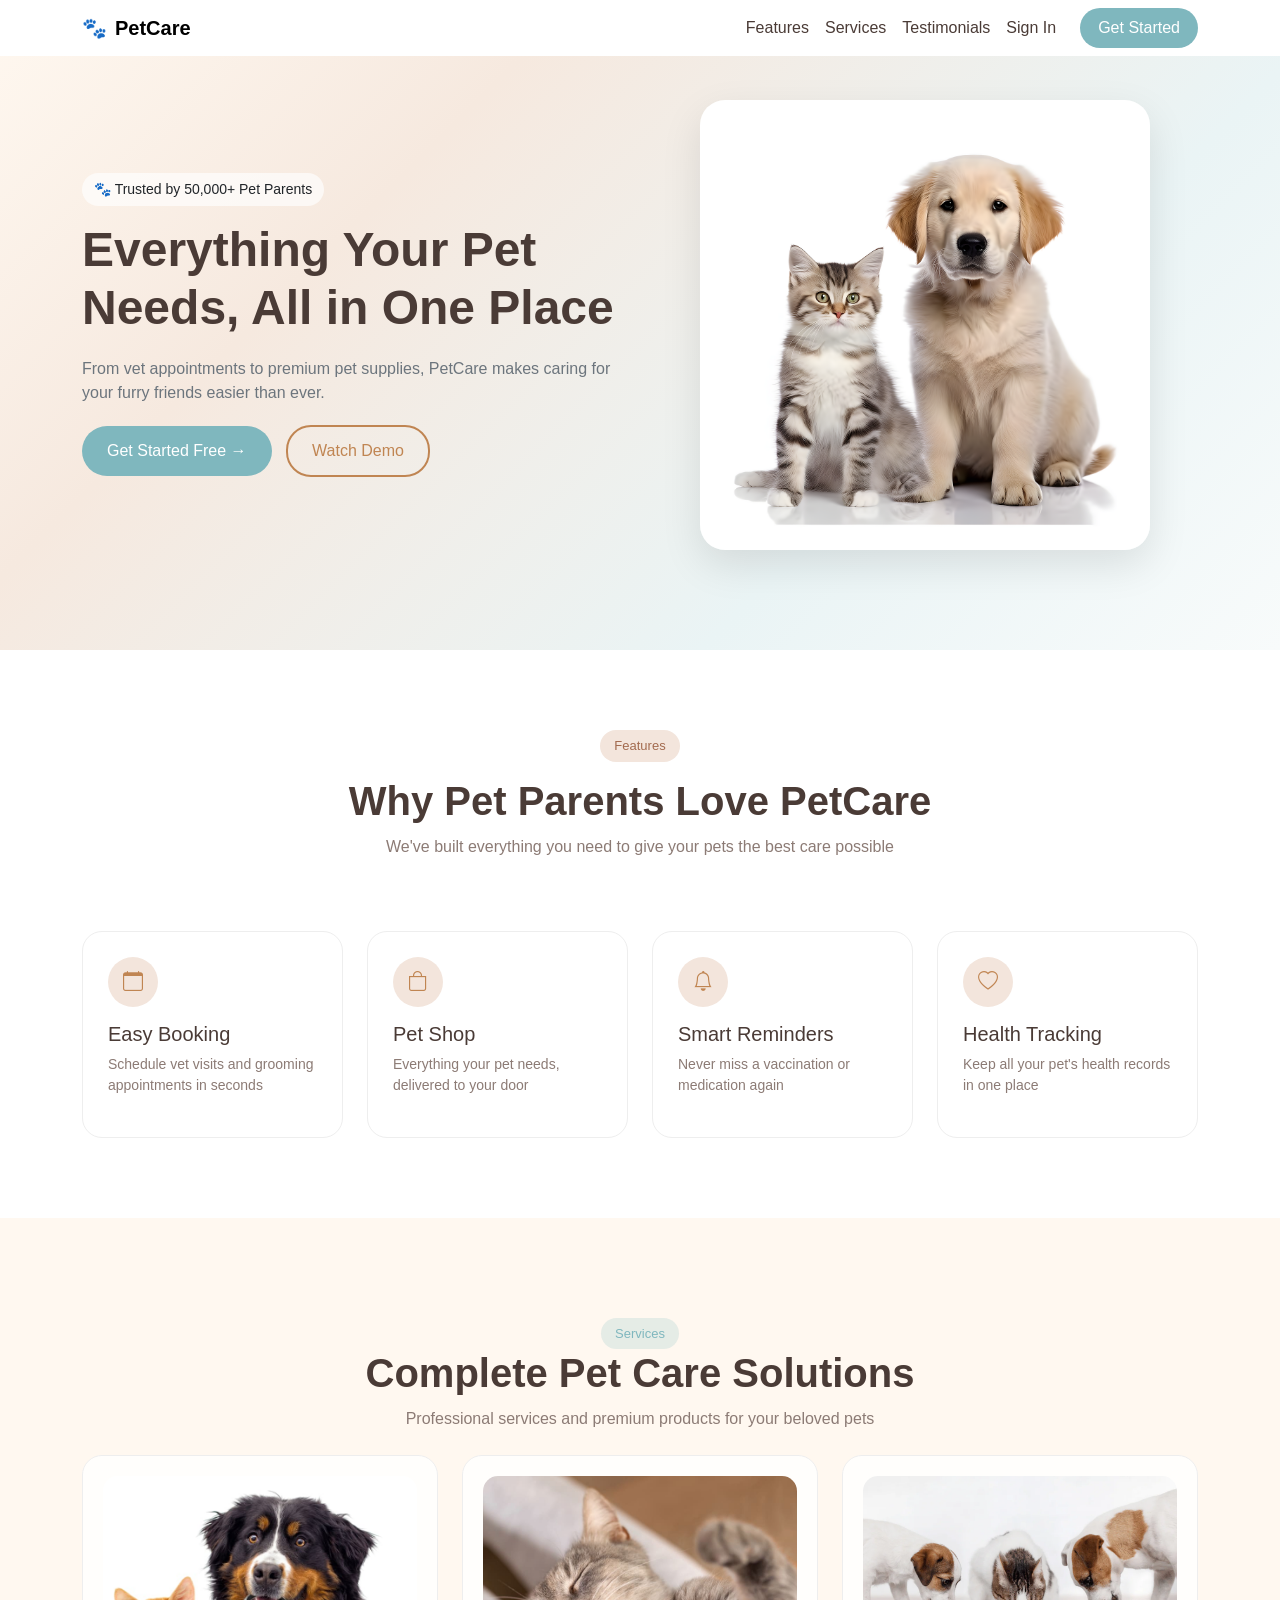
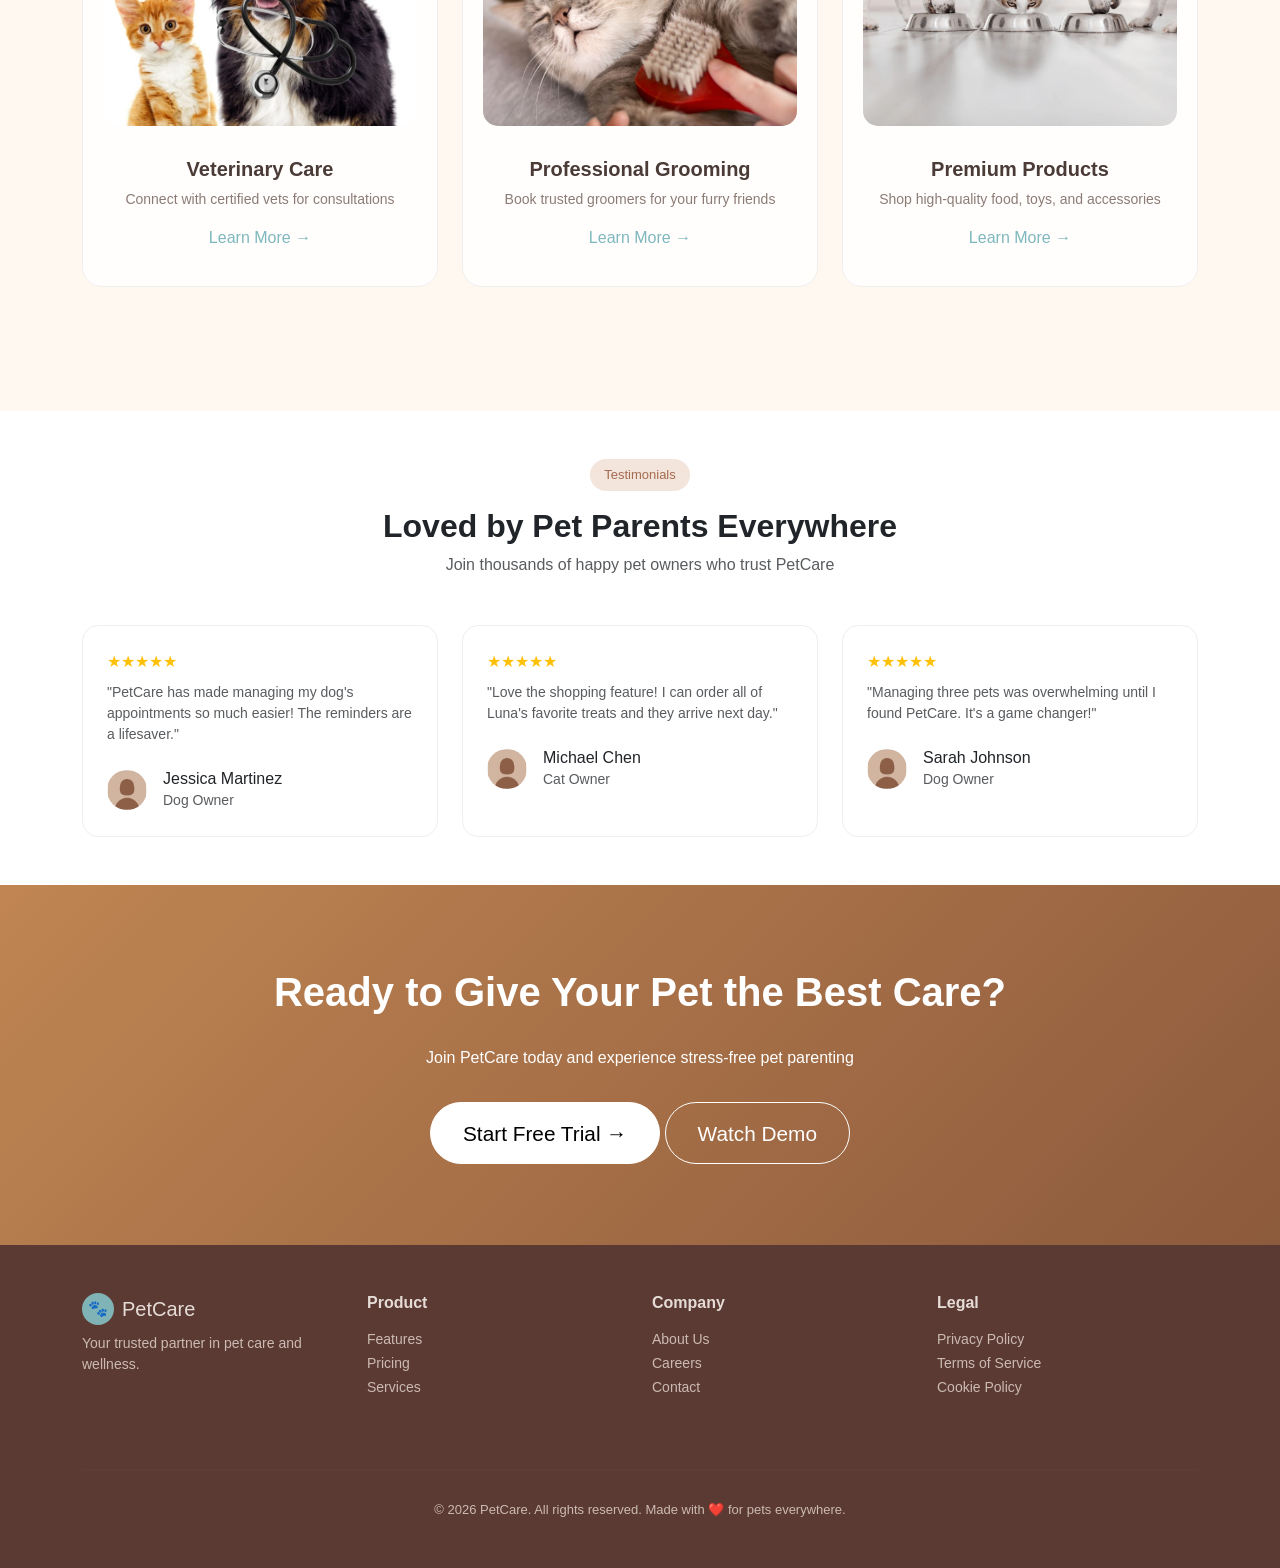
<file: index.html>
<!doctype html>
<html lang="en">
  <head>
    <meta charset="UTF-8" />
    <title>Web Bootstrap</title>

    <!-- Bootstrap 5 CDN -->
    <link href="https://cdn.jsdelivr.net/npm/bootstrap@5.3.0/dist/css/bootstrap.min.css" rel="stylesheet" />
    <!-- Bootstrap Icons -->
    <link rel="stylesheet" href="https://cdn.jsdelivr.net/npm/bootstrap-icons@1.11.3/font/bootstrap-icons.css" />
    <!-- Custom CSS -->
    <link rel="stylesheet" href="style.css" />
  </head>
  <body>
    <!-- NAVBAR -->
    <nav class="navbar navbar-expand-lg navbar-custom fixed-top">
      <div class="container">
        <a class="navbar-brand d-flex align-items-center" href="#">
          <div class="logo-icon me-2">🐾</div>
          <span class="fw-semibold">PetCare</span>
        </a>
        <button class="navbar-toggler" type="button" data-bs-toggle="collapse" data-bs-target="#navbarNav">
          <span class="navbar-toggler-icon"></span>
        </button>
        <div class="collapse navbar-collapse" id="navbarNav">
          <ul class="navbar-nav ms-auto align-items-center">
            <!-- Pengaturan Tombol -->
            <li class="nav-item"><a class="nav-link" href="#features">Features</a></li>
            <li class="nav-item"><a class="nav-link" href="#Service">Services</a></li>
            <li class="nav-item"><a class="nav-link" href="#testimonials">Testimonials</a></li>
            <li class="nav-item"><a class="nav-link" href="login.html">Sign In</a></li>
            <li class="nav-item ms-3">
              <a class="btn btn-get-started" href="register.html">Get Started</a>
            </li>
          </ul>
        </div>
      </div>
    </nav>
    <!-- Akhir Navbar -->

    <!-- HERO -->
    <div class="hero">
      <div class="container">
        <div class="row align-items-center">
          <!-- Kiri -->
          <div class="col-md-6">
            <p class="badge-soft">🐾 Trusted by 50,000+ Pet Parents</p>
            <h1 class="hero-title">Everything Your Pet Needs, All in One Place</h1>
            <p class="hero-text">From vet appointments to premium pet supplies, PetCare makes caring for your furry friends easier than ever.</p>
            <div class="hero-buttons">
              <!-- Pengaturan Tombol  -->
              <a href="register.html" class="btn btn-hero-primary">Get Started Free →</a>
              <a href="demo.html" class="btn btn-hero-outline">Watch Demo</a>
            </div>
          </div>

          <!-- Kanan -->
          <div class="col-md-6 text-center">
            <img src="static/kitten-8061043_1280.png" class="img-fluid hero-img" alt="Kitten" />
          </div>
        </div>
      </div>
    </div>

    <!-- FEATURES -->
    <div id="features" class="features-wrapper">
      <div class="features container text-center">
        <span class="badge-feature">Features</span>

        <h2 class="features-title">Why Pet Parents Love PetCare</h2>

        <p class="features-subtitle">We've built everything you need to give your pets the best care possible</p>

        <div class="row mt-5 g-4">
          <div class="col-md-3">
            <div class="feature-card">
              <div class="icon-box">
                <i class="bi bi-calendar"></i>
              </div>
              <h5>Easy Booking</h5>
              <p>Schedule vet visits and grooming appointments in seconds</p>
            </div>
          </div>

          <div class="col-md-3">
            <div class="feature-card">
              <div class="icon-box">
                <i class="bi bi-bag"></i>
              </div>
              <h5>Pet Shop</h5>
              <p>Everything your pet needs, delivered to your door</p>
            </div>
          </div>

          <div class="col-md-3">
            <div class="feature-card">
              <div class="icon-box">
                <i class="bi bi-bell"></i>
              </div>
              <h5>Smart Reminders</h5>
              <p>Never miss a vaccination or medication again</p>
            </div>
          </div>

          <div class="col-md-3">
            <div class="feature-card">
              <div class="icon-box">
                <i class="bi bi-heart"></i>
              </div>
              <h5>Health Tracking</h5>
              <p>Keep all your pet's health records in one place</p>
            </div>
          </div>
        </div>
      </div>
    </div>
    <!-- Featueres -->

    <!-- Services -->
    <section id="Service" class="service-wrapper">
      <div class="container">
        <div class="text-center mb-4">
          <span class="badge-service">Services</span>
          <h2 class="features-title">Complete Pet Care Solutions</h2>
          <p class="features-subtitle">Professional services and premium products for your beloved pets</p>
        </div>

        <div class="row justify-content-center">
          <div class="col-md-4 mb-4">
            <div class="card service-card">
              <img src="static/image-48679-800.jpg" class="card-img-top" />
              <div class="card-body text-center">
                <h5 class="card-title">Veterinary Care</h5>
                <p class="card-text">Connect with certified vets for consultations</p>
                <!--  Pengaturan Tombol Learn More -->
                <a href="service-detail.html" class="learn-more">Learn More →</a>
              </div>
            </div>
          </div>

          <div class="col-md-4 mb-4">
            <div class="card service-card">
              <img src="static/grooming.jpg" class="card-img-top" />
              <div class="card-body text-center">
                <h5 class="card-title">Professional Grooming</h5>
                <p class="card-text">Book trusted groomers for your furry friends</p>
                <!--  Pengaturan Tombol Learn More -->
                <a href="service-detail.html" class="learn-more">Learn More →</a>
              </div>
            </div>
          </div>

          <div class="col-md-4 mb-4">
            <div class="card service-card">
              <img src="static/the-benefits-of-premium-pet-food-get-set-pet.webp" class="card-img-top" />
              <div class="card-body text-center">
                <h5 class="card-title">Premium Products</h5>
                <p class="card-text">Shop high-quality food, toys, and accessories</p>
                <!--  Pengaturan Tombol Learn More -->
                <a href="service-detail.html" class="learn-more">Learn More →</a>
              </div>
            </div>
          </div>
        </div>
      </div>
    </section>

    <!-- Penilaian -->
    <section id="testimonials" class="testimonials py-5">
      <div class="container text-center">
        <!-- Badge -->
        <span class="badge-feature mb-3 d-inline-block">Testimonials</span>

        <!-- Title -->
        <h2 class="fw-bold mb-2">Loved by Pet Parents Everywhere</h2>
        <p class="text-muted mb-5">Join thousands of happy pet owners who trust PetCare</p>

        <div class="row g-4">
          <!-- Card 1 -->
          <div class="col-md-4">
            <div class="card testi-card h-100">
              <div class="card-body text-start p-4">
                <div class="text-warning mb-2">★★★★★</div>

                <p class="text-muted small">"PetCare has made managing my dog's appointments so much easier! The reminders are a lifesaver."</p>

                <div class="d-flex align-items-center mt-4">
                  <img src="static/dd714720a1ebdd2919ecbb99e6179f75.jpg" class="avatar me-3" />
                  <div>
                    <h6 class="mb-0">Jessica Martinez</h6>
                    <small class="text-muted">Dog Owner</small>
                  </div>
                </div>
              </div>
            </div>
          </div>

          <!-- Card 2 -->
          <div class="col-md-4">
            <div class="card testi-card h-100">
              <div class="card-body text-start p-4">
                <div class="text-warning mb-2">★★★★★</div>

                <p class="text-muted small">"Love the shopping feature! I can order all of Luna's favorite treats and they arrive next day."</p>

                <div class="d-flex align-items-center mt-4">
                  <img src="static/dd714720a1ebdd2919ecbb99e6179f75.jpg" class="avatar me-3" />
                  <div>
                    <h6 class="mb-0">Michael Chen</h6>
                    <small class="text-muted">Cat Owner</small>
                  </div>
                </div>
              </div>
            </div>
          </div>

          <!-- Card 3 -->
          <div class="col-md-4">
            <div class="card testi-card h-100">
              <div class="card-body text-start p-4">
                <div class="text-warning mb-2">★★★★★</div>

                <p class="text-muted small">"Managing three pets was overwhelming until I found PetCare. It's a game changer!"</p>

                <div class="d-flex align-items-center mt-4">
                  <img src="static/dd714720a1ebdd2919ecbb99e6179f75.jpg" class="avatar me-3" />
                  <div>
                    <h6 class="mb-0">Sarah Johnson</h6>
                    <small class="text-muted">Dog Owner</small>
                  </div>
                </div>
              </div>
            </div>
          </div>
        </div>
      </div>
    </section>

    <!-- Petcare join Member -->
    <div class="petcare">
      <h1 class="pet-title">Ready to Give Your Pet the Best Care?</h1>
      <p class="pet-text">Join PetCare today and experience stress-free pet parenting</p>
      <div class="pet-buttons">
        <a href="register.html" class="btn btn-primary btn-lg rounded-pill">Start Free Trial →</a>
        <a href="demo.html" class="btn btn-outline-secondary btn-lg rounded-pill">Watch Demo</a>
      </div>
    </div>

    <!-- Footer -->
    <footer class="footer-dark py-5">
      <div class="container">
        <div class="row">
          <!-- Brand -->
          <div class="col-md-3 mb-4">
            <div class="d-flex align-items-center mb-2">
              <div class="logo-circle me-2">🐾</div>
              <h5 class="mb-0">PetCare</h5>
            </div>
            <p class="footer-desc">Your trusted partner in pet care and wellness.</p>
          </div>

          <!-- Product -->
          <div class="col-md-3 mb-4">
            <h6 class="footer-title">Product</h6>
            <ul class="list-unstyled">
              <li><a href="#">Features</a></li>
              <li><a href="#">Pricing</a></li>
              <li><a href="#">Services</a></li>
            </ul>
          </div>

          <!-- Company -->
          <div class="col-md-3 mb-4">
            <h6 class="footer-title">Company</h6>
            <ul class="list-unstyled">
              <li><a href="#">About Us</a></li>
              <li><a href="#">Careers</a></li>
              <li><a href="#">Contact</a></li>
            </ul>
          </div>

          <!-- Legal -->
          <div class="col-md-3 mb-4">
            <h6 class="footer-title">Legal</h6>
            <ul class="list-unstyled">
              <li><a href="#">Privacy Policy</a></li>
              <li><a href="#">Terms of Service</a></li>
              <li><a href="#">Cookie Policy</a></li>
            </ul>
          </div>
        </div>

        <hr class="footer-line" />

        <div class="text-center footer-bottom">© 2026 PetCare. All rights reserved. Made with ❤️ for pets everywhere.</div>
      </div>
    </footer>

    <!-- Bootstrap JS -->
    <script src="https://cdn.jsdelivr.net/npm/bootstrap@5.3.0/dist/js/bootstrap.bundle.min.js"></script>
  </body>
</html>
</file>
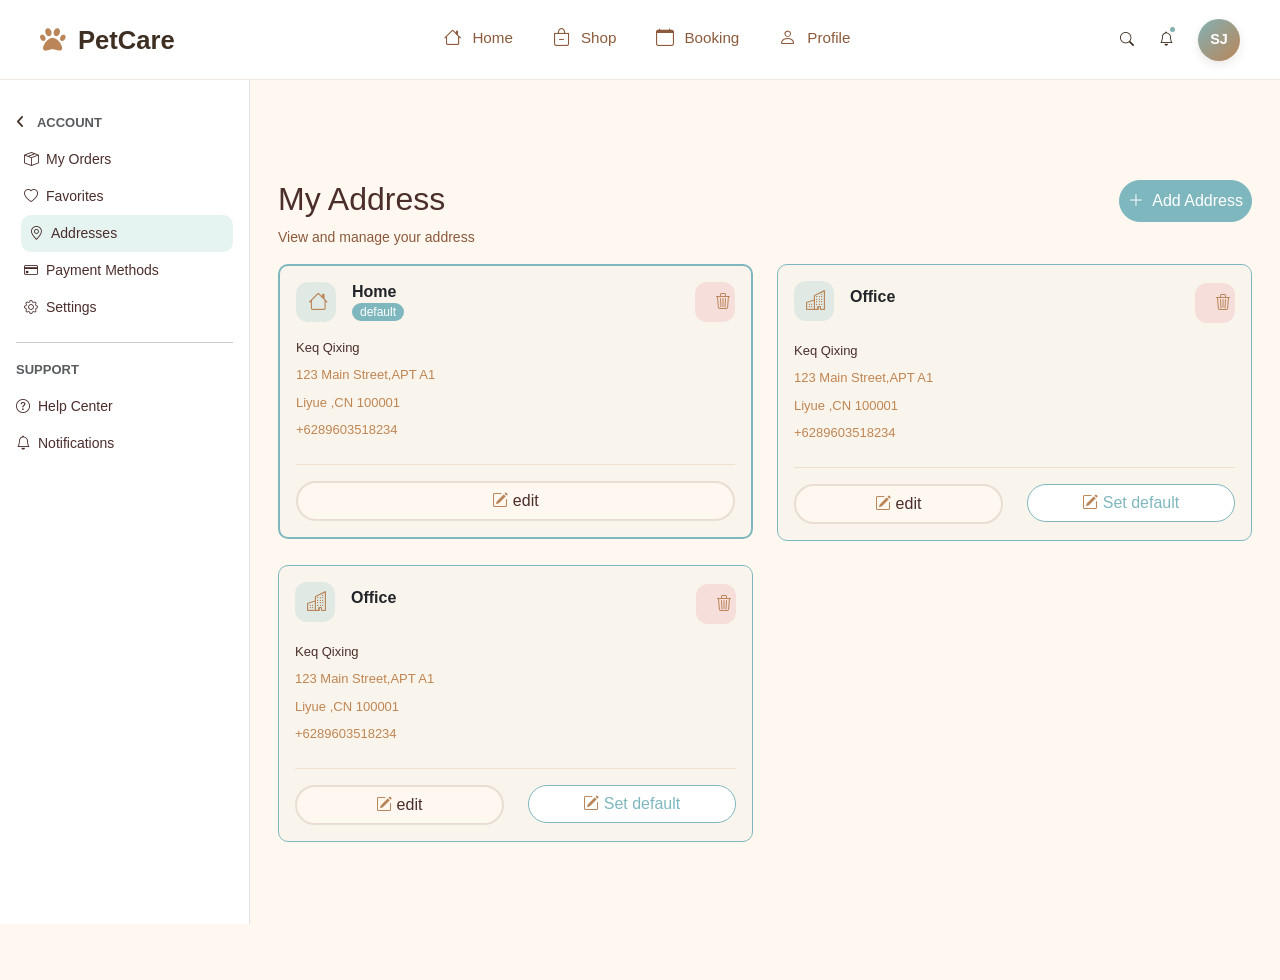
<file: address.html>
<!-- creating order page from figma design using bootstrap 5-->
<!doctype html>
<html lang="en">
  <head>
    <!-- Required meta tags -->
    <meta charset="utf-8" />
    <meta name="viewport" content="width=device-width, initial-scale=1" />
    

    <!-- Bootstrap CSS -->
    <link href="https://cdn.jsdelivr.net/npm/bootstrap@5.0.2/dist/css/bootstrap.min.css" rel="stylesheet" integrity="sha384-EVSTQN3/azprG1Anm3QDgpJLIm9Nao0Yz1ztcQTwFspd3yD65VohhpuuCOmLASjC" crossorigin="anonymous" />
    <link href="https://cdn.jsdelivr.net/npm/bootstrap-icons@1.11.3/font/bootstrap-icons.css" rel="stylesheet">
    <link rel="stylesheet" href="https://cdnjs.cloudflare.com/ajax/libs/font-awesome/6.5.0/css/all.min.css">

    <!-- My CSS-->
    <link rel="stylesheet" href="css/style.css" />
    <title>Address</title>
    <link rel="icon" type="img/png" href="/img/logo.png">
    <style>
      h1 {
        text-align: center;
        color: black;
      }
    </style>
  </head>

  <body style="background-color: #FFF8F0;">
    <!-- Navbar -->
      <header class="top-nav">
        <div class="logo-area">
          <i class="fas fa-paw logo-icon"></i>
          <span class="logo-text">PetCare</span>
        </div>
        <nav class="main-nav">
          <a href="petcaredashboard.html"><i class="bi bi-house"></i> Home</a>
          <a href="petshop.html"><i class="bi bi-bag-dash"></i> Shop</a>
          <a href="booking.html"><i class="bi bi-calendar"></i> Booking</a>
          <a href="Profile.html"><i class="bi bi-person"></i> Profile</a>
        </nav>
        <div class="top-right-actions">
          <i class="bi bi-search"></i>
          <a href="notification.html" class="notification-icon">
            <i class="bi bi-bell"></i>
            <span class="notification-dot"></span>
          </a>
          <div class="profile-avatar">SJ</div>
        </div>
      </header>
<!-- end of navbar-->
 <!-- SIDEBAR -->
<div class="d-flex min-vh-100">
<div class="bg-white border-end position-sticky"
     style="width:250px; top:56px; height:calc(100vh - 56px);">
  
 <!----> <div class="p-3 mt-3">
    <i class="fa-solid fa-angle-left me-2"> </i>
    <small class="text-muted " style="font-size: small;"><strong>ACCOUNT</strong></small>
    <ul class="nav flex-column mt-2 text-dark-brown" style="font-size: 14px;">
      <li class="nav-item d-flex align-items-center item-transition">
        <i class="bi bi-box-seam ms-2"></i>
          <a class="nav-link sidebar-text-color" aria-current="page" href="orders.html" >My Orders</a>
        </li>
        <li class="nav-item d-flex align-items-center item-transition">
          <i class="bi bi-heart ms-2"></i>
          <a class="nav-link sidebar-text-color" href="favorites.html">Favorites</a>
        </li>
        <li class="nav-item d-flex align-items-center menu-active item-focused">
          <i class="bi bi-geo-alt ms-2"></i>
          <a class="nav-link sidebar-text-color " href="#">Addresses</a>
        </li>
        <li class="nav-item d-flex align-items-center item-transition">
          <i class="bi bi-credit-card ms-2"></i>
          <a class="nav-link sidebar-text-color" href="payment.html" tabindex="-1" aria-disabled="true">Payment Methods</a>
        </li>
        <li class="nav-item d-flex align-items-center item-transition">
          <i class="bi bi-gear ms-2"></i>
          <a class="nav-link sidebar-text-color" href="Setting.html">Settings</a>
        </li>
        </ul>

        <hr>

        <small class ="text-muted" style="font-size: small;"><strong>SUPPORT</strong></small>

        <ul class ="nav flex-column mt-2 text-dark-brown">
          <li class = "nav-item d-flex align-items-center item-transition">
            <i class="bi bi-question-circle"></i>
            <a class ="nav-link sidebar-text-color" style="font-size: 14px;" href="helpcenter.html">Help Center</a>
          </li>
          <li class="nav-item d-flex align-items-center item-transition">
            <i class="bi bi-bell"></i>
            <a class ="nav-link sidebar-text-color" style = "font-size: 14px;"href="notification.html">Notifications</a>
          </li>
        </ul>
  </div>

</div>

 <!-- content-->


<!-- MAIN CONTENT -->
<main class = "main-content flex-grow-1 px-3">
    <div class="container ">
          <div class="d-flex align-items-start justify-content-between">
            <div>
        <h2 style="color: #4B2E2B;">My Address</h2>
      <p style="color: #8C5A3C;font-size: 14px;">View and manage your address</p>
      </div>
      
        <div class="btn background-green text-white rounded-pill p-2 ms-3 a"> 
          <i class="bi bi-plus-lg me-2"></i>Add Address</div>
    </div>

      <!--card -->
      <div class="row">
  <div class="col-sm-6 pb-4">
    <div class="card background-brown-with-green-border" style="border-radius: 10px;">
      <div class="card-body">
      

    <div class="d-flex gap-3 justify-content-between align-items-center">
      <div class="d-flex gap-3 align-items-center ">
      <div class="icon-box">
      <i class="bi bi-house fs-5 "></i>
        </div>
      <div>
        <h6 class="mb-0 fw-bold">Home</h6>
        <small class="text-white background-green rounded-pill px-2 " style="font-size: 12px; padding-bottom: 2px; padding-top: 2px;">default</small>
      </div>
      </div>
      <div class="icon-box-red btn">
      <i class="bi bi-trash3 px-2 text-red"></i>
    </div>  
    </div>
     
      <div>
      <ul class="list-unstyled text-brown mb-4 mt-3" style="font-size: small;">
        <li class="text-dark-brown mb-2 mt-2">Keq Qixing</li>
        <li class="mb-2">123 Main Street,APT A1</li>
        <li class="mb-2">Liyue ,CN 100001</li>
        <li >+6289603518234</li>
      </ul>
     </div>
      
  
  <hr class="w-100 text-brown" style="opacity: 0.2;">
  <div class="btn w-100 rounded-pill border-brown background-light-brown"> 
    <i class="bi bi-pencil-square text-dark-brown"></i>
    <span class="text-dark-brown">edit</span>
  </div>
      </div>
    </div>
  </div>
   <div class="col-sm-6 pb-4">
    <div class="card background-little-bit-light-brown" style="border-radius: 10px;">
      <div class="card-body">
   
    
    <div class="d-flex gap-3 justify-content-between align-items-center">
      <div class="d-flex gap-3 align-items-center mb-1">
      <div class="icon-box">
      <i class="bi bi-buildings fs-5"></i>
        </div>
      <div>
        <h6 class=" fw-bold">Office</h6>
      </div>
      </div>
      <div class="icon-box-red btn  ">
      <i class="bi bi-trash3 px-2 text-red "></i>
      </div>
      </div>
    
      <div>
        <ul class="list-unstyled text-brown mb-4 mt-3" style="font-size: small;">
        <li class="text-dark-brown mb-2 mt-2">Keq Qixing</li>
        <li class="mb-2">123 Main Street,APT A1</li>
        <li class="mb-2">Liyue ,CN 100001</li>
        <li >+6289603518234</li>
      </ul>
     </div>
      
  
  <hr class=" text-brown" style="opacity: 0.2;">
  <div class="row ">
    <div class="col-sm-6">
  <div class="btn w-100 rounded-pill border-brown background-light-brown"> 
    <i class="bi bi-pencil-square text-dark-brown"></i>
    <span class="text-dark-brown">edit</span>
    </div>
  </div>
      <div class="col-sm-6">
  <div class="btn w-100 rounded-pill button-green font-green "> 
    <i class="bi bi-pencil-square "></i>
    Set default
    </div>
  </div>

  </div>
  
  
      </div>
    </div>
  </div>
     <div class="col-sm-6">
    <div class="card background-little-bit-light-brown" style="border-radius: 10px;">
      <div class="card-body">
   
    
    <div class="d-flex gap-3 justify-content-between align-items-center">
      <div class="d-flex gap-3 align-items-center mb-1">
      <div class="icon-box">
      <i class="bi bi-buildings fs-5"></i>
        </div>
      <div>
        <h6 class=" fw-bold">Office</h6>
      </div>
      </div>
      <div class="icon-box-red btn  ">
      <i class="bi bi-trash3 px-2 text-red "></i>
      </div>
      </div>
    
      <div>
        <ul class="list-unstyled text-brown mb-4 mt-3" style="font-size: small;">
        <li class="text-dark-brown mb-2 mt-2">Keq Qixing</li>
        <li class="mb-2">123 Main Street,APT A1</li>
        <li class="mb-2">Liyue ,CN 100001</li>
        <li >+6289603518234</li>
      </ul>
     </div>
      
  
  <hr class=" text-brown" style="opacity: 0.2;">
  <div class="row ">
    <div class="col-sm-6">
  <div class="btn w-100 rounded-pill border-brown background-light-brown"> 
    <i class="bi bi-pencil-square text-dark-brown"></i>
    <span class="text-dark-brown">edit</span>
    </div>
  </div>
      <div class="col-sm-6">
  <div class="btn w-100 rounded-pill button-green font-green "> 
    <i class="bi bi-pencil-square "></i>
    Set default
    </div>
  </div>

  </div>
  
  
      </div>
    </div>
  </div>
  
</div>
    </div>
    

</main>
 <!--end of content-->     

<script src="https://cdn.jsdelivr.net/npm/bootstrap@5.0.2/dist/js/bootstrap.bundle.min.js" integrity="sha384-MrcW6ZMFYlzcLA8Nl+NtUVF0sA7MsXsP1UyJoMp4YLEuNSfAP+JcXn/tWtIaxVXM" crossorigin="anonymous"></script>
  </body>
</file>
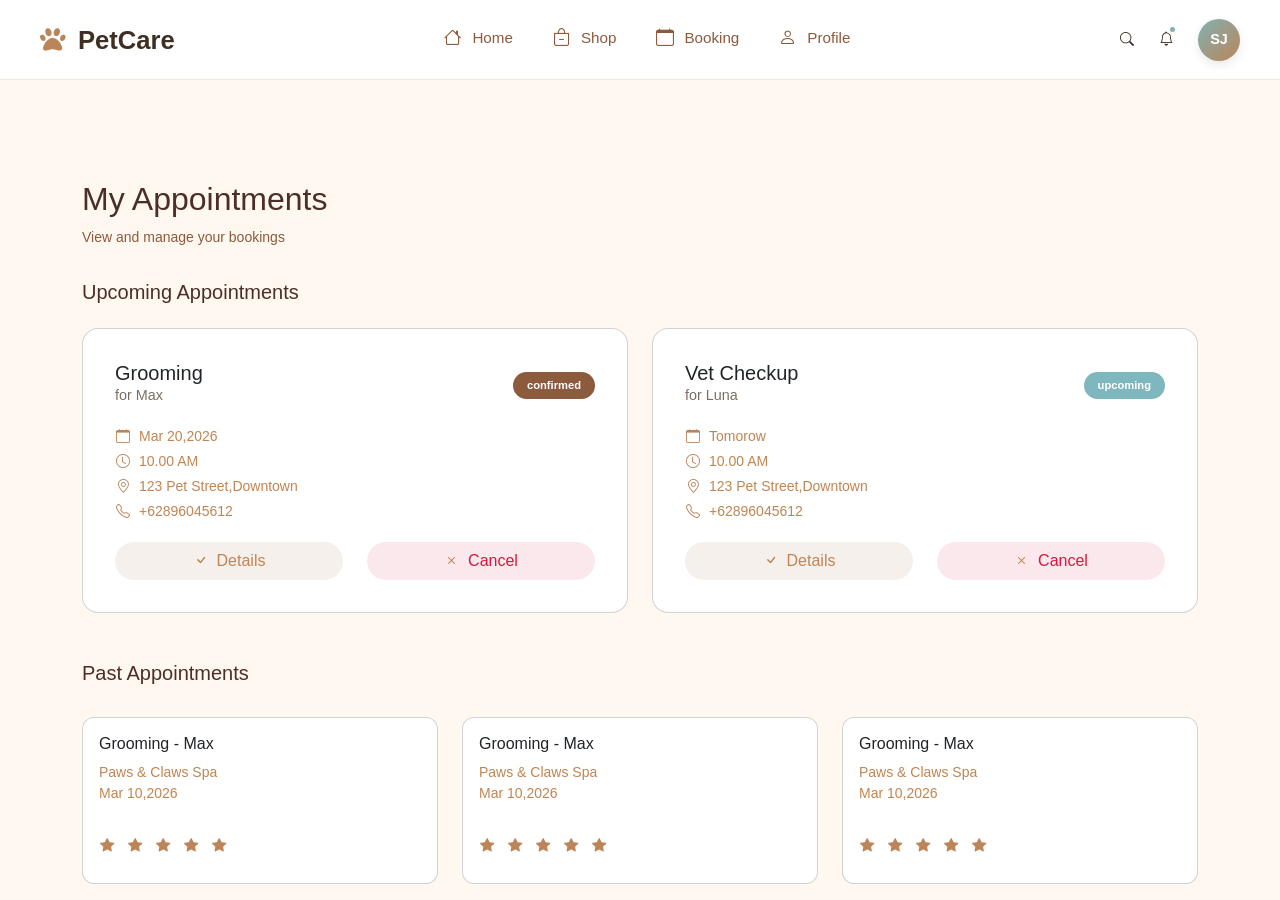
<file: appointments.html>
<!-- creating order page from figma design using bootstrap 5-->
<!doctype html>
<html lang="en">
  <head>
    <!-- Required meta tags -->
    <meta charset="utf-8" />
    <meta name="viewport" content="width=device-width, initial-scale=1" />
    

    <!-- Bootstrap CSS -->
    <link href="https://cdn.jsdelivr.net/npm/bootstrap@5.0.2/dist/css/bootstrap.min.css" rel="stylesheet" integrity="sha384-EVSTQN3/azprG1Anm3QDgpJLIm9Nao0Yz1ztcQTwFspd3yD65VohhpuuCOmLASjC" crossorigin="anonymous" />
    <link href="https://cdn.jsdelivr.net/npm/bootstrap-icons@1.11.3/font/bootstrap-icons.css" rel="stylesheet">
    <link rel="stylesheet" href="https://cdnjs.cloudflare.com/ajax/libs/font-awesome/6.5.0/css/all.min.css">
    <!-- My CSS-->
    <link rel="stylesheet" href="css/style.css" />
    <title>CV Saya</title>
    <link rel="icon" type="img/png" href="/img/logo.png">
    <style>
      h1 {
        text-align: center;
        color: black;
      }
    </style>
  </head>

  <body style="background-color: #FFF8F0;">
    <!-- Navbar -->
      <header class="top-nav">
        <div class="logo-area">
          <i class="fas fa-paw logo-icon"></i>
          <span class="logo-text">PetCare</span>
        </div>
        <nav class="main-nav">
          <a href="petcaredashboard.html"><i class="bi bi-house"></i> Home</a>
          <a href="petshop.html"><i class="bi bi-bag-dash"></i> Shop</a>
          <a href="booking.html"><i class="bi bi-calendar"></i> Booking</a>
          <a href="Profile.html"><i class="bi bi-person"></i> Profile</a>
        </nav>
        <div class="top-right-actions">
          <i class="bi bi-search"></i>
          <div class="notification-icon">
            <i class="bi bi-bell"></i>
            <span class="notification-dot"></span>
          </div>
          <div class="profile-avatar">SJ</div>
        </div>
      </header>
<!-- end of navbar-->
 <!-- content-->


<!-- MAIN CONTENT -->
<main class="main-content">

  <div class="container">
   
      <h2 style="color: #4B2E2B;">My Appointments</h2>
      <p style="color: #8C5A3C;font-size: 14px;">View and manage your bookings</p>
      <h5 class="pt-3 pb-3" style="color: #4B2E2B;">Upcoming Appointments</h5>
<!-- card-->
      <div class="row">
  <div class="col-sm-6">
    <div class="card p-3" style="border-radius: 16px;">
      <div class="card-body">
        <div class="d-flex justify-content-between align-items-center">
        <div>
        <h5 class="card-title mb-0">Grooming</h5>
        <p class="card-text mb-1">for Max</p>
       </div>
       
        <span class="badge pt-2 pb-2 rounded-pill background-brown">
      Confirmed
    </span>
    </div>
      <div class="mt-3" style="padding-bottom: 20px;">
    
    <ul class="mb-0 text-brown list-unstyled">
        
      <li class="pb-1 d-flex align-items-center">
        <i class="bi bi-calendar me-2"></i>
        <span>Mar 20,2026</span>
      </li>
     <li class="pb-1 d-flex align-items-center">
        <i class="bi bi-clock me-2"></i>
        <span>10.00 AM</span>
    </li>
      <li class="pb-1 d-flex align-items-center">
        <i class="bi bi-geo-alt me-2"></i>
        <span>123 Pet Street,Downtown</span>
    </li>
      <li class="d-flex align-items-center">
        <i class="bi bi-telephone me-2"></i>
        <span>+62896045612</span>
    </li>
    </ul>
  </div>

  <div class="row">
    <div class="col" >
        
    <a href="" class="btn text-brown w-100 rounded-pill d-flex align-items-center justify-content-center gap-2" style="background-color: #F5F0EC;"> 
        <i class="bi bi-check fs-6"></i>
        <span>Details</span>
    </a>
    </div>
    <div class="col">
    <a href="" class="btn text-red w-100 rounded-pill d-flex align-items-center justify-content-center gap-2" style="background-color: #FBE8EC;"> 
        <i class="bi bi-x fs-6"></i>
        <span>Cancel</span>
    </a>
    </div>
  </div>
  </div>
      
    </div>
  </div>
  <div class="col-sm-6">
       <div class="card p-3" style="border-radius: 16px;">
      <div class="card-body">
        <div class="d-flex justify-content-between align-items-center">
        <div>
        <h5 class="card-title mb-0">Vet Checkup</h5>
        <p class="card-text mb-1">for Luna</p>
       </div>
       
        <span class="badge pt-2 pb-2 rounded-pill background-green">
      Upcoming
    </span>
    </div>
      <div class="mt-3" style="padding-bottom: 20px;">
    
    <ul class="mb-0 text-brown list-unstyled">
        
      <li class="pb-1 d-flex align-items-center">
        <i class="bi bi-calendar me-2"></i>
        <span>Tomorow</span>
      </li>
     <li class="pb-1 d-flex align-items-center">
        <i class="bi bi-clock me-2"></i>
        <span>10.00 AM</span>
    </li>
      <li class="pb-1 d-flex align-items-center">
        <i class="bi bi-geo-alt me-2"></i>
        <span>123 Pet Street,Downtown</span>
    </li>
      <li class="d-flex align-items-center">
        <i class="bi bi-telephone me-2"></i>
        <span>+62896045612</span>
    </li>
    </ul>
  </div>

  <div class="row">
    <div class="col-sm-6 ">
     <a href="" class="btn text-brown w-100 rounded-pill d-flex align-items-center justify-content-center gap-2" style="background-color: #F5F0EC;"> 
        <i class="bi bi-check fs-6"></i>
        <span>Details</span>
    </a>
    </div>
    <div class="col">
    <a href="" class="btn text-red w-100 rounded-pill d-flex align-items-center justify-content-center gap-2" style="background-color: #FBE8EC;"> 
        <i class="bi bi-x fs-6"></i>
        <span>Cancel</span>
    </a>
  </div>
  </div>
      
    </div>
</div>
</div>
</div>
<h5 class="pt-3 pb-3 pt-5" style="color: #4B2E2B;">Past Appointments</h5>
<div class="row pt-2">
  <div class="col-sm-4">
    <div class="card"style="border-radius: 12px;">
      <div class="card-body d-flex flex-column ">
        <h6 class="card-title">Grooming - Max</h6>
       <ul class="text-brown list-unstyled">
        <li> Paws & Claws Spa</li>
        <li>Mar 10,2026</li>
       </ul>
       <div >
        <p class="pt-3 mt-auto" style="color: #FDC700;"><i class="bi bi-star-fill"></i><i class="bi bi-star-fill"></i><i class="bi bi-star-fill"></i><i class="bi bi-star-fill"></i><i class="bi bi-star-fill"></i></p>

       </div>
      </div>
    </div>
  </div>
  <div class="col-sm-4">
     <div class="card"style="border-radius: 12px;">
      <div class="card-body d-flex flex-column ">
        <h6 class="card-title">Grooming - Max</h6>
       <ul class="text-brown list-unstyled">
        <li> Paws & Claws Spa</li>
        <li>Mar 10,2026</li>
       </ul>
       <div >
        <p class="pt-3 mt-auto" style="color: #FDC700;"><i class="bi bi-star-fill"></i><i class="bi bi-star-fill"></i><i class="bi bi-star-fill"></i><i class="bi bi-star-fill"></i><i class="bi bi-star-fill"></i></p>

       </div>
      </div>
    </div>
  </div>
  <div class="col-sm-4">
    <div class="card"style="border-radius: 12px;">
      <div class="card-body d-flex flex-column ">
        <h6 class="card-title">Grooming - Max</h6>
       <ul class="text-brown list-unstyled">
        <li> Paws & Claws Spa</li>
        <li>Mar 10,2026</li>
       </ul>
       <div >
        <p class="pt-3 mt-auto" style="color: #FDC700;"><i class="bi bi-star-fill"></i><i class="bi bi-star-fill"></i><i class="bi bi-star-fill"></i><i class="bi bi-star-fill"></i><i class="bi bi-star-fill"></i></p>

       </div>
      </div>
    </div>
  </div>
</div>
</div>

</main>
 <!--end of content-->     

<script src="https://cdn.jsdelivr.net/npm/bootstrap@5.0.2/dist/js/bootstrap.bundle.min.js" integrity="sha384-MrcW6ZMFYlzcLA8Nl+NtUVF0sA7MsXsP1UyJoMp4YLEuNSfAP+JcXn/tWtIaxVXM" crossorigin="anonymous"></script>
  </body>
</file>
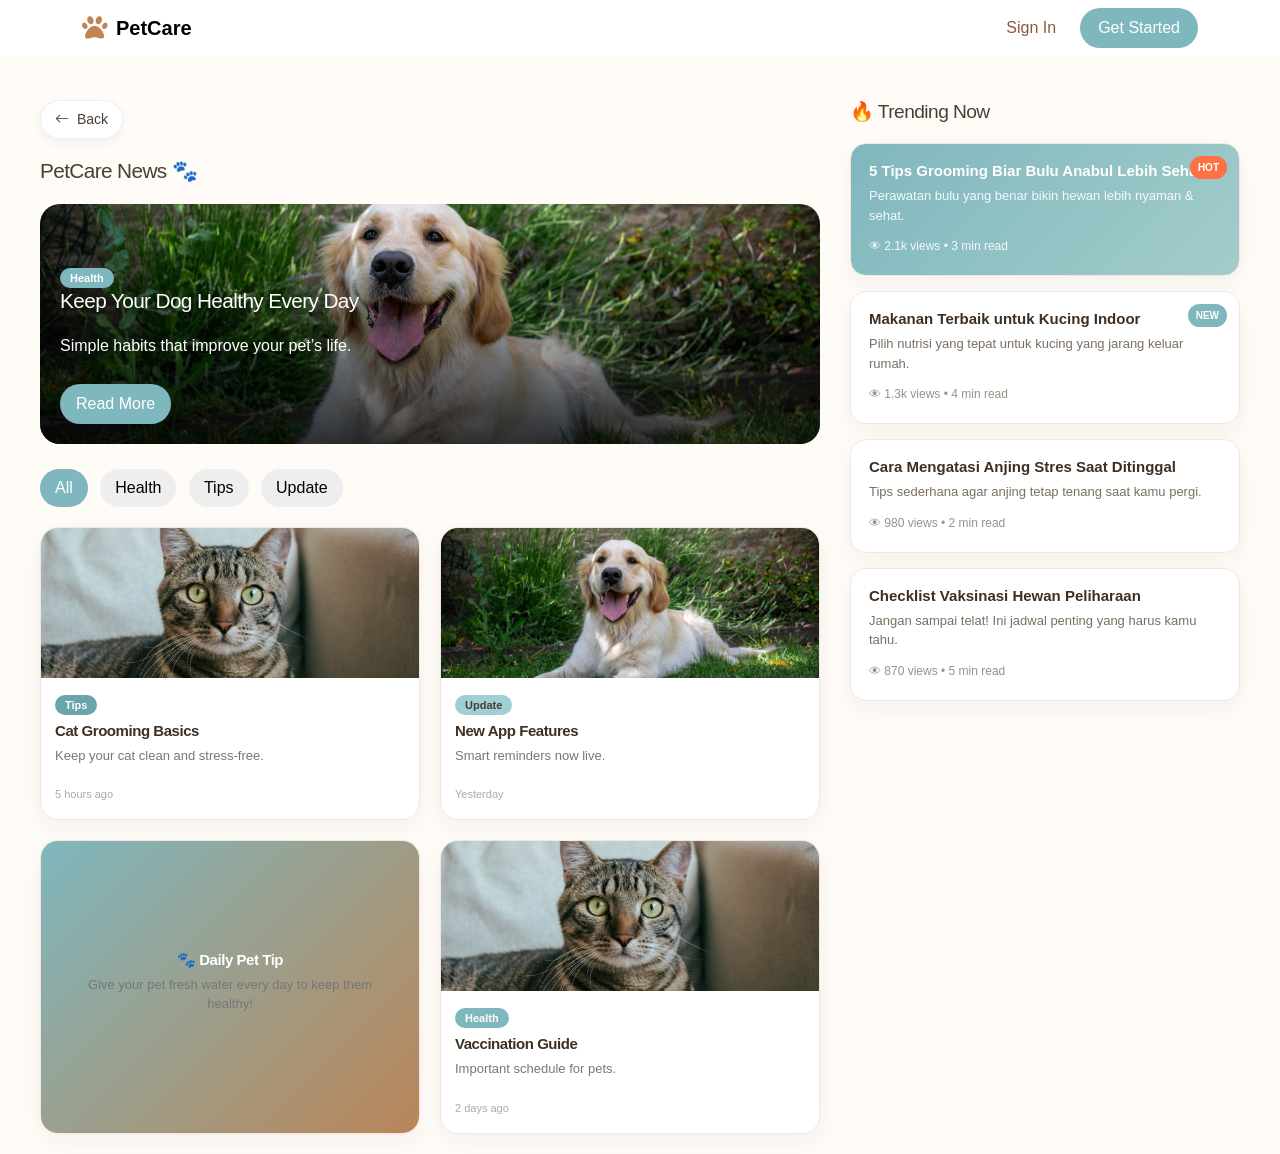
<file: berita.html>
<!doctype html>
<html lang="en">
  <head>
    <meta charset="UTF-8" />
    <meta name="viewport" content="width=device-width, initial-scale=1.0" />
    <title>News - PetCare</title>

    <!-- ICON -->
    <link href="https://cdn.jsdelivr.net/npm/bootstrap-icons@1.11.3/font/bootstrap-icons.css" rel="stylesheet" />
    <link href="https://cdnjs.cloudflare.com/ajax/libs/font-awesome/6.5.0/css/all.min.css" rel="stylesheet" />
    <link href="https://cdn.jsdelivr.net/npm/bootstrap@5.3.0/dist/css/bootstrap.min.css" rel="stylesheet" />

    <!-- CSS -->
    <link rel="stylesheet" href="css/petcarehome.css" />
    <link rel="stylesheet" href="css/dashboard.css" />
    <link rel="stylesheet" href="css/berita.css" />
  </head>

  <body>
    <div class="dashboard-container">
      <!-- NAVBAR -->
      <!-- NAVBAR -->
      <nav class="navbar navbar-expand-lg navbar-custom fixed-top">
        <div class="container">
          <a class="navbar-brand d-flex align-items-center" href="#">
            <div class="fas fa-paw logo-icon me-2"></div>
            <span class="fw-semibold">PetCare</span>
          </a>
          <button class="navbar-toggler" type="button" data-bs-toggle="collapse" data-bs-target="#navbarNav">
            <span class="navbar-toggler-icon"></span>
          </button>
          <div class="collapse navbar-collapse" id="navbarNav">
            <ul class="navbar-nav ms-auto align-items-center">
              <!-- Pengaturan Tombol -->
              <li class="nav-item"><a class="nav-link" href="login.html">Sign In</a></li>
              <li class="nav-item ms-3">
                <a class="btn btn-get-started" href="signup.html">Get Started</a>
              </li>
            </ul>
          </div>
        </div>
      </nav>
      <!-- Akhir Navbar -->

      <!-- MAIN -->
      <main class="main-content">
        <div class="main-column">
          <div class="back-btn" onclick="goBack()">
            <i class="bi bi-arrow-left"></i>
            <span>Back</span>
          </div>
          <h2>PetCare News 🐾</h2>

          <!-- FEATURED -->
          <div class="featured-news">
            <img src="image/dog.jpg" alt="Dog Health" />
            <div class="overlay">
              <span class="tag health">Health</span>
              <h2>Keep Your Dog Healthy Every Day</h2>
              <p>Simple habits that improve your pet’s life.</p>
              <button type="button" class="read-btn">Read More</button>
            </div>
          </div>

          <!-- FILTER -->
          <div class="news-filter">
            <button class="filter-btn active" data-filter="all">All</button>
            <button class="filter-btn" data-filter="health">Health</button>
            <button class="filter-btn" data-filter="tips">Tips</button>
            <button class="filter-btn" data-filter="update">Update</button>
          </div>

          <!-- GRID -->
          <div class="news-grid">
            <div class="news-card" data-category="tips">
              <img src="image/cat.jpg" alt="Cat Grooming" />
              <div class="content">
                <span class="tag tips">Tips</span>
                <h3>Cat Grooming Basics</h3>
                <p>Keep your cat clean and stress-free.</p>
                <span class="time">5 hours ago</span>
              </div>
            </div>

            <div class="news-card" data-category="health">
              <img src="image/dog.jpg" alt="App Update" />
              <div class="content">
                <span class="tag update">Update</span>
                <h3>New App Features</h3>
                <p>Smart reminders now live.</p>
                <span class="time">Yesterday</span>
              </div>
            </div>

            <div class="news-card highlight" data-category="all">
              <div class="content">
                <h3>🐾 Daily Pet Tip</h3>
                <p>Give your pet fresh water every day to keep them healthy!</p>
              </div>
            </div>

            <div class="news-card">
              <img src="image/cat.jpg" alt="Vaccination" />
              <div class="content">
                <span class="tag health">Health</span>
                <h3>Vaccination Guide</h3>
                <p>Important schedule for pets.</p>
                <span class="time">2 days ago</span>
              </div>
            </div>
          </div>
        </div>

        <!-- SIDEBAR -->
        <aside class="sidebar-column">
          <section class="sidebar-section">
            <h2>🔥 Trending Now</h2>

            <div class="trending-list">
              <div class="trend-card hot">
                <span class="trend-tag">HOT</span>
                <h4>5 Tips Grooming Biar Bulu Anabul Lebih Sehat</h4>
                <p>Perawatan bulu yang benar bikin hewan lebih nyaman & sehat.</p>
                <span class="trend-meta">👁 2.1k views • 3 min read</span>
              </div>

              <div class="trend-card">
                <span class="trend-tag new">NEW</span>
                <h4>Makanan Terbaik untuk Kucing Indoor</h4>
                <p>Pilih nutrisi yang tepat untuk kucing yang jarang keluar rumah.</p>
                <span class="trend-meta">👁 1.3k views • 4 min read</span>
              </div>

              <div class="trend-card">
                <h4>Cara Mengatasi Anjing Stres Saat Ditinggal</h4>
                <p>Tips sederhana agar anjing tetap tenang saat kamu pergi.</p>
                <span class="trend-meta">👁 980 views • 2 min read</span>
              </div>

              <div class="trend-card">
                <h4>Checklist Vaksinasi Hewan Peliharaan</h4>
                <p>Jangan sampai telat! Ini jadwal penting yang harus kamu tahu.</p>
                <span class="trend-meta">👁 870 views • 5 min read</span>
              </div>
            </div>
          </section>
        </aside>
      </main>
    </div>

    <!-- SCRIPT BACK -->
    <script>
      // BACK BUTTON
      function goBack() {
        if (window.history.length > 1) {
          window.history.back();
        } else {
          window.location.href = "petcaredashboard.html";
        }
      }

      // FILTER NEWS
      const filterButtons = document.querySelectorAll(".filter-btn");
      const cards = document.querySelectorAll(".news-card");

      filterButtons.forEach((button) => {
        button.addEventListener("click", () => {
          // ubah tombol active
          filterButtons.forEach((btn) => btn.classList.remove("active"));
          button.classList.add("active");

          const filter = button.getAttribute("data-filter");

          cards.forEach((card) => {
            const category = card.getAttribute("data-category");

            if (filter === "all" || category === filter) {
              card.style.display = "block";
            } else {
              card.style.display = "none";
            }
          });
        });
      });
    </script>
  </body>
</html>
</file>
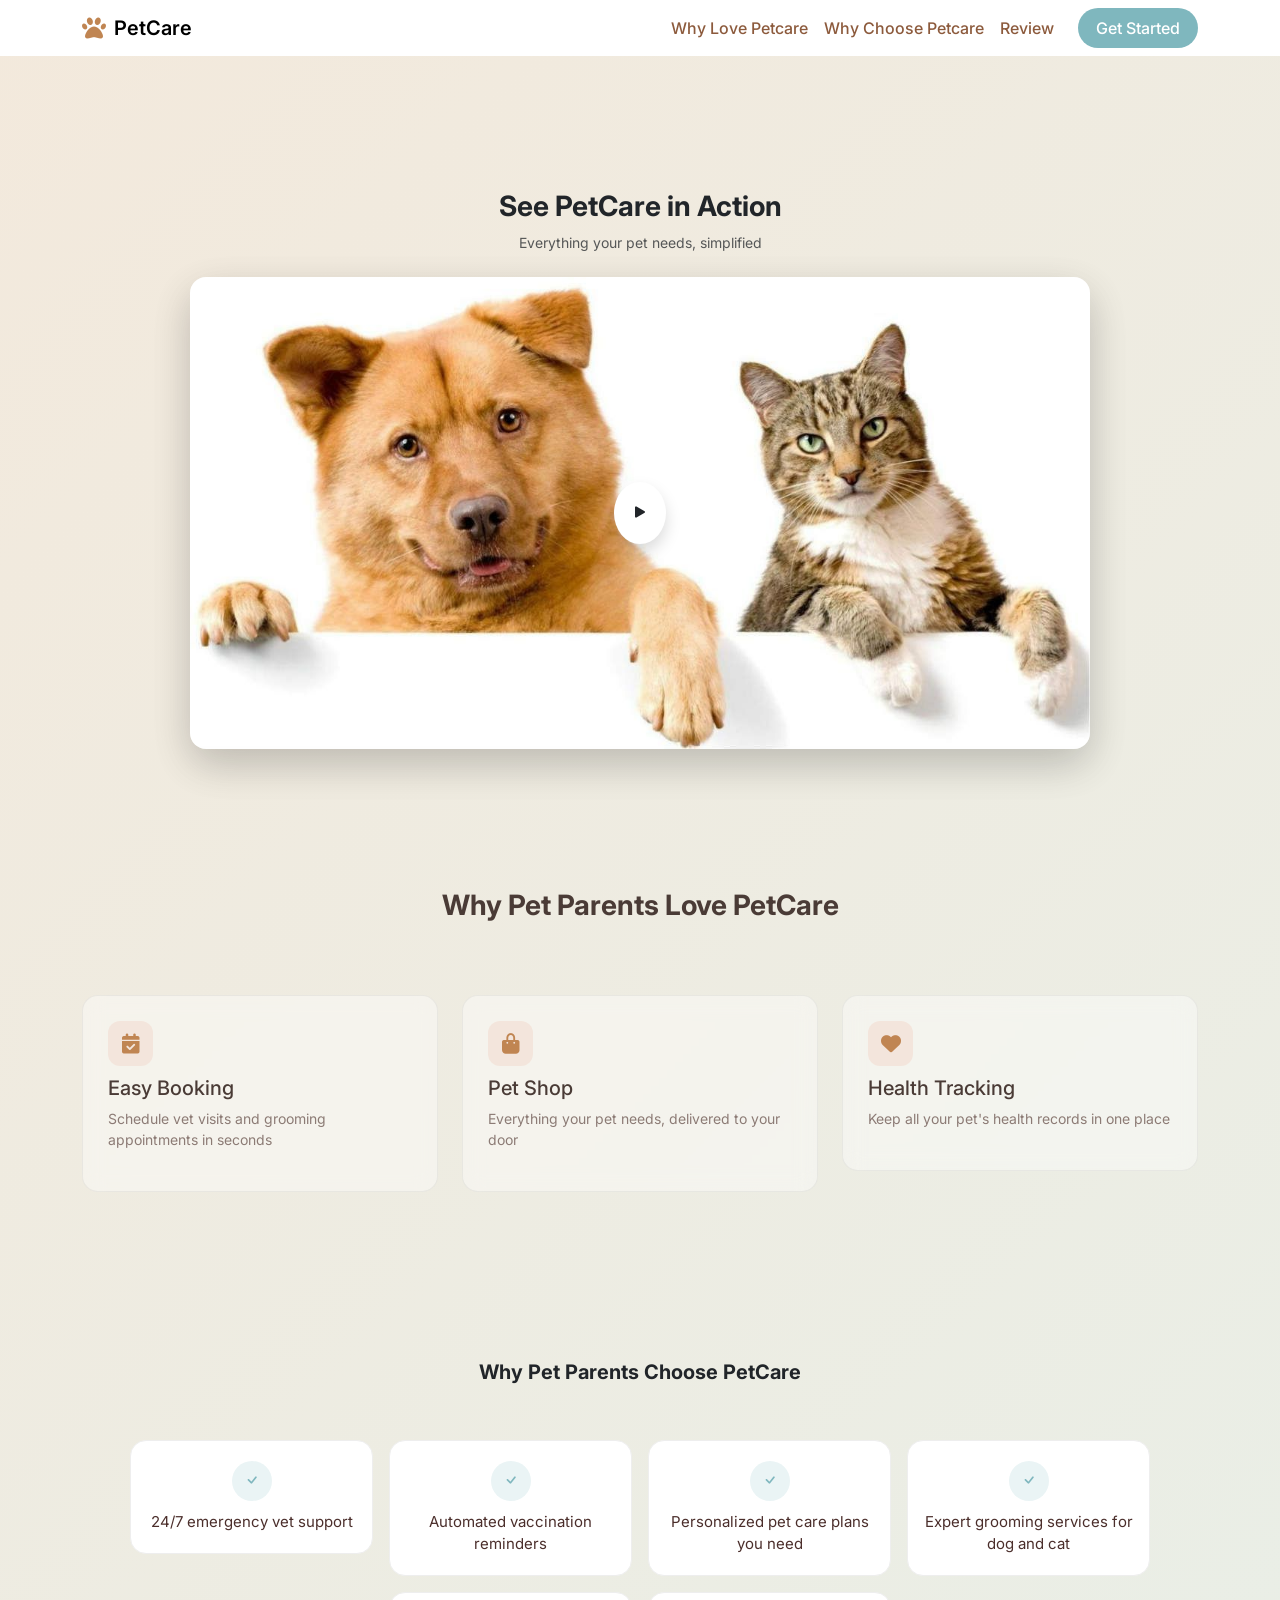
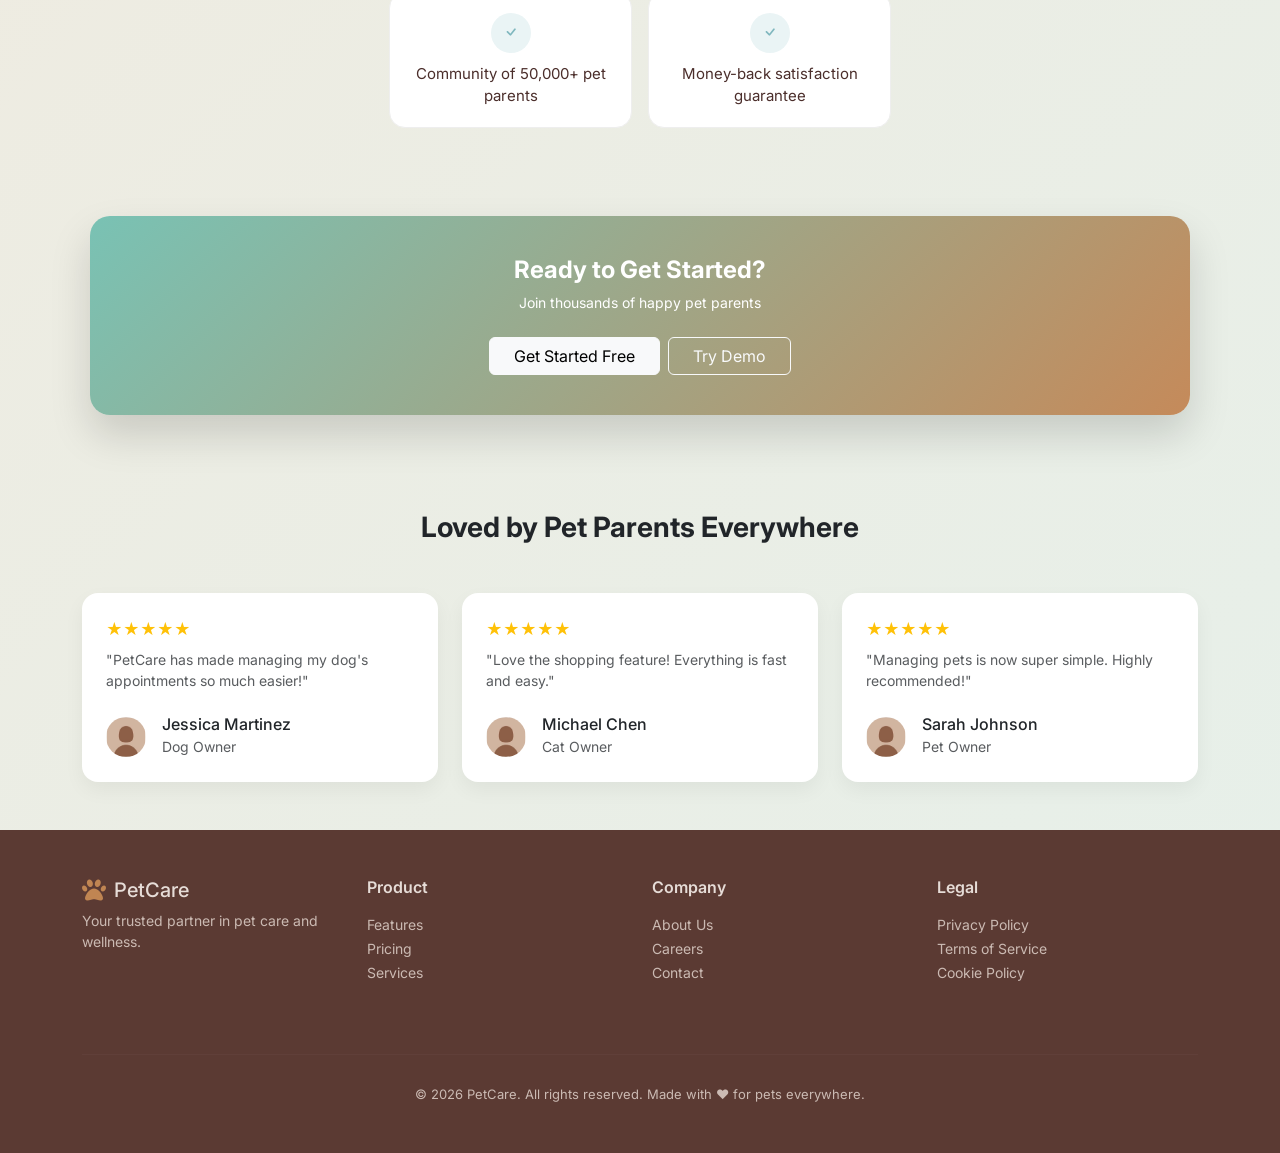
<file: demo.html>
<!doctype html>
<html lang="en">
  <head>
    <meta charset="UTF-8" />
    <meta name="viewport" content="width=device-width, initial-scale=1.0" />
    <title>PetCare</title>

    <!-- Bootstrap -->
    <link href="https://cdn.jsdelivr.net/npm/bootstrap@5.3.0/dist/css/bootstrap.min.css" rel="stylesheet" />

    <!-- Font -->
    <link href="https://fonts.googleapis.com/css2?family=Inter:wght@400;600;700&display=swap" rel="stylesheet" />

    <!-- Icons -->
    <link href="https://cdn.jsdelivr.net/npm/bootstrap-icons@1.11.3/font/bootstrap-icons.css" rel="stylesheet" />
    <link rel="stylesheet" href="https://cdnjs.cloudflare.com/ajax/libs/font-awesome/6.5.1/css/all.min.css" />

    <!-- CSS utama -->
    <link rel="stylesheet" href="css/petcarehome.css" />
    <link rel="stylesheet" href="css/demo.css" />
    <style>
      body {
        font-family: "Inter", sans-serif;
      }
    </style>
  </head>

  <body class="petcare-page">
    <nav class="navbar navbar-expand-lg navbar-custom fixed-top">
      <div class="container">
        <a class="navbar-brand d-flex align-items-center" href="petcarehome.html">
          <div class="fas fa-paw logo-icon me-2"></div>
          <span class="fw-semibold">PetCare</span>
        </a>
        <button class="navbar-toggler" type="button" data-bs-toggle="collapse" data-bs-target="#navbarNav">
          <span class="navbar-toggler-icon"></span>
        </button>
        <div class="collapse navbar-collapse" id="navbarNav">
          <ul class="navbar-nav ms-auto align-items-center">
            <li class="nav-item"><a class="nav-link" href="#features">Why Love Petcare</a></li>
            <li class="nav-item"><a class="nav-link" href="#services">Why Choose Petcare</a></li>
            <li class="nav-item"><a class="nav-link" href="#testimonials">Review</a></li>
            <li class="nav-item ms-3">
              <a class="btn btn-get-started" href="signup.html">Get Started</a>
            </li>
          </ul>
        </div>
      </div>
    </nav>
    <!-- Akhir Navbar -->

    <!-- Hero -->
    <section class="hero-demo text-center">
      <div class="container">
        <h2 class="fw-bold mb-2">See PetCare in Action</h2>
        <p class="text-muted mb-4">Everything your pet needs, simplified</p>

        <div class="hero-wrapper mx-auto">
          <div class="hero-img position-relative">
            <img src="image/Pet.jpeg" class="img-fluid w-100 rounded-4" />

            <div class="position-absolute top-50 start-50 translate-middle bg-white rounded-circle p-3 shadow">
              <i class="bi bi-play-fill fs-5"></i>
            </div>
          </div>
        </div>
      </div>
    </section>

    <!-- FEATURES -->
    <div id="features" class="features-wrapper">
      <div class="features container text-center">
        <h2 class="features-title">Why Pet Parents Love PetCare</h2>

        <div class="row mt-5 g-4 justify-content-center">
          <!-- Easy Booking -->
          <div class="col-md-4">
            <div class="feature-card">
              <div class="icon-box">
                <i class="fas fa-calendar-check"></i>
              </div>
              <h5>Easy Booking</h5>
              <p>Schedule vet visits and grooming appointments in seconds</p>
            </div>
          </div>

          <!-- Pet Shop -->
          <div class="col-md-4">
            <div class="feature-card">
              <div class="icon-box">
                <i class="fas fa-shopping-bag"></i>
              </div>
              <h5>Pet Shop</h5>
              <p>Everything your pet needs, delivered to your door</p>
            </div>
          </div>

          <!-- Health -->
          <div class="col-md-4">
            <div class="feature-card">
              <div class="icon-box">
                <i class="fas fa-heart"></i>
              </div>
              <h5>Health Tracking</h5>
              <p>Keep all your pet's health records in one place</p>
            </div>
          </div>
        </div>
      </div>
    </div>
    <!--  -->

    <section id="Services" class="bg-soft py-5">
      <div class="container">
        <!-- WHY -->
        <div id="services" class="mb-5">
          <div class="why-box text-center mx-auto">
            <h5 class="fw-bold mb-4">Why Pet Parents Choose PetCare</h5>

            <div class="row g-3 justify-content-center">
              <div class="col-md-4 col-6 col-lg-3">
                <div class="why-item">
                  <div class="icon-circle">
                    <i class="bi bi-check"></i>
                  </div>
                  <p>24/7 emergency vet support</p>
                </div>
              </div>

              <div class="col-md-4 col-6 col-lg-3">
                <div class="why-item">
                  <div class="icon-circle">
                    <i class="bi bi-check"></i>
                  </div>
                  <p>Automated vaccination reminders</p>
                </div>
              </div>

              <div class="col-md-4 col-6 col-lg-3">
                <div class="why-item">
                  <div class="icon-circle">
                    <i class="bi bi-check"></i>
                  </div>
                  <p>Personalized pet care plans you need</p>
                </div>
              </div>

              <div class="col-md-4 col-6 col-lg-3">
                <div class="why-item">
                  <div class="icon-circle">
                    <i class="bi bi-check"></i>
                  </div>
                  <p>Expert grooming services for dog and cat</p>
                </div>
              </div>

              <div class="col-md-4 col-6 col-lg-3">
                <div class="why-item">
                  <div class="icon-circle">
                    <i class="bi bi-check"></i>
                  </div>
                  <p>Community of 50,000+ pet parents</p>
                </div>
              </div>

              <div class="col-md-4 col-6 col-lg-3">
                <div class="why-item">
                  <div class="icon-circle">
                    <i class="bi bi-check"></i>
                  </div>
                  <p>Money-back satisfaction guarantee</p>
                </div>
              </div>
            </div>
          </div>
        </div>

        <!-- CTA -->
        <div class="cta text-center mx-auto">
          <h4 class="fw-bold mb-2">Ready to Get Started?</h4>
          <p class="mb-4 small">Join thousands of happy pet parents</p>

          <div class="d-flex justify-content-center gap-2 flex-wrap">
            <button class="btn btn-light px-4">Get Started Free</button>
            <button class="btn btn-outline-light px-4">Try Demo</button>
          </div>
        </div>
      </div>
    </section>

    <!-- TESTIMONIAL -->
    <section id="testimonials" class="py-5">
      <div class="container text-center">
        <h2 class="fw-bold mb-5">Loved by Pet Parents Everywhere</h2>

        <div class="row g-4">
          <div class="col-md-4">
            <div class="card testi-card h-100">
              <div class="card-body text-start p-4">
                <div class="text-warning mb-2">★★★★★</div>
                <p class="text-muted small">"PetCare has made managing my dog's appointments so much easier!"</p>

                <div class="d-flex align-items-center mt-4">
                  <img src="static/dd714720a1ebdd2919ecbb99e6179f75.jpg" class="avatar me-3" />
                  <div>
                    <h6 class="mb-0">Jessica Martinez</h6>
                    <small class="text-muted">Dog Owner</small>
                  </div>
                </div>
              </div>
            </div>
          </div>

          <div class="col-md-4">
            <div class="card testi-card h-100">
              <div class="card-body text-start p-4">
                <div class="text-warning mb-2">★★★★★</div>
                <p class="text-muted small">"Love the shopping feature! Everything is fast and easy."</p>

                <div class="d-flex align-items-center mt-4">
                  <img src="static/dd714720a1ebdd2919ecbb99e6179f75.jpg" class="avatar me-3" />
                  <div>
                    <h6 class="mb-0">Michael Chen</h6>
                    <small class="text-muted">Cat Owner</small>
                  </div>
                </div>
              </div>
            </div>
          </div>

          <div class="col-md-4">
            <div class="card testi-card h-100">
              <div class="card-body text-start p-4">
                <div class="text-warning mb-2">★★★★★</div>
                <p class="text-muted small">"Managing pets is now super simple. Highly recommended!"</p>

                <div class="d-flex align-items-center mt-4">
                  <img src="static/dd714720a1ebdd2919ecbb99e6179f75.jpg" class="avatar me-3" />
                  <div>
                    <h6 class="mb-0">Sarah Johnson</h6>
                    <small class="text-muted">Pet Owner</small>
                  </div>
                </div>
              </div>
            </div>
          </div>
        </div>
      </div>
    </section>

    <!-- FOOTER -->
    <!-- Footer -->
    <footer class="footer-dark py-5">
      <div class="container">
        <div class="row">
          <!-- Brand -->
          <div class="col-md-3 mb-4">
            <div class="d-flex align-items-center mb-2">
              <div class="fas fa-paw logo-icon me-2"></div>
              <h5 class="mb-0">PetCare</h5>
            </div>
            <p class="footer-desc">Your trusted partner in pet care and wellness.</p>
          </div>

          <!-- Product -->
          <div class="col-md-3 mb-4">
            <h6 class="footer-title">Product</h6>
            <ul class="list-unstyled">
              <li><a href="#">Features</a></li>
              <li><a href="#">Pricing</a></li>
              <li><a href="#">Services</a></li>
            </ul>
          </div>

          <!-- Company -->
          <div class="col-md-3 mb-4">
            <h6 class="footer-title">Company</h6>
            <ul class="list-unstyled">
              <li><a href="#">About Us</a></li>
              <li><a href="#">Careers</a></li>
              <li><a href="#">Contact</a></li>
            </ul>
          </div>

          <!-- Legal -->
          <div class="col-md-3 mb-4">
            <h6 class="footer-title">Legal</h6>
            <ul class="list-unstyled">
              <li><a href="#">Privacy Policy</a></li>
              <li><a href="#">Terms of Service</a></li>
              <li><a href="#">Cookie Policy</a></li>
            </ul>
          </div>
        </div>

        <hr class="footer-line" />

        <div class="text-center footer-bottom">© 2026 PetCare. All rights reserved. Made with ❤️ for pets everywhere.</div>
      </div>
    </footer>

    <script src="https://cdn.jsdelivr.net/npm/bootstrap@5.3.0/dist/js/bootstrap.bundle.min.js"></script>
  </body>
</html>
</file>
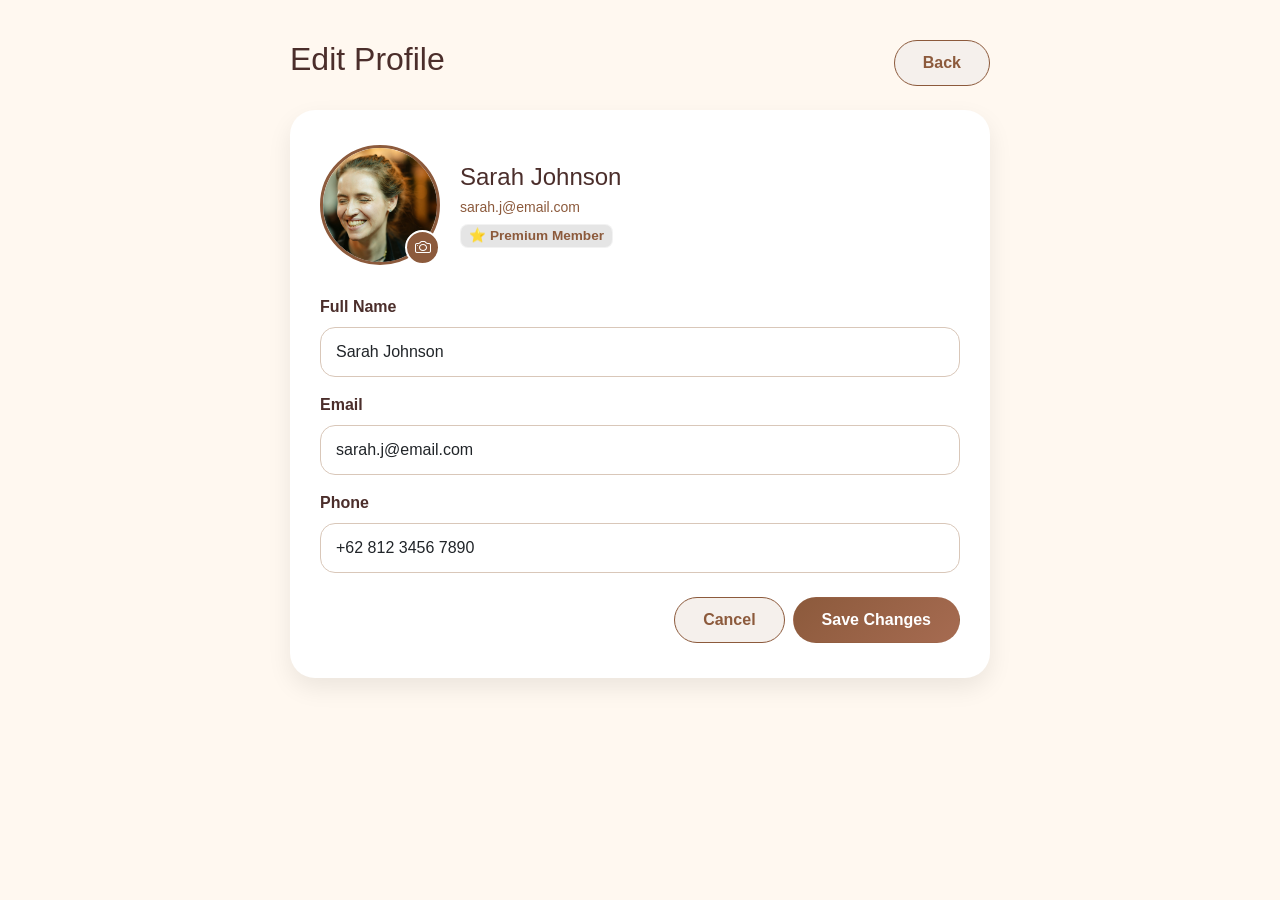
<file: editprofile.html>
<!doctype html>
<html lang="en">
  <head>
    <meta charset="utf-8" />
    <meta name="viewport" content="width=device-width, initial-scale=1" />

    <!-- Bootstrap CSS -->
    <link href="https://cdn.jsdelivr.net/npm/bootstrap@5.0.2/dist/css/bootstrap.min.css" rel="stylesheet" />
    <link href="https://cdn.jsdelivr.net/npm/bootstrap-icons@1.11.3/font/bootstrap-icons.css" rel="stylesheet" />
    <link rel="stylesheet" href="https://cdnjs.cloudflare.com/ajax/libs/font-awesome/6.5.0/css/all.min.css" />

    <!-- Custom CSS -->
    <link rel="stylesheet" href="css/editprofile.css" />

    <title>Edit Profile</title>
    <link rel="icon" type="img/png" href="/img/logo.png" />
  </head>
  <body>
    <div class="main-container">
      <!-- Header -->
      <div class="d-flex justify-content-between align-items-center mb-4">
        <h2 class="header-text">Edit Profile</h2>
        <a href="Profile.html" class="btn btn-cancel">Back</a>
      </div>

      <!-- Profile Card -->
      <div class="profile-card">
        <div class="profile-header">
          <!-- Profile Image + Upload -->
          <div class="profile-img-container">
            <img src="image/sarah.jpg" class="profile-edit-img" alt="Profile" />
            <div class="upload-btn" title="Change Photo"><i class="bi bi-camera"></i></div>
            <input type="file" id="profilePhoto" style="display: none" />
          </div>

          <!-- Profile Info -->
          <div class="profile-info">
            <h4>Sarah Johnson</h4>
            <p>sarah.j@email.com</p>
            <span class="badge badge-premium">⭐ Premium Member</span>
          </div>
        </div>

        <!-- Form -->
        <form>
          <div class="mb-3">
            <label for="name" class="form-label">Full Name</label>
            <input type="text" class="form-control" id="name" value="Sarah Johnson" />
          </div>

          <div class="mb-3">
            <label for="email" class="form-label">Email</label>
            <input type="email" class="form-control" id="email" value="sarah.j@email.com" />
          </div>

          <div class="mb-3">
            <label for="phone" class="form-label">Phone</label>
            <input type="text" class="form-control" id="phone" value="+62 812 3456 7890" />
          </div>

          <!-- Buttons -->
          <div class="d-flex justify-content-end gap-2 mt-4">
            <button type="button" class="btn btn-cancel" onclick="window.location.href = 'Profile.html'">Cancel</button>
            <button type="submit" class="btn btn-save">Save Changes</button>
          </div>
        </form>
      </div>
    </div>

    <script>
      // Upload photo preview
      document.querySelector(".upload-btn").addEventListener("click", () => {
        document.getElementById("profilePhoto").click();
      });

      document.getElementById("profilePhoto").addEventListener("change", function () {
        if (this.files && this.files[0]) {
          let reader = new FileReader();
          reader.onload = function (e) {
            document.querySelector(".profile-edit-img").src = e.target.result;
          };
          reader.readAsDataURL(this.files[0]);
        }
      });
    </script>

    <script src="https://cdn.jsdelivr.net/npm/bootstrap@5.0.2/dist/js/bootstrap.bundle.min.js"></script>
  </body>
</html>
</file>
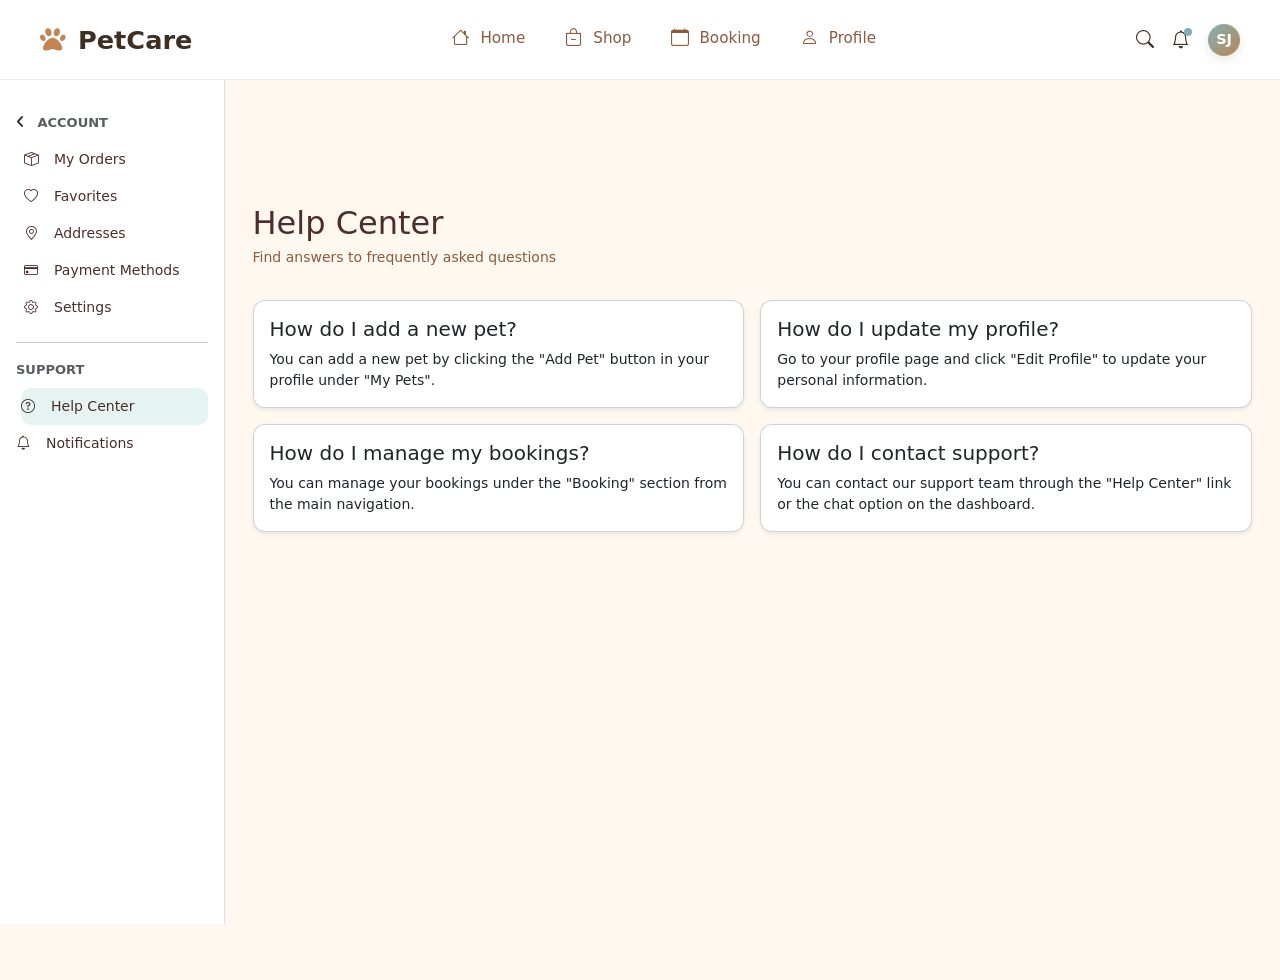
<file: helpcenter.html>
<!doctype html>
<html lang="en">
  <head>
    <meta charset="utf-8" />
    <meta name="viewport" content="width=device-width, initial-scale=1" />

    <!-- Bootstrap CSS & Icons -->
    <link href="https://cdn.jsdelivr.net/npm/bootstrap@5.0.2/dist/css/bootstrap.min.css" rel="stylesheet" />
    <link href="https://cdn.jsdelivr.net/npm/bootstrap-icons@1.11.3/font/bootstrap-icons.css" rel="stylesheet" />
    <link rel="stylesheet" href="https://cdnjs.cloudflare.com/ajax/libs/font-awesome/6.5.0/css/all.min.css" />

    <!-- CSS profile.html -->
    <link rel="stylesheet" href="css/profile.css" />
    <link rel="stylesheet" href="css/helpcenter.css" />

    <title>Help Center</title>
    <link rel="icon" type="img/png" href="/img/logo.png" />
  </head>

  <body style="background-color: #fff8f0">
    <!-- NAVBAR (copy dari profile.html) -->
    <header class="top-nav">
      <div class="logo-area">
        <i class="fas fa-paw logo-icon"></i>
        <span class="logo-text">PetCare</span>
      </div>

      <nav class="main-nav">
        <a href="petcaredashboard.html">
          <i class="bi bi-house"></i>
          <span>Home</span>
        </a>
        <a href="petshop.html">
          <i class="bi bi-bag-dash"></i>
          <span>Shop</span>
        </a>
        <a href="booking.html">
          <i class="bi bi-calendar"></i>
          <span>Booking</span>
        </a>
        <a href="Profile.html">
          <i class="bi bi-person"></i>
          <span>Profile</span>
        </a>
      </nav>

      <div class="top-right-actions">
        <i class="bi bi-search"></i>
        <a href="notification.html" class="notification-icon">
          <i class="bi bi-bell action-icon"></i>
          <span class="notification-dot"></span>
        </a>
        <div class="profile-avatar">SJ</div>
      </div>
    </header>

    <!-- LAYOUT DENGAN SIDEBAR DAN MAIN CONTENT -->
    <div class="d-flex min-vh-100">
      <!-- SIDEBAR (copy dari profile.html) -->
      <div class="bg-white border-end position-sticky" style="width: 250px; top: 56px; height: calc(100vh - 56px)">
        <div class="p-3 mt-3">
          <i class="fa-solid fa-angle-left me-2"></i>
          <small class="text-muted" style="font-size: small"><strong>ACCOUNT</strong></small>
          <ul class="nav flex-column mt-2 text-dark-brown" style="font-size: 14px">
            <li class="nav-item d-flex align-items-center item-transition">
              <i class="bi bi-box-seam ms-2"></i>
              <a class="nav-link sidebar-text-color" href="orders.html">My Orders</a>
            </li>
            <li class="nav-item d-flex align-items-center item-transition">
              <i class="bi bi-heart ms-2"></i>
              <a class="nav-link sidebar-text-color" href="favorites.html">Favorites</a>
            </li>
            <li class="nav-item d-flex align-items-center item-transition">
              <i class="bi bi-geo-alt ms-2"></i>
              <a class="nav-link sidebar-text-color" href="address.html">Addresses</a>
            </li>
            <li class="nav-item d-flex align-items-center item-transition">
              <i class="bi bi-credit-card ms-2"></i>
              <a class="nav-link sidebar-text-color" href="payment.html">Payment Methods</a>
            </li>
            <li class="nav-item d-flex align-items-center item-transition">
              <i class="bi bi-gear ms-2"></i>
              <a class="nav-link sidebar-text-color" href="Setting.html">Settings</a>
            </li>
          </ul>

          <hr />

          <small class="text-muted" style="font-size: small"><strong>SUPPORT</strong></small>
          <ul class="nav flex-column mt-2 text-dark-brown">
            <li class="nav-item d-flex align-items-center item-transition menu-active item-focused">
              <i class="bi bi-question-circle"></i>
              <a class="nav-link sidebar-text-color" style="font-size: 14px" href="helpcenter.html">Help Center</a>
            </li>
            <li class="nav-item d-flex align-items-center item-transition">
              <i class="bi bi-bell"></i>
              <a class="nav-link sidebar-text-color" style="font-size: 14px" href="notification.html">Notifications</a>
            </li>
          </ul>
        </div>
      </div>

      <!-- MAIN CONTENT -->
      <main class="main-content flex-grow-1 px-3">
        <div class="container py-4">
          <h2 class="mb-1" style="color: #4b2e2b">Help Center</h2>
          <p style="color: #8c5a3c; font-size: 14px">Find answers to frequently asked questions</p>

          <!-- Modern FAQ Cards -->
          <div class="row g-3 mt-3">
            <!-- Card 1 -->
            <div class="col-md-6">
              <div class="card shadow-sm faq-card h-100" style="border-radius: 12px; transition: transform 0.2s">
                <div class="card-body">
                  <h5 class="card-title">How do I add a new pet?</h5>
                  <p class="card-text" style="font-size: 14px">You can add a new pet by clicking the "Add Pet" button in your profile under "My Pets".</p>
                </div>
              </div>
            </div>

            <!-- Card 2 -->
            <div class="col-md-6">
              <div class="card shadow-sm faq-card h-100" style="border-radius: 12px; transition: transform 0.2s">
                <div class="card-body">
                  <h5 class="card-title">How do I update my profile?</h5>
                  <p class="card-text" style="font-size: 14px">Go to your profile page and click "Edit Profile" to update your personal information.</p>
                </div>
              </div>
            </div>

            <!-- Card 3 -->
            <div class="col-md-6">
              <div class="card shadow-sm faq-card h-100" style="border-radius: 12px; transition: transform 0.2s">
                <div class="card-body">
                  <h5 class="card-title">How do I manage my bookings?</h5>
                  <p class="card-text" style="font-size: 14px">You can manage your bookings under the "Booking" section from the main navigation.</p>
                </div>
              </div>
            </div>

            <!-- Card 4 (Optional) -->
            <div class="col-md-6">
              <div class="card shadow-sm faq-card h-100" style="border-radius: 12px; transition: transform 0.2s">
                <div class="card-body">
                  <h5 class="card-title">How do I contact support?</h5>
                  <p class="card-text" style="font-size: 14px">You can contact our support team through the "Help Center" link or the chat option on the dashboard.</p>
                </div>
              </div>
            </div>
          </div>
        </div>
      </main>
    </div>

    <!-- Bootstrap JS -->
    <script src="https://cdn.jsdelivr.net/npm/bootstrap@5.0.2/dist/js/bootstrap.bundle.min.js"></script>
  </body>
</html>
</file>
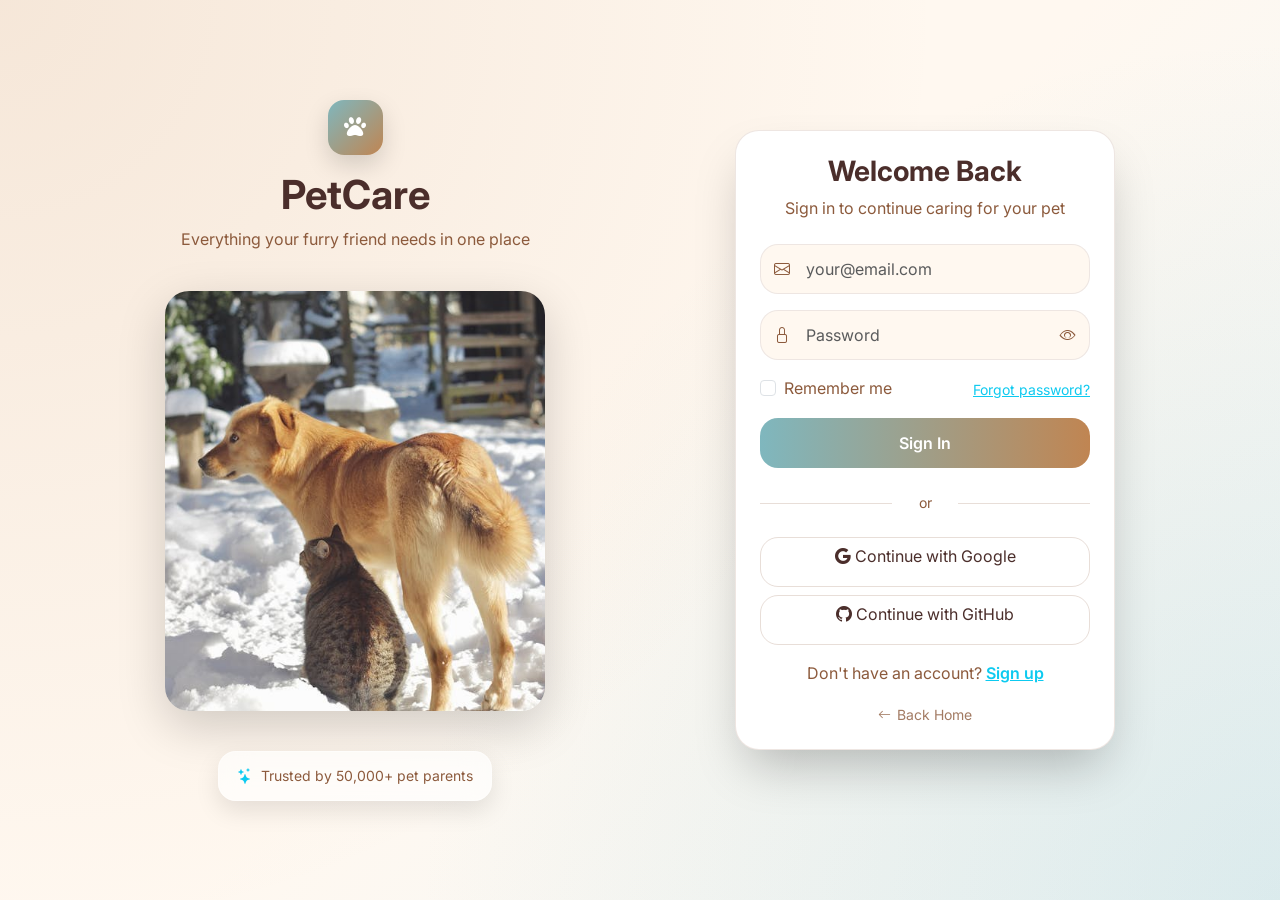
<file: login.html>
<!doctype html>
<html lang="en">
  <head>
    <meta charset="UTF-8" />
    <meta name="viewport" content="width=device-width, initial-scale=1.0" />

    <!-- Bootstrap -->
    <link href="https://cdn.jsdelivr.net/npm/bootstrap@5.3.0/dist/css/bootstrap.min.css" rel="stylesheet" />

    <!-- Font -->
    <link href="https://fonts.googleapis.com/css2?family=Inter:wght@400;600;700&display=swap" rel="stylesheet" />

    <!-- Icon -->
    <link href="https://cdn.jsdelivr.net/npm/bootstrap-icons@1.11.3/font/bootstrap-icons.css" rel="stylesheet" />
    <link rel="stylesheet" href="https://cdnjs.cloudflare.com/ajax/libs/font-awesome/6.0.0/css/all.min.css" />

    <!-- CSS -->
    <link rel="stylesheet" href="css/login.css" />

    <title>Login</title>
  </head>

  <body>
    <section class="signup-section">
      <div class="container">
        <div class="row align-items-center vh-100">
          <!-- LEFT -->
          <div class="col-md-6 text-center mb-5 mb-md-0">
            <div class="logo-box mb-3">
              <i class="fa fa-paw"></i>
            </div>

            <h1 class="fw-bold text-brown">PetCare</h1>
            <p class="text-soft">Everything your furry friend needs in one place</p>

            <img src="image/pexels-photo-35624900.jpeg" class="img-fluid main-img shadow-lg my-4" />

            <div class="trusted-box d-inline-flex align-items-center gap-2 mt-3">
              <i class="bi bi-stars text-info"></i>
              <span class="text-soft small">Trusted by 50,000+ pet parents</span>
            </div>
          </div>

          <!-- RIGHT -->
          <div class="col-md-6 d-flex justify-content-center">
            <div class="form-card p-4">
              <h3 class="fw-bold text-center text-brown">Welcome Back</h3>
              <p class="text-center text-soft mb-4">Sign in to continue caring for your pet</p>

              <form action="petcaredashboard.html">
                <!-- EMAIL -->
                <div class="mb-3 input-group-custom">
                  <i class="bi bi-envelope input-icon"></i>
                  <input type="email" class="form-control custom-input" placeholder="your@email.com" />
                </div>

                <!-- PASSWORD -->
                <div class="mb-3 input-group-custom">
                  <i class="bi bi-lock input-icon"></i>
                  <input type="password" id="password" class="form-control custom-input" placeholder="Password" />
                  <i class="bi bi-eye toggle-password" onclick="togglePassword('password', this)"></i>
                </div>

                <!-- REMEMBER + FORGOT -->
                <div class="d-flex justify-content-between align-items-center mb-3">
                  <div class="form-check">
                    <input class="form-check-input" type="checkbox" />
                    <label class="form-check-label text-soft">Remember me</label>
                  </div>
                  <a href="#" class="text-info small">Forgot password?</a>
                </div>

                <!-- BUTTON -->
                <button class="btn btn-custom w-100">Sign In</button>
              </form>

              <div class="divider my-4 text-center">or</div>

              <!-- SOCIAL -->
              <a href="#" class="btn btn-outline-custom w-100 mb-2"> <i class="bi bi-google"></i> Continue with Google </a>

              <a href="#" class="btn btn-outline-custom w-100"> <i class="bi bi-github"></i> Continue with GitHub </a>

              <p class="text-center mt-3 text-soft">
                Don't have an account?
                <a href="signup.html" class="text-info fw-semibold">Sign up</a>
              </p>
              <div class="text-center mt-2">
                <a href="petcarehome.html" class="back-home"> <i class="bi bi-arrow-left"></i> Back Home </a>
              </div>
            </div>
          </div>
        </div>
      </div>
    </section>

    <script>
      function togglePassword(id, el) {
        const input = document.getElementById(id);
        if (input.type === "password") {
          input.type = "text";
          el.classList.replace("bi-eye", "bi-eye-slash");
        } else {
          input.type = "password";
          el.classList.replace("bi-eye-slash", "bi-eye");
        }
      }
    </script>
  </body>
</html>
</file>
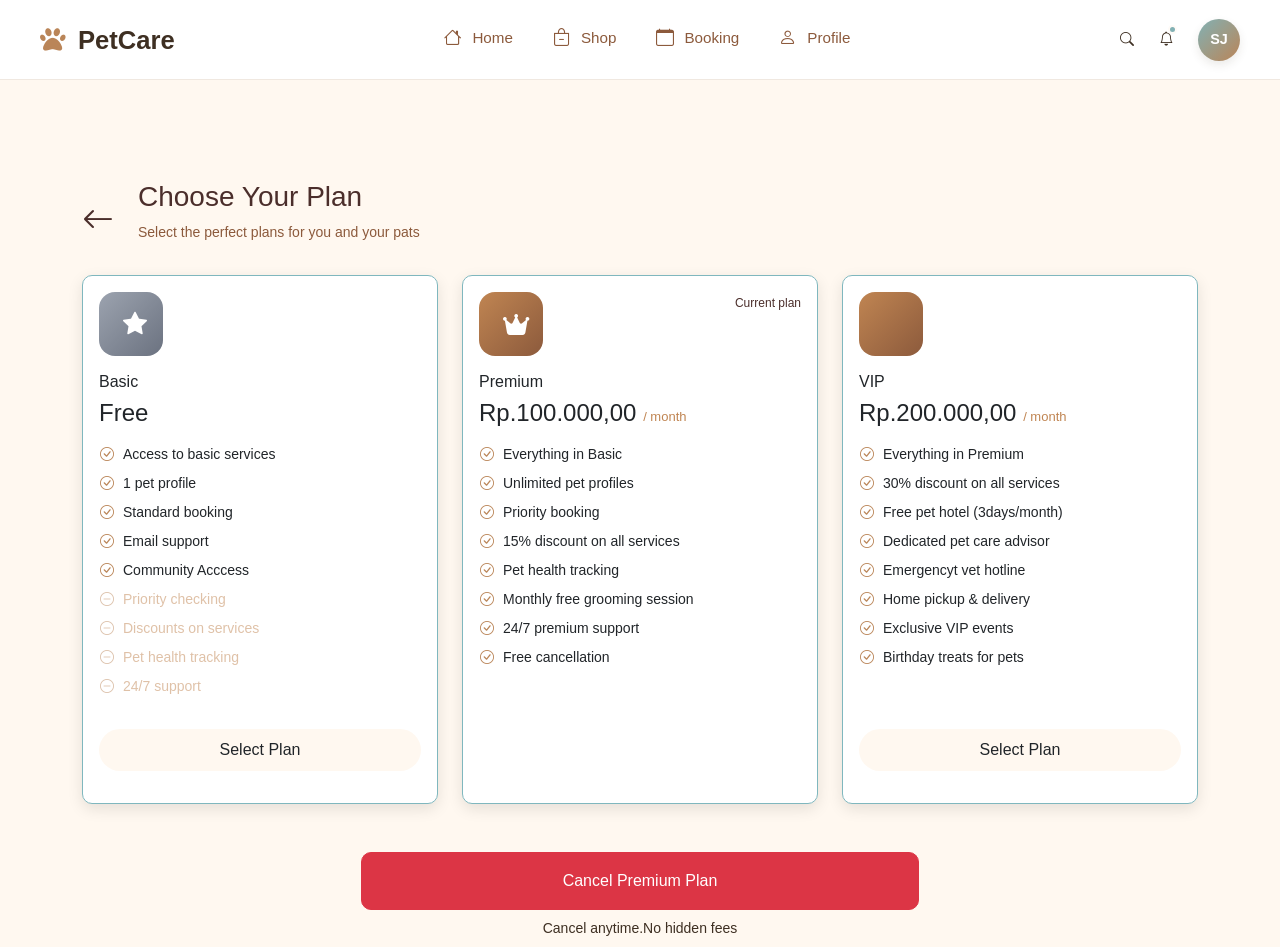
<file: membership.html>
<!-- creating order page from figma design using bootstrap 5-->
<!doctype html>
<html lang="en">
  <head>
    <!-- Required meta tags -->
    <meta charset="utf-8" />
    <meta name="viewport" content="width=device-width, initial-scale=1" />
    

    <!-- Bootstrap CSS -->
    <link href="https://cdn.jsdelivr.net/npm/bootstrap@5.0.2/dist/css/bootstrap.min.css" rel="stylesheet" integrity="sha384-EVSTQN3/azprG1Anm3QDgpJLIm9Nao0Yz1ztcQTwFspd3yD65VohhpuuCOmLASjC" crossorigin="anonymous" />
    <link href="https://cdn.jsdelivr.net/npm/bootstrap-icons@1.11.3/font/bootstrap-icons.css" rel="stylesheet">
    <link rel="stylesheet" href="https://cdnjs.cloudflare.com/ajax/libs/font-awesome/6.5.0/css/all.min.css">
    <link href="https://fonts.googleapis.com/icon?family=Material+Icons"rel="stylesheet">

    <!-- My CSS-->
    <link rel="stylesheet" href="css/style.css" />
    <title>CV Saya</title>
    <link rel="icon" type="img/png" href="/img/logo.png">
    <style>
      h1 {
        text-align: center;
        color: black;
      }
    </style>
  </head>

  <body style="background-color: #FFF8F0;">
    <!-- Navbar -->
      <header class="top-nav">
        <div class="logo-area">
          <i class="fas fa-paw logo-icon"></i>
          <span class="logo-text">PetCare</span>
        </div>
        <nav class="main-nav">
          <a href="petcaredashboard.html"><i class="bi bi-house"></i> Home</a>
          <a href="petshop.html"><i class="bi bi-bag-dash"></i> Shop</a>
          <a href="booking.html"><i class="bi bi-calendar"></i> Booking</a>
          <a href="Profile.html"><i class="bi bi-person"></i> Profile</a>
        </nav>
        <div class="top-right-actions">
          <i class="bi bi-search"></i>
          <div class="notification-icon">
            <i class="bi bi-bell"></i>
            <span class="notification-dot"></span>
          </div>
          <div class="profile-avatar">SJ</div>
        </div>
      </header>
<!-- end of navbar-->
 <!-- content-->
<main class="main-content">

  <div class="container">
    <div class="d-flex align-items-center">
        <div class="d-flex ">
           <a class="text-dark-brown" href="petcaredashboard.html"> <i class="bi bi-arrow-left fs-2"></i> </a>
        </div>
        <div class="ms-4">
      <h3 style="color: #4B2E2B;">Choose Your Plan</h3>
      <p style="color: #8C5A3C;font-size: 14px;">Select the perfect plans for you and your pats</p>
      </div>

    </div>
    <!-- card 1-->
    <div class="row align-items-strecth pt-3 pb-5">
  <div class="col-sm-4">
    <div class="card h-100 d-flex flex-column card-pop-up" style="border-radius: 10px;">
      <div class="card-body">
        <div class="d-flex align-items-center justify-content-center mb-3 squircle"
     style="
       
       background: linear-gradient(to bottom right, #9ca3af, #6b7280);
     ">
  
  <i class="bi bi-star-fill text-white" style="font-size: 24px;"></i>

</div>
        <h6 class="card-title mb-2">Basic</h6>
        <h4 class="card-title mb-3">Free</h4>
        <ul class="list-unstyled">
          <li class="d-flex align-items-center gap-2 mb-2">
            <i class="bi bi-check-circle check-green"></i> 
            <span>Access to basic services</span>
          </li>
          <li class="d-flex align-items-center gap-2 mb-2">
            <i class="bi bi-check-circle check-green"></i>
            <span>1 pet profile</span>
          </li>
          <li class="d-flex align-items-center gap-2 mb-2">
            <i class="bi bi-check-circle check-green check-green"></i>
            <span>Standard booking</span>
          </li>
          <li class="d-flex align-items-center gap-2 mb-2">
            <i class="bi bi-check-circle check-green"></i>
            <span>Email support</span>
          </li>
          <li class="d-flex align-items-center gap-2 mb-2">
            <i class="bi bi-check-circle check-green"></i>
            <span>Community Acccess</span>
          </li>
          <li class=" d-flex align-items-center gap-2 mb-2 text-brown-with-opacity">
            <i class="bi bi-dash-circle "></i>
            <span>Priority checking</span>
          </li>
          <li class="d-flex align-items-center gap-2 mb-2 text-brown-with-opacity">
            <i class="bi bi-dash-circle "></i>
            <span>Discounts on services</span>
          </li>
          <li class=" d-flex align-items-centerm gap-2 mb-2 text-brown-with-opacity">
            <i class="bi bi-dash-circle"></i>
            <span>Pet health tracking</span>
          </li>
          <li class=" d-flex align-items-center gap-2 mb-2 text-brown-with-opacity">
            <i class="bi bi-dash-circle"></i>
            <span>24/7 support</span>
          </li>
        </ul>

        <a href="" class="btn w-100 rounded-pill background-light-brown p-2 mt-3 mb-3" aria-disabled="true">Select Plan</a>
      </div>
    </div>
  </div>
  <div class="col-sm-4">
    <div class="card h-100 d-flex flex-column card-pop-up card-recomended" style="border-radius: 10px;">
      <div class="card-body d-flex flex-column ">
        <div class="d-flex justify-content-between">
        <div class="d-flex align-items-center justify-content-center mb-3 squircle" style=" background: linear-gradient(to bottom right, #C08552, #8C5A3C);">
          <i class="fa-solid fa-crown fs-4 text-white"></i>
        </div>
        <div>
          <span class="text-dark-brown" style="font-size: 12px;">Current plan</span>
        </div>
        </div>
        <h6 class="card-title mb-2">Premium</h6>
        <h4 class="card-title mb-3">Rp.100.000,00 <span class="text-brown" style="font-size: 13px;">/ month</span></h4>
        <ul class="list-unstyled">
          <li class="d-flex align-items-center gap-2 mb-2">
            <i class="bi bi-check-circle check-green"></i> 
            <span>Everything in Basic</span>
          </li>
          <li class="d-flex align-items-center gap-2 mb-2">
            <i class="bi bi-check-circle check-green"></i>
            <span>Unlimited pet profiles</span>
          </li>
          <li class="d-flex align-items-center gap-2 mb-2">
            <i class="bi bi-check-circle check-green"></i>
            <span>Priority booking</span>
          </li>
          <li class="d-flex align-items-center gap-2 mb-2">
            <i class="bi bi-check-circle check-green"></i>
            <span>15% discount on all services</span>
          </li>
          <li class="d-flex align-items-center gap-2 mb-2">
            <i class="bi bi-check-circle check-green"></i>
            <span>Pet health tracking</span>
          </li>
          <li class=" d-flex align-items-center gap-2 mb-2 ">
            <i class="bi bi-check-circle check-green "></i>
            <span>Monthly free grooming session</span>
          </li>
          <li class="d-flex align-items-center gap-2 mb-2 ">
            <i class="bi bi-check-circle check-green "></i>
            <span>24/7 premium support</span>
          </li>
          <li class=" d-flex align-items-centerm gap-2 mb-2 ">
            <i class="bi bi-check-circle check-green"></i>
            <span>Free cancellation</span>
          </li>
          
        </ul>
      
        <a href="" class="btn w-100 rounded-pill background-green text-white p-2 mt-auto mb-3 disabled">Selected</a>
         
      </div>
    </div>
  </div>
   <div class="col-sm-4">
    <div class="card h-100 d-flex flex-column card-pop-up" style="border-radius: 10px;">
      <div class="card-body d-flex flex-column">
        <div class="d-flex align-items-center justify-content-center mb-3 squircle" style=" background: linear-gradient(to bottom right, #C08552, #8C5A3C);">
          <span class="material-icons">auto_awesome</span>
        </div>
        <h6 class="card-title mb-2">VIP</h6>
        <h4 class="card-title mb-3">Rp.200.000,00 <span class="text-brown" style="font-size: 13px;">/ month</span></h4>
        <ul class="list-unstyled">
          <li class="d-flex align-items-center gap-2 mb-2">
            <i class="bi bi-check-circle check-green"></i> 
            <span>Everything in Premium</span>
          </li>
          <li class="d-flex align-items-center gap-2 mb-2">
            <i class="bi bi-check-circle check-green"></i>
            <span>30% discount on all services</span>
          </li>
          <li class="d-flex align-items-center gap-2 mb-2">
            <i class="bi bi-check-circle check-green"></i>
            <span>Free pet hotel (3days/month)</span>
          </li>
          <li class="d-flex align-items-center gap-2 mb-2">
            <i class="bi bi-check-circle check-green"></i>
            <span>Dedicated pet care advisor</span>
          </li>
          <li class="d-flex align-items-center gap-2 mb-2">
            <i class="bi bi-check-circle check-green"></i>
            <span>Emergencyt vet hotline</span>
          </li>
          <li class=" d-flex align-items-center gap-2 mb-2 ">
            <i class="bi bi-check-circle check-green "></i>
            <span>Home pickup & delivery</span>
          </li>
          <li class="d-flex align-items-center gap-2 mb-2 ">
            <i class="bi bi-check-circle check-green "></i>
            <span>Exclusive VIP events</span>
          </li>
          <li class=" d-flex align-items-centerm gap-2 mb-2 ">
            <i class="bi bi-check-circle check-green"></i>
            <span>Birthday treats for pets</span>
          </li>
          
        </ul>
      
        <a href="" class="btn w-100 rounded-pill background-light-brown  p-2 mt-auto mb-3">Select Plan</a>
         
      </div>
    </div>
  </div>
</div>

<div class="justify-content-center align-items-center flex-column d-flex">
    <div class="btn w-50 btn-danger py-3 " style="border-radius: 10px;"> 
    
    <span class="">Cancel Premium Plan</span>
    
    </div>
    
      <span class="py-2">Cancel anytime.No hidden fees</span>
    
</div>
    </div>
</main>

<!-- MAIN CONTENT -->

 <!--end of content-->     

<script src="https://cdn.jsdelivr.net/npm/bootstrap@5.0.2/dist/js/bootstrap.bundle.min.js" integrity="sha384-MrcW6ZMFYlzcLA8Nl+NtUVF0sA7MsXsP1UyJoMp4YLEuNSfAP+JcXn/tWtIaxVXM" crossorigin="anonymous"></script>
  </body>
</file>
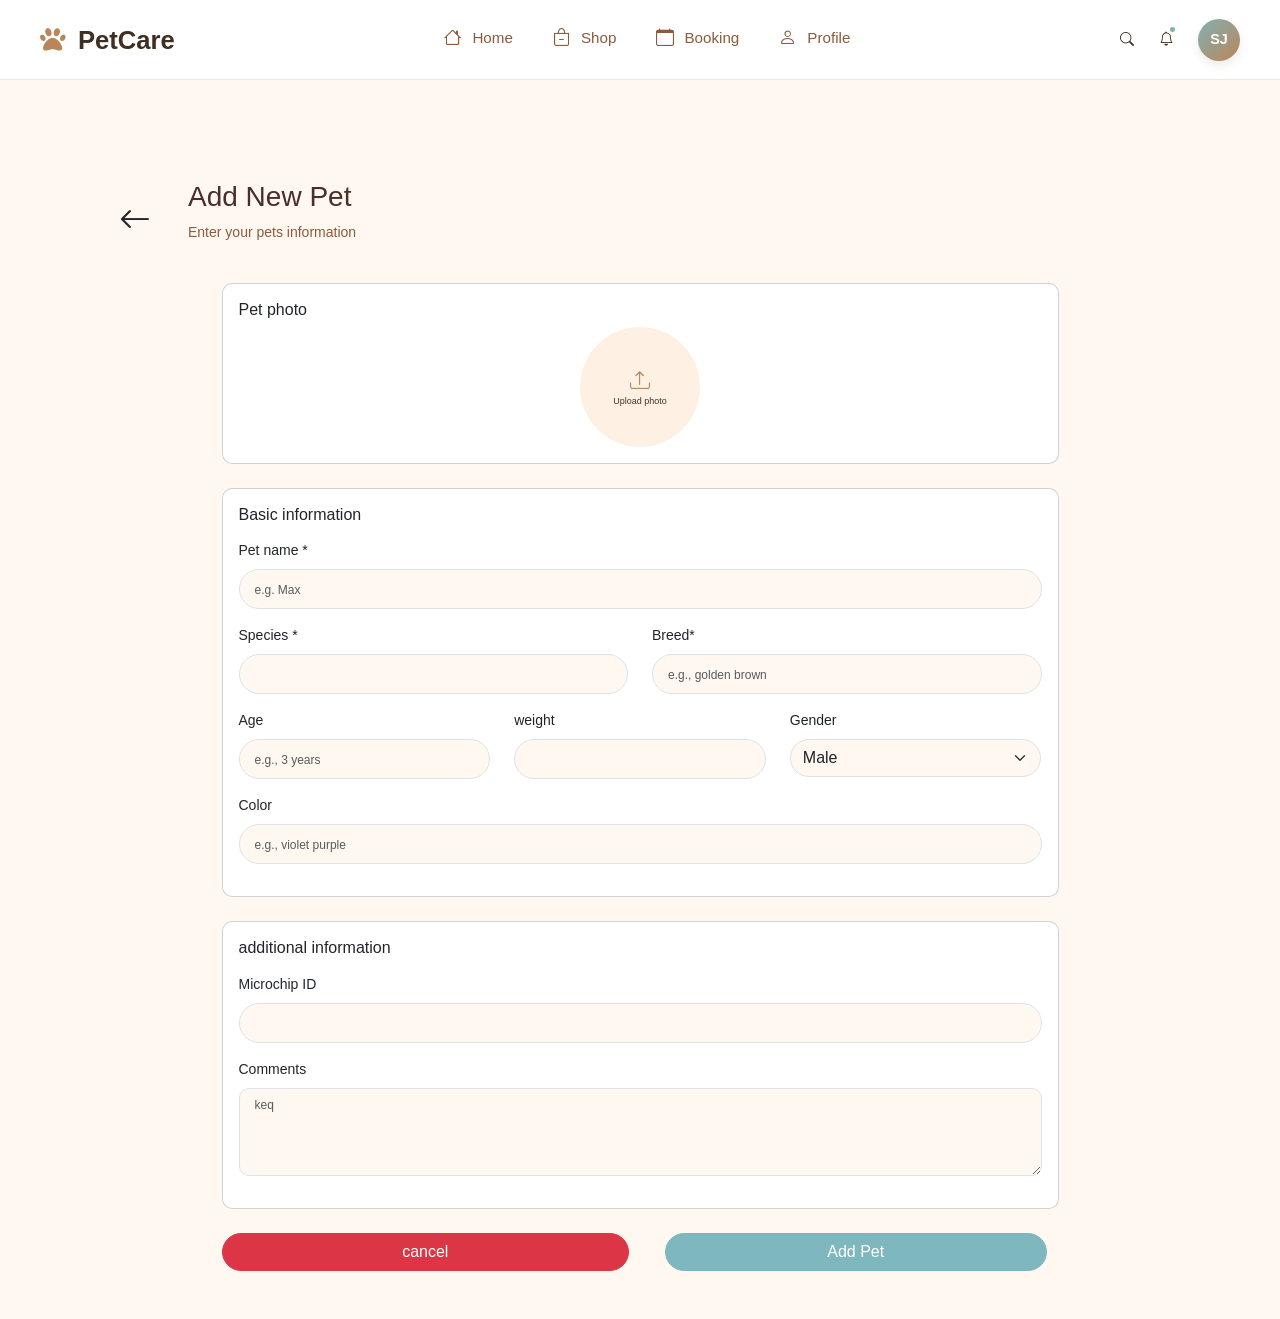
<file: new-pet.html>
<!-- creating order page from figma design using bootstrap 5-->
<!doctype html>
<html lang="en">
  <head>
    <!-- Required meta tags -->
    <meta charset="utf-8" />
    <meta name="viewport" content="width=device-width, initial-scale=1" />
    

    <!-- Bootstrap CSS -->
    <link href="https://cdn.jsdelivr.net/npm/bootstrap@5.0.2/dist/css/bootstrap.min.css" rel="stylesheet" integrity="sha384-EVSTQN3/azprG1Anm3QDgpJLIm9Nao0Yz1ztcQTwFspd3yD65VohhpuuCOmLASjC" crossorigin="anonymous" />
    <link href="https://cdn.jsdelivr.net/npm/bootstrap-icons@1.11.3/font/bootstrap-icons.css" rel="stylesheet">
    <link rel="stylesheet" href="https://cdnjs.cloudflare.com/ajax/libs/font-awesome/6.5.0/css/all.min.css">
    <!-- My CSS-->
    <link rel="stylesheet" href="css/style.css" />
    <title>CV Saya</title>
    <link rel="icon" type="img/png" href="/img/logo.png">
    <style>
      h1 {
        text-align: center;
        color: black;
      }
    </style>
  </head>

  <body style="background-color: #FFF8F0;">
    <!-- Navbar -->
      <header class="top-nav">
        <div class="logo-area">
          <i class="fas fa-paw logo-icon"></i>
          <span class="logo-text">PetCare</span>
        </div>
        <nav class="main-nav">
          <a href="petcaredashboard.html"><i class="bi bi-house"></i> Home</a>
          <a href="petshop.html"><i class="bi bi-bag-dash"></i> Shop</a>
          <a href="booking.html"><i class="bi bi-calendar"></i> Booking</a>
          <a href="Profile.html"><i class="bi bi-person"></i> Profile</a>
        </nav>
        <div class="top-right-actions">
          <i class="bi bi-search"></i>
          <div class="notification-icon">
            <i class="bi bi-bell"></i>
            <span class="notification-dot"></span>
          </div>
          <div class="profile-avatar">SJ</div>
        </div>
      </header>
<!-- end of navbar-->
 <!-- content-->


<!-- MAIN CONTENT -->
<main class="main-content">
    <div class="container">
            <div class="d-flex align-items-center ms-4">
        <div class="d-flex ">
            <a href="petcaredashboard.html"><i class=" btn bi bi-arrow-left fs-2"></i></a>
        </div>
        <div class="ms-4">
            <h3 style="color: #4B2E2B;">Add New Pet</h3>
            <p style="color: #8C5A3C;font-size: 14px;">Enter your pets information</p>
            
      </div>
    </div>
    <div class="justify-content-center">
    <div class="card w-75 mx-auto mt-4 border-10px">
  <div class="card-body">
    <h6 class="card-title">Pet photo</h6>
        <div class="btn icon-circle-big d-flex align-items-center justify-content-center mx-auto flex-column text-dark-brown">
            
            <div><i class="bi bi-upload icon-size"></i></div>
            <span style="font-size: 9px;">Upload photo</span>
        </div>
        
        
  </div>
  </div>
<!-- for additional information-->
     <div class="card w-75 mx-auto mt-4 border-10px">
  <div class="card-body">
    <h6 class="card-title mb-3">Basic information</h6>
    
        <form>
  <div class="mb-3">
    <label for="exampleInputEmail1" class="form-label">Pet name *</label>
    <input type="email" class="form-control rounded-pill background-light-brown placeholder-font-size " placeholder="e.g. Max" id="exampleInputEmail1" aria-describedby="emailHelp">
  </div>
  </form>
  <!-- row for species & breed -->
  <div class="row">
    <div class="col-sm-6">
                <form>
  <div class="mb-3">
    <label for="exampleInputEmail1" class="form-label">Species *</label>
    <input type="email" class="form-control rounded-pill background-light-brown" id="exampleInputEmail1" aria-describedby="emailHelp">
  </div>
  </form>
    </div>
    <div class="col-sm-6">
                <form>
  <div class="mb-3">
    <label for="exampleInputEmail1" class="form-label">Breed*</label>
    <input type="email" class="form-control rounded-pill background-light-brown" placeholder="e.g., golden brown" id="exampleInputEmail1" aria-describedby="emailHelp">
  </div>
  </form>
    </div>
  </div>
 <!-- row for age weight & gender-->
        <div class="row">
            <div class="col-sm-4">
                        <form>
  <div class="mb-3">
    <label for="exampleInputEmail1" class="form-label">Age</label>
    <input type="email" class="form-control rounded-pill background-light-brown" placeholder="e.g., 3 years" id="exampleInputEmail1" aria-describedby="emailHelp">
  </div>
  </form>
            </div>
            <div class="col-sm-4">
                        <form>
  <div class="mb-3">
    <label for="exampleInputEmail1" class="form-label">weight</label>
    <input type="email" class="form-control rounded-pill background-light-brown" id="exampleInputEmail1" aria-describedby="emailHelp">
  </div>
  </form>
            </div>
            <div class="col-sm-4">
    <div class="mb-3">
      <label for="Select" class="form-label ">Gender</label>
      <select id="Select" class="form-select rounded-pill background-light-brown">
        <option>Male</option>
        <option>Female</option>
      </select>
    </div>
            </div>
        </div>

<!-- for color-->
         <form>
  <div class="mb-3">
    <label for="exampleInputEmail1" class="form-label">Color</label>
    <input type="email" class="form-control rounded-pill background-light-brown" placeholder="e.g., violet purple" id="exampleInputEmail1" aria-describedby="emailHelp">
  </div>
  </form>
  </div>
  </div>
<!-- end of basic information-->

<!-- for additional information-->
      <div class="card w-75 mx-auto mt-4 border-10px">
  <div class="card-body">
    <h6 class="card-title mb-3">additional information</h6>
                <form>
  <div class="mb-3">
    <label for="exampleInputEmail1" class="form-label">Microchip ID</label>
    <input type="email" class="form-control rounded-pill background-light-brown" id="exampleInputEmail1" aria-describedby="emailHelp">
  </div>
  </form>
<div class="mb-3">
    <label for="comments" class="form-label">Comments</label>
    <textarea class="form-control border-10px background-light-brown" placeholder="keq" id="comments" rows="3"></textarea>
</div>
        
        
  </div>
  </div>

  <div class="row w-75 mx-auto mt-4 mb-5  gap-4 ">
    <div class="col btn btn-danger rounded-pill"> cancel </div>
    <div class="col  rounded-pill">  <button type="submit" class="btn text-white w-100 rounded-pill background-green">Add Pet</button></div>
 
  </div>
</div>
</div>
</main>
 <!--end of content-->     

<script src="https://cdn.jsdelivr.net/npm/bootstrap@5.0.2/dist/js/bootstrap.bundle.min.js" integrity="sha384-MrcW6ZMFYlzcLA8Nl+NtUVF0sA7MsXsP1UyJoMp4YLEuNSfAP+JcXn/tWtIaxVXM" crossorigin="anonymous"></script>
  </body>
</file>
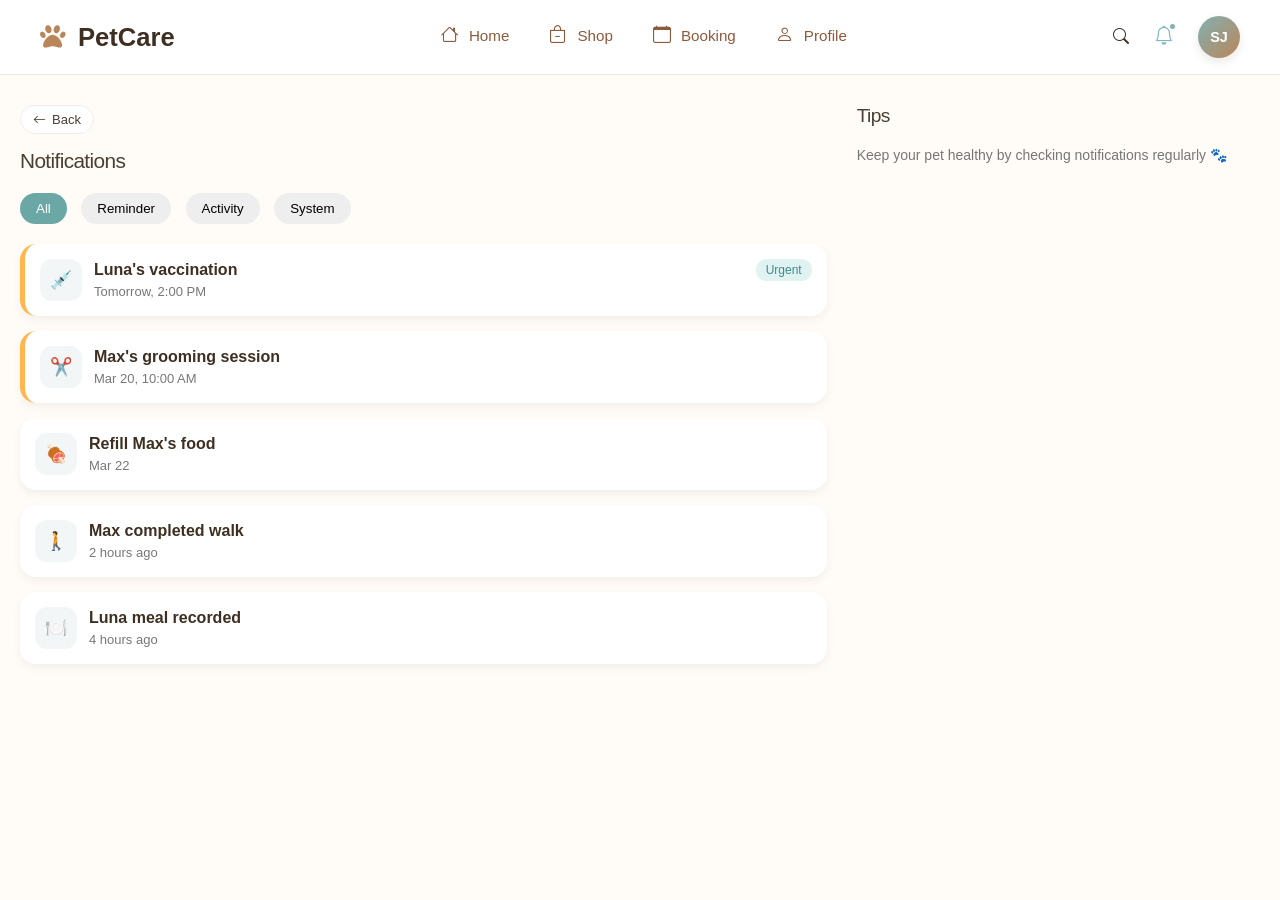
<file: notification.html>
<!doctype html>
<html lang="en">
  <head>
    <meta charset="UTF-8" />
    <meta name="viewport" content="width=device-width, initial-scale=1.0" />
    <title>Notifications - PetCare</title>

    <!-- Bootstrap Icons -->
    <link href="https://cdn.jsdelivr.net/npm/bootstrap-icons@1.11.3/font/bootstrap-icons.css" rel="stylesheet" />

    <!-- Font Awesome (buat logo paw) -->
    <link href="https://cdnjs.cloudflare.com/ajax/libs/font-awesome/6.5.0/css/all.min.css" rel="stylesheet" />

    <!-- CSS -->
    <link rel="stylesheet" href="css/dashboard.css" />
    <link rel="stylesheet" href="css/notification.css" />
  </head>

  <body>
    <div class="dashboard-container">
      <!-- NAVBAR (SAMA PERSIS) -->
      <header class="top-nav">
        <div class="logo-area">
          <i class="fas fa-paw logo-icon"></i>
          <span class="logo-text">PetCare</span>
        </div>

        <nav class="main-nav">
          <a href="petcaredashboard.html">
            <i class="bi bi-house"></i>
            <span>Home</span>
          </a>

          <a href="petshop.html">
            <i class="bi bi-bag-dash"></i>
            <span>Shop</span>
          </a>

          <a href="booking.html">
            <i class="bi bi-calendar"></i>
            <span>Booking</span>
          </a>

          <a href="Profile.html">
            <i class="bi bi-person"></i>
            <span>Profile</span>
          </a>
        </nav>

        <!-- RIGHT SIDE (BIAR SAMA) -->
        <div class="top-right-actions">
          <i class="bi bi-search"></i>

          <div class="notification-icon">
            <i class="bi bi-bell"></i>
            <span class="notification-dot"></span>
          </div>

          <div class="profile-avatar">SJ</div>
        </div>
      </header>

      <!-- MAIN (PAKAI main-content) -->
      <main class="main-content">
        <div class="main-column">
          <div class="back-btn" onclick="goBack()">
            <i class="bi bi-arrow-left"></i>
            <span>Back</span>
          </div>
          <h2>Notifications</h2>

          <!-- FILTER -->
          <div class="filter">
            <button class="active" data-filter="all">All</button>
            <button data-filter="reminder">Reminder</button>
            <button data-filter="activity">Activity</button>
            <button data-filter="system">System</button>
          </div>

          <!-- LIST -->
          <div class="notification-list">
            <div class="notif-card notif-urgent notif-unread" data-type="reminder">
              <div class="icon">💉</div>
              <div class="content">
                <h4>Luna's vaccination</h4>
                <p>Tomorrow, 2:00 PM</p>
              </div>
              <span class="notif-badge">Urgent</span>
            </div>

            <div class="notif-card notif-unread" data-type="reminder">
              <div class="icon">✂️</div>
              <div class="content">
                <h4>Max's grooming session</h4>
                <p>Mar 20, 10:00 AM</p>
              </div>
            </div>

            <div class="notif-card" data-type="system">
              <div class="icon">🍖</div>
              <div class="content">
                <h4>Refill Max's food</h4>
                <p>Mar 22</p>
              </div>
            </div>

            <div class="notif-card" data-type="activity">
              <div class="icon">🚶</div>
              <div class="content">
                <h4>Max completed walk</h4>
                <p>2 hours ago</p>
              </div>
            </div>

            <div class="notif-card" data-type="activity">
              <div class="icon">🍽️</div>
              <div class="content">
                <h4>Luna meal recorded</h4>
                <p>4 hours ago</p>
              </div>
            </div>
          </div>
        </div>

        <!-- SIDEBAR (OPSIONAL, BIAR SAMA PERSIS) -->
        <aside class="sidebar-column">
          <section class="sidebar-section">
            <h2>Tips</h2>
            <p style="font-size: 14px; color: #777">Keep your pet healthy by checking notifications regularly 🐾</p>
          </section>
        </aside>
      </main>
    </div>
    <script>
      const buttons = document.querySelectorAll(".filter button");
      const cards = document.querySelectorAll(".notif-card");

      buttons.forEach((btn) => {
        btn.addEventListener("click", () => {
          // reset active
          buttons.forEach((b) => b.classList.remove("active"));
          btn.classList.add("active");

          const filter = btn.getAttribute("data-filter");

          cards.forEach((card) => {
            const type = card.getAttribute("data-type");

            if (filter === "all" || type === filter) {
              card.style.display = "flex";
            } else {
              card.style.display = "none";
            }
          });
        });
      });

      function goBack() {
        if (window.history.length > 1) {
          window.history.back();
        } else {
          window.location.href = "petcaredashboard.html";
        }
      }
    </script>
  </body>
</html>
</file>
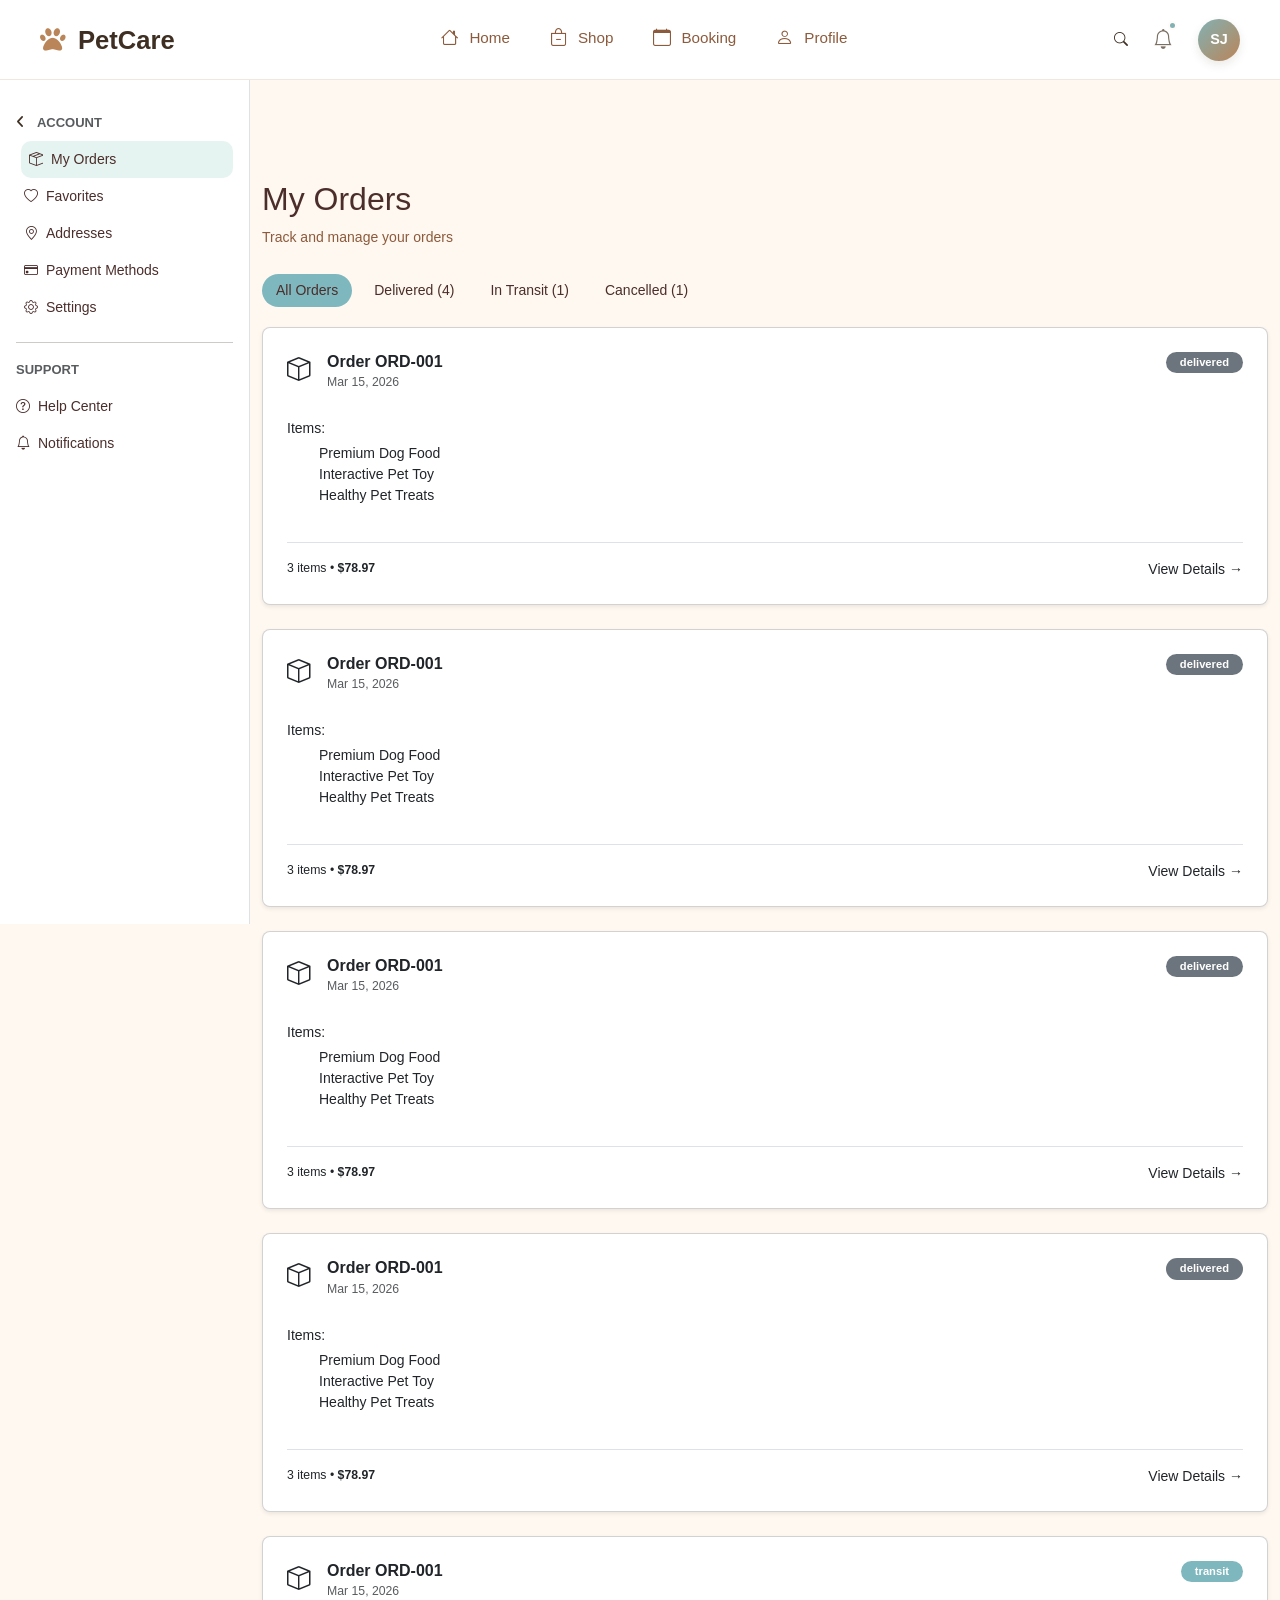
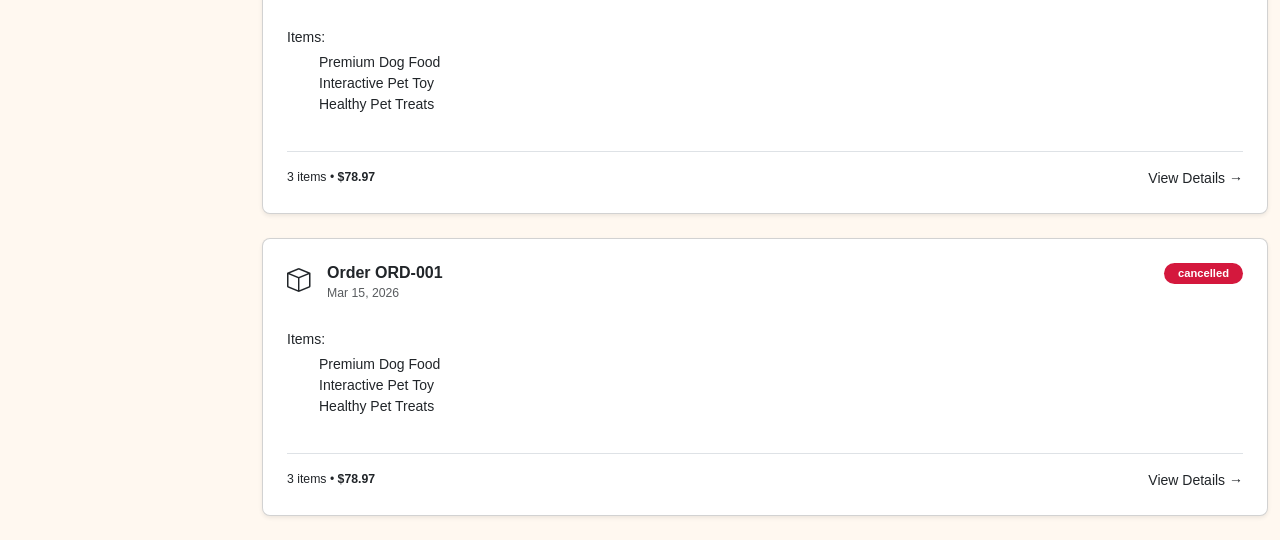
<file: orders.html>
<!-- creating order page from figma design using bootstrap 5-->
<!doctype html>
<html lang="en">
  <head>
    <!-- Required meta tags -->
    <meta charset="utf-8" />
    <meta name="viewport" content="width=device-width, initial-scale=1" />

    <!-- Bootstrap CSS -->
    <link href="https://cdn.jsdelivr.net/npm/bootstrap@5.0.2/dist/css/bootstrap.min.css" rel="stylesheet" integrity="sha384-EVSTQN3/azprG1Anm3QDgpJLIm9Nao0Yz1ztcQTwFspd3yD65VohhpuuCOmLASjC" crossorigin="anonymous" />
    <link href="https://cdn.jsdelivr.net/npm/bootstrap-icons@1.11.3/font/bootstrap-icons.css" rel="stylesheet" />
    <link rel="stylesheet" href="https://cdnjs.cloudflare.com/ajax/libs/font-awesome/6.5.0/css/all.min.css" />
    <!-- My CSS-->
    <link rel="stylesheet" href="css/style.css" />
    <title>My Orders</title>
    <link rel="icon" type="img/png" href="/img/logo.png" />
    <style>
      h1 {
        text-align: center;
        color: black;
      }
    </style>
  </head>

  <body style="background-color: #fff8f0">
    <!-- Navbar -->
    <header class="top-nav">
      <div class="logo-area">
        <i class="fas fa-paw logo-icon"></i>
        <span class="logo-text">PetCare</span>
      </div>
      <nav class="main-nav">
        <a href="petcaredashboard.html"><i class="bi bi-house"></i> Home</a>
        <a href="petshop.html"><i class="bi bi-bag-dash"></i> Shop</a>
        <a href="booking.html"><i class="bi bi-calendar"></i> Booking</a>
        <a href="Profile.html"><i class="bi bi-person"></i> Profile</a>
      </nav>
      <div class="top-right-actions">
        <i class="bi bi-search"></i>
        <a href="notification.html" class="notification-icon">
          <i class="bi bi-bell action-icon"></i>
          <span class="notification-dot"></span>
        </a>
        <div class="profile-avatar">SJ</div>
      </div>
    </header>
    <!-- end of navbar-->
    <!-- content-->
    <!-- SIDEBAR -->
    <div class="d-flex min-vh-100">
      <div class="bg-white border-end position-sticky" style="width: 250px; top: 56px; height: calc(100vh - 56px)">
        <!---->
        <div class="p-3 mt-3">
          <i class="fa-solid fa-angle-left me-2"> </i>
          <small class="text-muted" style="font-size: small"><strong>ACCOUNT</strong></small>
          <ul class="nav flex-column mt-2 text-dark-brown" style="font-size: 14px">
            <li class="nav-item d-flex align-items-center item-focused menu-active">
              <i class="bi bi-box-seam ms-2"></i>
              <a class="nav-link menu-active sidebar-text-color" aria-current="page" href="orders.html">My Orders</a>
            </li>
            <li class="nav-item d-flex align-items-center item-transition">
              <i class="bi bi-heart ms-2"></i>
              <a class="nav-link sidebar-text-color" href="favorites.html">Favorites</a>
            </li>
            <li class="nav-item d-flex align-items-center item-transition">
              <i class="bi bi-geo-alt ms-2"></i>
              <a class="nav-link sidebar-text-color" href="address.html">Addresses</a>
            </li>
            <li class="nav-item d-flex align-items-center item-transition">
              <i class="bi bi-credit-card ms-2"></i>
              <a class="nav-link sidebar-text-color" href="payment.html" tabindex="-1" aria-disabled="true">Payment Methods</a>
            </li>
            <li class="nav-item d-flex align-items-center item-transition">
              <i class="bi bi-gear ms-2"></i>
              <a class="nav-link sidebar-text-color" href="Setting.html">Settings</a>
            </li>
          </ul>

          <hr />

          <small class="text-muted" style="font-size: small"><strong>SUPPORT</strong></small>

          <ul class="nav flex-column mt-2 text-dark-brown">
            <li class="nav-item d-flex align-items-center item-transition">
              <i class="bi bi-question-circle"></i>
              <a class="nav-link sidebar-text-color" style="font-size: 14px" href="helpcenter.html">Help Center</a>
            </li>
            <li class="nav-item d-flex align-items-center item-transition">
              <i class="bi bi-bell"></i>
              <a class="nav-link sidebar-text-color" style="font-size: 14px" href="notification.html">Notifications</a>
            </li>
          </ul>
        </div>
      </div>

      <!-- MAIN CONTENT -->
      <main class="main-content flex-grow-1">
        <div class="container">
          <h2 style="color: #4b2e2b">My Orders</h2>
          <p style="color: #8c5a3c; font-size: 14px">Track and manage your orders</p>

          <!-- isi content -->
          <!-- filter-->

          <div class="d-flex gap-2" style="padding-top: 10px; padding-bottom: 20px">
            <div class="filter-item filter-menu-active">All Orders</div>

            <div class="filter-item">Delivered (4)</div>

            <div class="filter-item">In Transit (1)</div>

            <div class="filter-item">Cancelled (1)</div>
          </div>
          <!-- end of filter-->
          <!-- card 1-->
          <div class="card p-4 rounded-3 shadow-sm mb-4">
            <!-- HEADER -->
            <div class="d-flex justify-content-between align-items-start" style="padding-bottom: 10px">
              <div class="d-flex gap-3">
                <i class="bi bi-box fs-4"></i>

                <div>
                  <h6 class="mb-0 fw-bold">Order ORD-001</h6>
                  <small class="text-muted">Mar 15, 2026</small>
                </div>
              </div>

              <span class="badge bg-secondary"> Delivered </span>
            </div>

            <!-- ITEMS -->
            <div class="mt-3" style="padding-bottom: 20px">
              <p class="mb-1">Items:</p>
              <ul class="mb-0">
                <li>Premium Dog Food</li>
                <li>Interactive Pet Toy</li>
                <li>Healthy Pet Treats</li>
              </ul>
            </div>

            <!-- FOOTER -->
            <div class="border-top pt-3 mt-3 d-flex justify-content-between">
              <small>3 items • <strong>$78.97</strong></small>
              <a href="#">View Details →</a>
            </div>
          </div>

          <!-- card 2-->
          <div class="card p-4 rounded-3 shadow-sm mb-4">
            <!-- HEADER -->
            <div class="d-flex justify-content-between align-items-start" style="padding-bottom: 10px">
              <div class="d-flex gap-3">
                <i class="bi bi-box fs-4"></i>

                <div>
                  <h6 class="mb-0 fw-bold">Order ORD-001</h6>
                  <small class="text-muted">Mar 15, 2026</small>
                </div>
              </div>

              <span class="badge bg-secondary"> Delivered </span>
            </div>

            <!-- ITEMS -->
            <div class="mt-3" style="padding-bottom: 20px">
              <p class="mb-1">Items:</p>
              <ul class="mb-0">
                <li>Premium Dog Food</li>
                <li>Interactive Pet Toy</li>
                <li>Healthy Pet Treats</li>
              </ul>
            </div>

            <!-- FOOTER -->
            <div class="border-top pt-3 mt-3 d-flex justify-content-between">
              <small>3 items • <strong>$78.97</strong></small>
              <a href="#">View Details →</a>
            </div>
          </div>

          <!-- card 3-->
          <div class="card p-4 rounded-3 shadow-sm mb-4">
            <!-- HEADER -->
            <div class="d-flex justify-content-between align-items-start" style="padding-bottom: 10px">
              <div class="d-flex gap-3">
                <i class="bi bi-box fs-4"></i>

                <div>
                  <h6 class="mb-0 fw-bold">Order ORD-001</h6>
                  <small class="text-muted">Mar 15, 2026</small>
                </div>
              </div>

              <span class="badge bg-secondary"> Delivered </span>
            </div>

            <!-- ITEMS -->
            <div class="mt-3" style="padding-bottom: 20px">
              <p class="mb-1">Items:</p>
              <ul class="mb-0">
                <li>Premium Dog Food</li>
                <li>Interactive Pet Toy</li>
                <li>Healthy Pet Treats</li>
              </ul>
            </div>

            <!-- FOOTER -->
            <div class="border-top pt-3 mt-3 d-flex justify-content-between">
              <small>3 items • <strong>$78.97</strong></small>
              <a href="#">View Details →</a>
            </div>
          </div>
          <!-- card 4-->
          <div class="card p-4 rounded-3 shadow-sm mb-4">
            <!-- HEADER -->
            <div class="d-flex justify-content-between align-items-start" style="padding-bottom: 10px">
              <div class="d-flex gap-3">
                <i class="bi bi-box fs-4"></i>

                <div>
                  <h6 class="mb-0 fw-bold">Order ORD-001</h6>
                  <small class="text-muted">Mar 15, 2026</small>
                </div>
              </div>

              <span class="badge bg-secondary"> Delivered </span>
            </div>

            <!-- ITEMS -->
            <div class="mt-3" style="padding-bottom: 20px">
              <p class="mb-1">Items:</p>
              <ul class="mb-0">
                <li>Premium Dog Food</li>
                <li>Interactive Pet Toy</li>
                <li>Healthy Pet Treats</li>
              </ul>
            </div>

            <!-- FOOTER -->
            <div class="border-top pt-3 mt-3 d-flex justify-content-between">
              <small>3 items • <strong>$78.97</strong></small>
              <a href="#">View Details →</a>
            </div>
          </div>
          <!-- card 5-->
          <div class="card p-4 rounded-3 shadow-sm mb-4">
            <!-- HEADER -->
            <div class="d-flex justify-content-between align-items-start" style="padding-bottom: 10px">
              <div class="d-flex gap-3">
                <i class="bi bi-box fs-4"></i>

                <div>
                  <h6 class="mb-0 fw-bold">Order ORD-001</h6>
                  <small class="text-muted">Mar 15, 2026</small>
                </div>
              </div>

              <span class="badge" style="background-color: #7fb7be"> Transit </span>
            </div>

            <!-- ITEMS -->
            <div class="mt-3" style="padding-bottom: 20px">
              <p class="mb-1">Items:</p>
              <ul class="mb-0">
                <li>Premium Dog Food</li>
                <li>Interactive Pet Toy</li>
                <li>Healthy Pet Treats</li>
              </ul>
            </div>

            <!-- FOOTER -->
            <div class="border-top pt-3 mt-3 d-flex justify-content-between">
              <small>3 items • <strong>$78.97</strong></small>
              <a href="#">View Details →</a>
            </div>
          </div>
          <!-- card 6-->
          <div class="card p-4 rounded-3 shadow-sm mb-4">
            <!-- HEADER -->
            <div class="d-flex justify-content-between align-items-start" style="padding-bottom: 10px">
              <div class="d-flex gap-3">
                <i class="bi bi-box fs-4"></i>

                <div>
                  <h6 class="mb-0 fw-bold">Order ORD-001</h6>
                  <small class="text-muted">Mar 15, 2026</small>
                </div>
              </div>

              <span class="badge" style="background: linear-gradient(to bottom, #d4183d, rgba(212, 24, 61, 1))"> Cancelled </span>
            </div>

            <!-- ITEMS -->
            <div class="mt-3" style="padding-bottom: 20px">
              <p class="mb-1">Items:</p>
              <ul class="mb-0">
                <li>Premium Dog Food</li>
                <li>Interactive Pet Toy</li>
                <li>Healthy Pet Treats</li>
              </ul>
            </div>

            <!-- FOOTER -->
            <div class="border-top pt-3 mt-3 d-flex justify-content-between">
              <small>3 items • <strong>$78.97</strong></small>
              <a href="#">View Details →</a>
            </div>
          </div>
        </div>
      </main>
    </div>
    <!--end of content-->
    <script src="https://cdn.jsdelivr.net/npm/bootstrap@5.0.2/dist/js/bootstrap.bundle.min.js" integrity="sha384-MrcW6ZMFYlzcLA8Nl+NtUVF0sA7MsXsP1UyJoMp4YLEuNSfAP+JcXn/tWtIaxVXM" crossorigin="anonymous"></script>
  </body>
</html>
</file>
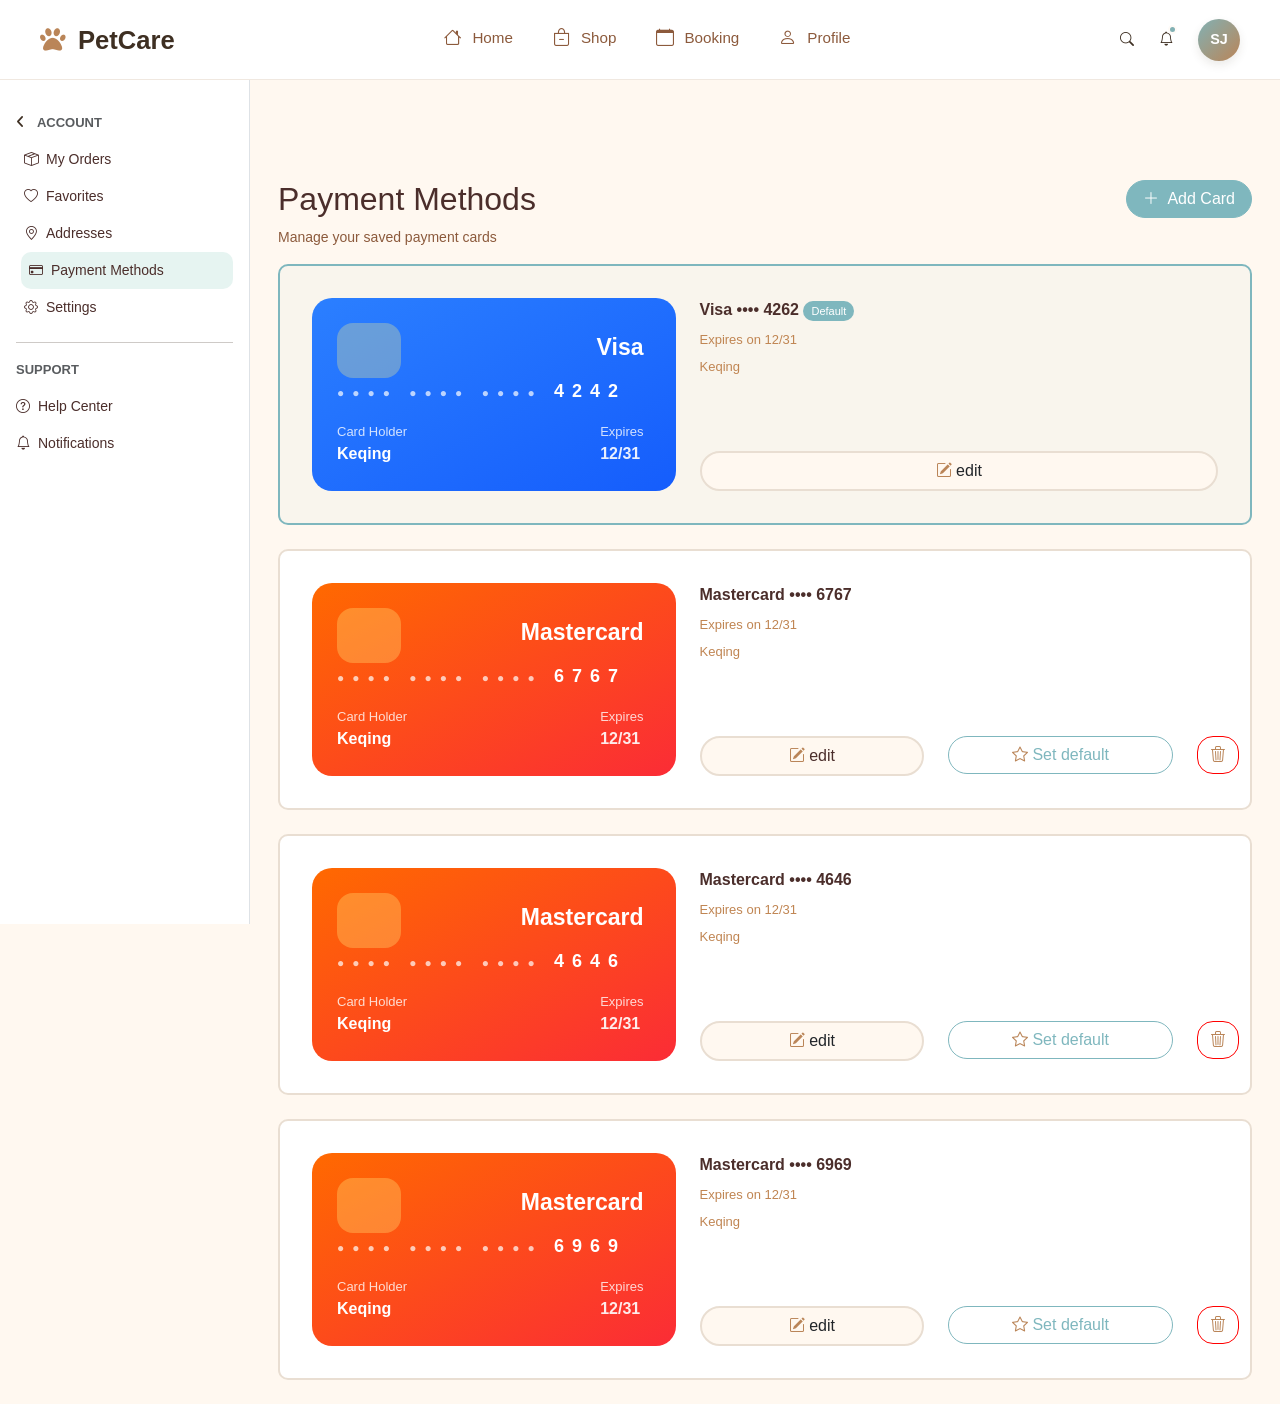
<file: payment.html>
<!-- creating order page from figma design using bootstrap 5-->
<!doctype html>
<html lang="en">
  <head>
    <!-- Required meta tags -->
    <meta charset="utf-8" />
    <meta name="viewport" content="width=device-width, initial-scale=1" />
    

    <!-- Bootstrap CSS -->
    <link href="https://cdn.jsdelivr.net/npm/bootstrap@5.0.2/dist/css/bootstrap.min.css" rel="stylesheet" integrity="sha384-EVSTQN3/azprG1Anm3QDgpJLIm9Nao0Yz1ztcQTwFspd3yD65VohhpuuCOmLASjC" crossorigin="anonymous" />
    <link href="https://cdn.jsdelivr.net/npm/bootstrap-icons@1.11.3/font/bootstrap-icons.css" rel="stylesheet">
    <link rel="stylesheet" href="https://cdnjs.cloudflare.com/ajax/libs/font-awesome/6.5.0/css/all.min.css">
    <!-- My CSS-->
    <link rel="stylesheet" href="css/style.css" />
    <title>Payment</title>
    <link rel="icon" type="img/png" href="/img/logo.png">
    <style>
      h1 {
        text-align: center;
        color: black;
      }
    </style>
  </head>

  <body style="background-color: #FFF8F0;">
    <!-- Navbar -->
      <header class="top-nav">
        <div class="logo-area">
          <i class="fas fa-paw logo-icon"></i>
          <span class="logo-text">PetCare</span>
        </div>
        <nav class="main-nav">
          <a href="petcaredashboard.html"><i class="bi bi-house"></i> Home</a>
          <a href="petshop.html"><i class="bi bi-bag-dash"></i> Shop</a>
          <a href="booking.html"><i class="bi bi-calendar"></i> Booking</a>
          <a href="Profile.html"><i class="bi bi-person"></i> Profile</a>
        </nav>
        <div class="top-right-actions">
          <i class="bi bi-search"></i>
          <a href="notification.html" class="notification-icon">
            <i class="bi bi-bell"></i>
            <span class="notification-dot"></span>
          </a>
          <div class="profile-avatar">SJ</div>
        </div>
      </header>
<!-- end of navbar-->
 <!-- SIDEBAR -->
<div class="d-flex min-vh-100">
<div class="bg-white border-end position-sticky"
     style="width:250px; top:56px; height:calc(100vh - 56px);">
  
 <!----> <div class="p-3 mt-3">
    <i class="fa-solid fa-angle-left me-2"> </i>
    <small class="text-muted " style="font-size: small;"><strong>ACCOUNT</strong></small>
    <ul class="nav flex-column mt-2 text-dark-brown " style="font-size: 14px;">
      <li class="nav-item d-flex align-items-center item-transition">
        <i class="bi bi-box-seam ms-2"></i>
          <a class="nav-link sidebar-text-color" aria-current="page" href="orders.html" >My Orders</a>
        </li>
        <li class="nav-item d-flex align-items-center item-transition ">
          <i class="bi bi-heart ms-2"></i>
          <a class="nav-link sidebar-text-color" href="favorites.html">Favorites</a>
        </li>
        <li class="nav-item d-flex align-items-center item-transition ">
          <i class="bi bi-geo-alt ms-2"></i>
          <a class="nav-link sidebar-text-color " href="address.html">Addresses</a>
        </li>
        <li class="nav-item d-flex align-items-center item-focused menu-active">
          <i class="bi bi-credit-card ms-2"></i>
          <a class="nav-link sidebar-text-color" href="payment.html" tabindex="-1" aria-disabled="true">Payment Methods</a>
        </li>
        <li class="nav-item d-flex align-items-center item-transition">
          <i class="bi bi-gear ms-2"></i>
          <a class="nav-link sidebar-text-color" href="Setting.html">Settings</a>
        </li>
        </ul>

        <hr>

        <small class ="text-muted" style="font-size: small;"><strong>SUPPORT</strong></small>

        <ul class ="nav flex-column mt-2 text-dark-brown">
          <li class = "nav-item d-flex align-items-center item-transition">
            <i class="bi bi-question-circle"></i>
            <a class ="nav-link sidebar-text-color" style="font-size: 14px;" href="helpcenter.html">Help Center</a>
          </li>
          <li class="nav-item d-flex align-items-center item-transition">
            <i class="bi bi-bell"></i>
            <a class ="nav-link sidebar-text-color" style = "font-size: 14px;"href="notification.html">Notifications</a>
          </li>
        </ul>
  </div>

</div>

 <!-- content-->


<!-- MAIN CONTENT -->
<main class = "main-content flex-grow-1 px-3">
  <div class="container">
    <div class="d-flex align-items-start justify-content-between">
      <div>
        <h2 style="color: #4B2E2B;">Payment Methods</h2>
          <p style="color: #8C5A3C;font-size: 14px;">Manage your saved payment cards</p>
      </div>
      
        <div class="btn background-green text-white rounded-pill px-3 ms-3 a"> 
          <i class="bi bi-plus-lg me-2"></i>Add Card
        </div>
    </div>


        <div class="pb-4 ">
    <div class="card background-brown-with-green-border py-3 px-3" style="border-radius: 10px;">
      <div class="card-body">
        <div class="row">
          <div class="col-sm-5">
            <div class="card-visa squircle d-flex flex-column justify-content-between">
              <div class="d-flex justify-content-between">
                <div class="squircle-card "></div>
                <div class="text-white visa-font" ><strong>Visa</strong></div>
              </div>
              <div class="ml-25 mb-3">
                <span class="card-bullet text-white">●●●● ●●●● ●●●● </span>
                <span class="card-number text-white"><strong>4242</strong></span>
              </div>
              <div class="ml-25 justify-content-between d-flex mb-25 mr-2">
                <div>
                  <span style="opacity: 0.8; color: white; font-size: small;">Card Holder</span>
                  <div class="text-white fs-6"><strong>Keqing</strong></div>
                </div>
                <div>
                  <span style="opacity: 0.8; color: white; font-size: small;">Expires</span>
                  <div class="text-white fs-6" style="opacity: 0.9;"><strong>12/31</strong></div>
                </div>
              </div>
            </div>
             
          </div>
          <div class="col-sm-7 d-flex flex-column justify-content-between">
            <div>
              <ul class="list-unstyled text-brown mb-4  " style="font-size: small;">
                <li class="text-dark-brown mb-2  fs-6"> <strong>Visa •••• 4262</strong> 
                <small class="text-white background-green rounded-pill px-2 py-1 " style="font-size: 11px;">Default</small>
                </li>
                <li class="mb-2" style="font-size: 13px;">Expires on 12/31</li>
                <li class="mb-2" style="font-size: 13px;">Keqing</li>
                
            </ul>
            </div>
              <div class="btn w-100 rounded-pill border-brown background-light-brown"> 
               <i class="bi bi-pencil-square"></i>
                 <span class="">edit</span>
             </div>
          </div>
        </div>

      </div>
    </div>
  </div>
  

        <div class="pb-4 ">
    <div class="card border-brown py-3 px-3" style="border-radius: 10px;">
      <div class="card-body">
        <div class="row">
          <div class="col-sm-5">
            <div class="card-mastercard squircle d-flex flex-column justify-content-between">
              <div class="d-flex justify-content-between">
                <div class="squircle-card "></div>
                <div class="text-white visa-font" ><strong>Mastercard</strong></div>
              </div>
              <div class="ml-25 mb-3">
                <span class="card-bullet text-white">●●●● ●●●● ●●●● </span>
                <span class="card-number text-white"><strong>6767</strong></span>
              </div>
              <div class="ml-25 justify-content-between d-flex mb-25 mr-2">
                <div>
                  <span style="opacity: 0.8; color: white; font-size: small;">Card Holder</span>
                  <div class="text-white fs-6"><strong>Keqing</strong></div>
                </div>
                <div>
                  <span style="opacity: 0.8; color: white; font-size: small;">Expires</span>
                  <div class="text-white fs-6" style="opacity: 0.9;"><strong>12/31</strong></div>
                </div>
              </div>
            </div>
             
          </div>
          <div class="col-sm-7 d-flex flex-column justify-content-between">
            <div>
              <ul class="list-unstyled text-brown mb-4  " style="font-size: small;">
                <li class="text-dark-brown mb-2  fs-6"> <strong>Mastercard •••• 6767</strong> 
                
                </li>
                <li class="mb-2" style="font-size: 13px;">Expires on 12/31</li>
                <li class="mb-2" style="font-size: 13px;">Keqing</li>
                
            </ul>
            </div>
               <div class="row ">
    <div class="col">
  <div class="btn w-100 rounded-pill border-brown background-brown-with-hover"> 
    <i class="bi bi-pencil-square "></i>
    <span class="">edit</span>
    </div>
  </div>
      <div class="col">
  <div class="btn w-100 rounded-pill button-green font-green "> 
    <i class="bi bi-star"></i>
    Set default
    </div>
  </div>
  <div class="col-sm-1">
    <div class="btn background-red" style="border-radius: 1rem;">
      <i class="bi bi-trash3 "></i>
    </div>
    
  </div>
  </div>


          </div>
        </div>

      </div>
    </div>
  </div>

          <div class="pb-4 ">
    <div class="card border-brown py-3 px-3" style="border-radius: 10px;">
      <div class="card-body">
        <div class="row">
          <div class="col-sm-5">
            <div class="card-mastercard squircle d-flex flex-column justify-content-between">
              <div class="d-flex justify-content-between">
                <div class="squircle-card "></div>
                <div class="text-white visa-font" ><strong>Mastercard</strong></div>
              </div>
              <div class="ml-25 mb-3">
                <span class="card-bullet text-white">●●●● ●●●● ●●●● </span>
                <span class="card-number text-white"><strong>4646</strong></span>
              </div>
              <div class="ml-25 justify-content-between d-flex mb-25 mr-2">
                <div>
                  <span style="opacity: 0.8; color: white; font-size: small;">Card Holder</span>
                  <div class="text-white fs-6"><strong>Keqing</strong></div>
                </div>
                <div>
                  <span style="opacity: 0.8; color: white; font-size: small;">Expires</span>
                  <div class="text-white fs-6" style="opacity: 0.9;"><strong>12/31</strong></div>
                </div>
              </div>
            </div>
             
          </div>
          <div class="col-sm-7 d-flex flex-column justify-content-between">
            <div>
              <ul class="list-unstyled text-brown mb-4  " style="font-size: small;">
                <li class="text-dark-brown mb-2  fs-6"> <strong>Mastercard •••• 4646</strong> 
                
                </li>
                <li class="mb-2" style="font-size: 13px;">Expires on 12/31</li>
                <li class="mb-2" style="font-size: 13px;">Keqing</li>
                
            </ul>
            </div>
               <div class="row ">
    <div class="col">
  <div class="btn w-100 rounded-pill border-brown background-light-brown"> 
    <i class="bi bi-pencil-square "></i>
    <span class="">edit</span>
    </div>
  </div>
      <div class="col">
  <div class="btn w-100 rounded-pill button-green font-green "> 
    <i class="bi bi-star"></i>
    Set default
    </div>
  </div>
  <div class="col-sm-1">
    <div class="btn background-red" style="border-radius: 1rem;">
      <i class="bi bi-trash3 "></i>
    </div>
    
  </div>
  </div>


          </div>
        </div>

      </div>
    </div>
  </div>
          <div class="pb-4 ">
    <div class="card border-brown py-3 px-3" style="border-radius: 10px;">
      <div class="card-body">
        <div class="row">
          <div class="col-sm-5">
            <div class="card-mastercard squircle d-flex flex-column justify-content-between">
              <div class="d-flex justify-content-between">
                <div class="squircle-card "></div>
                <div class="text-white visa-font" ><strong>Mastercard</strong></div>
              </div>
              <div class="ml-25 mb-3">
                <span class="card-bullet text-white">●●●● ●●●● ●●●● </span>
                <span class="card-number text-white"><strong>6969</strong></span>
              </div>
              <div class="ml-25 justify-content-between d-flex mb-25 mr-2">
                <div>
                  <span style="opacity: 0.8; color: white; font-size: small;">Card Holder</span>
                  <div class="text-white fs-6"><strong>Keqing</strong></div>
                </div>
                <div>
                  <span style="opacity: 0.8; color: white; font-size: small;">Expires</span>
                  <div class="text-white fs-6" style="opacity: 0.9;"><strong>12/31</strong></div>
                </div>
              </div>
            </div>
             
          </div>
          <div class="col-sm-7 d-flex flex-column justify-content-between">
            <div>
              <ul class="list-unstyled text-brown mb-4  " style="font-size: small;">
                <li class="text-dark-brown mb-2  fs-6"> <strong>Mastercard •••• 6969</strong> 
               
                </li>
                <li class="mb-2" style="font-size: 13px;">Expires on 12/31</li>
                <li class="mb-2" style="font-size: 13px;">Keqing</li>
                
            </ul>
            </div>
               <div class="row ">
    <div class="col">
  <div class="btn w-100 rounded-pill border-brown background-light-brown"> 
    <i class="bi bi-pencil-square "></i>
    <span class="">edit</span>
    </div>
  </div>
      <div class="col">
  <div class="btn w-100 rounded-pill button-green font-green "> 
    <i class="bi bi-star"></i>
    Set default
    </div>
  </div>
  <div class="col-sm-1">
    <div class="btn background-red" style="border-radius: 1rem;">
      <i class="bi bi-trash3 "></i>
    </div>
    
  </div>
  </div>


          </div>
        </div>

      </div>
    </div>
  </div>
</div>
    

</main>
 <!--end of content-->     

<script src="https://cdn.jsdelivr.net/npm/bootstrap@5.0.2/dist/js/bootstrap.bundle.min.js" integrity="sha384-MrcW6ZMFYlzcLA8Nl+NtUVF0sA7MsXsP1UyJoMp4YLEuNSfAP+JcXn/tWtIaxVXM" crossorigin="anonymous"></script>
  </body>
</file>
<file: style.css>
/*BODY & BACKGROUND*/
body {
  min-height: 100vh;
  background: #fff8f0;
  font-family: sans-serif;
  margin: 0;
  padding: 0;
}

/*NAVBAR*/
.navbar-custom {
  background: #ffffff;
}

.navbar .nav-link {
  color: #4a3b36;
  font-weight: 500;
  transition: color 0.2s;
}

.navbar .nav-link:hover {
  color: #7fb7be;
}

.navbar .btn-get-started {
  background: #7fb7be;
  color: #fff;
  padding: 8px 18px;
  border-radius: 20px;
  font-weight: 500;
  border: none;
  transition: 0.3s;
}

.navbar .btn-get-started:hover {
  background: #6aa5ac;
  color: #fff;
}

/* HERO / JUMBOTRON / Bagian Awal Get started*/
.hero {
  padding: 100px 0;
  background: linear-gradient(135deg, #fff8f0 0%, #f6e9df 30%, #eaf4f5 70%, #f8fbfb 100%);
}

.hero-title {
  font-size: 3rem;
  font-weight: 700;
  color: #4a3b36;
}

.hero-text {
  margin: 20px 0;
  color: #6c757d;
  font-size: 16px;
}

.badge-soft {
  display: inline-block;
  background: #ffffffaa;
  padding: 6px 12px;
  border-radius: 20px;
  font-size: 14px;
  margin-bottom: 15px;
}

.hero-buttons .btn {
  margin-right: 10px;
}

.btn-hero-primary {
  background: #7fb7be;
  color: #fff;
  padding: 12px 24px;
  border-radius: 25px;
  font-weight: 500;
  transition: 0.3s;
}
.btn-hero-primary:hover {
  background: #6aa5ac;
}

.btn-hero-outline {
  border: 2px solid #c08552;
  color: #c08552;
  padding: 12px 24px;
  border-radius: 25px;
  font-weight: 500;
  transition: 0.3s;
}
.btn-hero-outline:hover {
  background: #c08552;
  color: #fff;
}

.hero-img {
  width: 100%;
  max-width: 450px;
  border-radius: 25px;
  box-shadow: 0 15px 40px rgba(0, 0, 0, 0.1);
}

/* FEATURESsss SECTION*/
.features-wrapper {
  background: #ffffff;
  padding: 80px 0;
}

.features-title {
  font-size: 2.5rem;
  font-weight: 700;
  color: #4a3b36;
}

.features-subtitle {
  color: #8c7b75;
  margin-top: 10px;
}

.badge-feature {
  display: inline-block;
  background: #f3e5dc;
  color: #a36b4f;
  padding: 6px 14px;
  border-radius: 20px;
  font-size: 13px;
  margin-bottom: 15px;
}

.feature-card {
  background: #ffffffcc;
  border-radius: 20px;
  padding: 25px;
  text-align: left;
  transition: 0.3s;
  border: 1px solid #eee;
  display: flex;
  flex-direction: column;
}

.feature-card:hover {
  transform: translateY(-8px);
  box-shadow: 0 10px 30px rgba(0, 0, 0, 0.1);
}

.icon-box {
  width: 50px;
  height: 50px;
  background: #f3e5dc;
  border-radius: 50%;
  display: flex;
  align-items: center;
  justify-content: center;
  margin-bottom: 15px;
}

.icon-box i {
  font-size: 20px;
  color: #c08552;
}

.feature-card h5 {
  color: #4a3b36;
}

.feature-card p {
  color: #8c7b75;
  font-size: 14px;
}

/*SERVICE SECTION*/
.service-wrapper {
  background: #fff8f0;
  padding: 100px 0;
}

.badge-service {
  display: inline-block;
  background: #7fb7be33;
  color: #7fb7be;
  padding: 6px 14px;
  border-radius: 20px;
  font-size: 13px;
  font-weight: 500;
}

.service-card {
  background: #ffffffcc;
  border-radius: 20px;
  overflow: hidden;
  padding: 20px;
  backdrop-filter: blur(12px);
  transition: all 0.3s ease;
  border: 1px solid #eee;
  display: flex;
  flex-direction: column;
  height: 100%;
}

.service-card:hover {
  transform: translateY(-10px) scale(1.02);
  box-shadow: 0 15px 40px rgba(0, 0, 0, 0.1);
}

.service-card img {
  width: 100%;
  height: 250px;
  object-fit: cover;
  border-radius: 15px;
  margin-bottom: 15px;
}

.service-card h5 {
  color: #4a3b36;
  font-weight: 600;
}

.service-card p {
  color: #8c7b75;
  font-size: 14px;
}

.learn-more {
  text-decoration: none;
  color: #7fb7be;
  cursor: pointer;
}

/*PETCARE JOIN SECTION*/
.petcare {
  display: flex;
  flex-direction: column;
  align-items: center;
  justify-content: center;
  text-align: center;
  min-height: 40vh;
  padding: 2rem;
  gap: 1rem;
  font-size: 1rem;
  background: linear-gradient(
    135deg,
    #c08552 0%,
    #bc8250 7.14%,
    #b87f4f 14.29%,
    #b57c4d 21.43%,
    #b1784c 28.57%,
    #ad754a 35.71%,
    #a97248 42.86%,
    #a66f47 50%,
    #a26c45 57.14%,
    #9e6944 64.29%,
    #9b6642 71.43%,
    #976341 78.57%,
    #93603f 85.71%,
    #905d3e 92.86%,
    #8c5a3c 100%
  );
}

.petcare .pet-title {
  color: #ffffff;
  font-size: 2.5rem;
  font-weight: 600;
  line-height: 1.3;
  margin-bottom: 0.8rem;
}

.petcare .pet-text {
  color: #ffffff;
  font-size: 1rem;
  line-height: 1.5;
  margin-bottom: 1rem;
}

.petcare .pet-buttons .btn {
  font-size: 1.3rem;
  padding: 0.9rem 2rem;
}

.petcare .btn-primary {
  background-color: #ffffff;
  border-color: #ffffff;
  color: black;
}

.petcare .btn-primary:hover {
  background-color: #c08552;
  color: white;
  border-color: #ffffff;
}

.petcare .btn-outline-secondary {
  border-color: #ffffff;
  color: #ffffff;
}

.petcare .btn-outline-secondary:hover {
  background-color: #c08552;
  color: white;
}
/* Akhir Petcare Member Join */

/* Profil Penilian */
.testimonials {
  background-color: #ffffff; /* warna cream soft */
}

.testi-card {
  border: 1px solid #eee;
  border-radius: 16px;
  background: #fff;
  transition: all 0.3s ease;
}

.testi-card:hover {
  transform: translateY(-5px);
  box-shadow: 0 10px 25px rgba(0, 0, 0, 0.05);
}

.avatar {
  width: 40px;
  height: 40px;
  border-radius: 50%;
  object-fit: cover;
}
/* akhir testimoni penilaian */

/* Footer */
.footer-dark {
  background-color: #5b3a33; /* coklat gelap */
  color: #e6dcd7;
}

.footer-title {
  font-weight: 600;
  margin-bottom: 15px;
}

.footer-desc {
  font-size: 14px;
  color: #cbbab3;
}

.footer-dark a {
  text-decoration: none;
  color: #cbbab3;
  font-size: 14px;
}

.footer-dark a:hover {
  color: #ffffff;
}

.footer-line {
  border-color: rgba(255, 255, 255, 0.1);
  margin: 30px 0;
}

.footer-bottom {
  font-size: 13px;
  color: #cbbab3;
}

.logo-circle {
  width: 32px;
  height: 32px;
  background-color: #7fb3b5;
  border-radius: 50%;
  display: flex;
  align-items: center;
  justify-content: center;
  font-size: 16px;
}
/* Akhir Footer */
</file>
<file: css/style.css>
@import "font.css";
@import "card.css";
@import "component.css";
@import "background.css";
@import "orders.css";
@import "add-pet.css";
@import "payment.css";
@import "sidebar.css";
@import"favorites.css";
@import "booking.css";
body{
    font-size: 14px;
}
.navbar {
  transition: 0.3s;
}


.menu-active{
     background-color: #E6F4F1;
      border-radius: 10px;
}

.main-content{
    margin-top: 100px;

}
</file>
<file: css/petcarehome.css>
/*BODY & BACKGROUND*/
body {
  min-height: 100vh;
  background: #fff8f0;
  font-family: sans-serif;
  margin: 0;
  padding: 0;
}

/*NAVBAR*/
.logo-icon {
  color: #c08552;
  font-size: 24px;
}

.navbar-custom {
  background: #ffffff;
}

.navbar .nav-link {
  color: #8c5a3c;
  font-weight: 500;
  transition: color 0.2s;
}

.navbar .nav-link:hover {
  color: #7fb7be;
}

.navbar .btn-get-started {
  background: #7fb7be;
  color: #fff;
  padding: 8px 18px;
  border-radius: 20px;
  font-weight: 500;
  border: none;
  transition: 0.3s;
}

.navbar .btn-get-started:hover {
  background: #6aa5ac;
  color: #fff;
}

/* HERO / JUMBOTRON / Bagian Awal Get started*/
.hero {
  padding: 100px 0;
  background: linear-gradient(135deg, #fff8f0 0%, #f6e9df 30%, #eaf4f5 70%, #f8fbfb 100%);
}

.hero-title {
  font-size: 3rem;
  font-weight: 700;
  color: #4a3b36;
}

.hero-text {
  margin: 20px 0;
  color: #6c757d;
  font-size: 16px;
}

.badge-soft {
  display: inline-block;
  background: #ffffffaa;
  padding: 6px 12px;
  border-radius: 20px;
  font-size: 14px;
  margin-bottom: 15px;
}

.hero-buttons .btn {
  margin-right: 10px;
}

.btn-hero-primary {
  background: #7fb7be;
  color: #fff;
  padding: 12px 24px;
  border-radius: 25px;
  font-weight: 500;
  transition: 0.3s;
}
.btn-hero-primary:hover {
  background: #6aa5ac;
}

.btn-hero-outline {
  border: 2px solid #c08552;
  color: #c08552;
  padding: 12px 24px;
  border-radius: 25px;
  font-weight: 500;
  transition: 0.3s;
}
.btn-hero-outline:hover {
  background: #c08552;
  color: #fff;
}

.hero-img {
  width: 100%;
  max-width: 450px;
  border-radius: 25px;
  box-shadow: 0 15px 40px rgba(0, 0, 0, 0.1);
}

/* FEATURESsss SECTION*/
.features-wrapper {
  background: #ffffff;
  padding: 80px 0;
}

.features-title {
  font-size: 2.5rem;
  font-weight: 700;
  color: #4a3b36;
}

.features-subtitle {
  color: #8c7b75;
  margin-top: 10px;
}

.badge-feature {
  display: inline-block;
  background: #f3e5dc;
  color: #a36b4f;
  padding: 6px 14px;
  border-radius: 20px;
  font-size: 13px;
  margin-bottom: 15px;
}

.feature-card {
  background: #ffffffcc;
  border-radius: 20px;
  padding: 25px;
  text-align: left;
  transition: 0.3s;
  border: 1px solid #eee;
  display: flex;
  flex-direction: column;
}

.feature-card:hover {
  transform: translateY(-8px);
  box-shadow: 0 10px 30px rgba(0, 0, 0, 0.1);
}

.icon-box {
  width: 50px;
  height: 50px;
  background: #f3e5dc;
  border-radius: 50%;
  display: flex;
  align-items: center;
  justify-content: center;
  margin-bottom: 15px;
}

.icon-box i {
  font-size: 20px;
  color: #c08552;
}

.feature-card h5 {
  color: #4a3b36;
}

.feature-card p {
  color: #8c7b75;
  font-size: 14px;
}

/*SERVICE SECTION*/
.service-wrapper {
  background: #fff8f0;
  padding: 100px 0;
}

.badge-service {
  display: inline-block;
  background: #7fb7be33;
  color: #7fb7be;
  padding: 6px 14px;
  border-radius: 20px;
  font-size: 13px;
  font-weight: 500;
}

.service-card {
  background: #ffffffcc;
  border-radius: 20px;
  overflow: hidden;
  padding: 20px;
  backdrop-filter: blur(12px);
  transition: all 0.3s ease;
  border: 1px solid #eee;
  display: flex;
  flex-direction: column;
  height: 100%;
}

.service-card:hover {
  transform: translateY(-10px) scale(1.02);
  box-shadow: 0 15px 40px rgba(0, 0, 0, 0.1);
}

.service-card img {
  width: 100%;
  height: 250px;
  object-fit: cover;
  border-radius: 15px;
  margin-bottom: 15px;
}

.service-card h5 {
  color: #4a3b36;
  font-weight: 600;
}

.service-card p {
  color: #8c7b75;
  font-size: 14px;
}

.learn-more {
  text-decoration: none;
  color: #7fb7be;
  cursor: pointer;
}

/*PETCARE JOIN SECTION*/
.petcare {
  display: flex;
  flex-direction: column;
  align-items: center;
  justify-content: center;
  text-align: center;
  min-height: 40vh;
  padding: 2rem;
  gap: 1rem;
  font-size: 1rem;
  background: linear-gradient(
    135deg,
    #c08552 0%,
    #bc8250 7.14%,
    #b87f4f 14.29%,
    #b57c4d 21.43%,
    #b1784c 28.57%,
    #ad754a 35.71%,
    #a97248 42.86%,
    #a66f47 50%,
    #a26c45 57.14%,
    #9e6944 64.29%,
    #9b6642 71.43%,
    #976341 78.57%,
    #93603f 85.71%,
    #905d3e 92.86%,
    #8c5a3c 100%
  );
}

.petcare .pet-title {
  color: #ffffff;
  font-size: 2.5rem;
  font-weight: 600;
  line-height: 1.3;
  margin-bottom: 0.8rem;
}

.petcare .pet-text {
  color: #ffffff;
  font-size: 1rem;
  line-height: 1.5;
  margin-bottom: 1rem;
}

.petcare .pet-buttons .btn {
  font-size: 1.3rem;
  padding: 0.9rem 2rem;
}

.petcare .btn-primary {
  background-color: #ffffff;
  border-color: #ffffff;
  color: black;
}

.petcare .btn-primary:hover {
  background-color: #c08552;
  color: white;
  border-color: #ffffff;
}

.petcare .btn-outline-secondary {
  border-color: #ffffff;
  color: #ffffff;
}

.petcare .btn-outline-secondary:hover {
  background-color: #c08552;
  color: white;
}
/* Akhir Petcare Member Join */

/* Profil Penilian */
.testimonials {
  background-color: #ffffff; /* warna cream soft */
}

.testi-card {
  border: 1px solid #eee;
  border-radius: 16px;
  background: #fff;
  transition: all 0.3s ease;
}

.testi-card:hover {
  transform: translateY(-5px);
  box-shadow: 0 10px 25px rgba(0, 0, 0, 0.05);
}

.avatar {
  width: 40px;
  height: 40px;
  border-radius: 50%;
  object-fit: cover;
}
/* akhir testimoni penilaian */

/* Footer */
.footer-dark {
  background-color: #5b3a33; /* coklat gelap */
  color: #e6dcd7;
}

.footer-title {
  font-weight: 600;
  margin-bottom: 15px;
}

.footer-desc {
  font-size: 14px;
  color: #cbbab3;
}

.footer-dark a {
  text-decoration: none;
  color: #cbbab3;
  font-size: 14px;
}

.footer-dark a:hover {
  color: #ffffff;
}

.footer-line {
  border-color: rgba(255, 255, 255, 0.1);
  margin: 30px 0;
}

.footer-bottom {
  font-size: 13px;
  color: #cbbab3;
}

.logo-circle {
  width: 32px;
  height: 32px;
  background-color: #7fb3b5;
  border-radius: 50%;
  display: flex;
  align-items: center;
  justify-content: center;
  font-size: 16px;
}
/* Akhir Footer */

/* ================= NEWS HOME ================= */
.news-home {
  background: linear-gradient(135deg, #fff8f0 0%, #f6e9df 50%, #eaf4f5 100%);
}

.news-home .badge-feature {
  background: #f3e5dc;
  color: #a36b4f;
}

/* CARD */
.news-card {
  border: none;
  border-radius: 18px;
  overflow: hidden;
  transition: all 0.3s ease;
  background: #ffffffcc;
  backdrop-filter: blur(10px);
}

/* HOVER EFFECT */
.news-card:hover {
  transform: translateY(-8px) scale(1.02);
  box-shadow: 0 15px 35px rgba(0, 0, 0, 0.1);
}

/* IMAGE */
.news-card img {
  height: 200px;
  object-fit: cover;
}

/* TEXT */
.news-card .card-title {
  color: #4a3b36;
  font-weight: 600;
}

.news-card .card-text {
  color: #8c7b75;
  font-size: 14px;
}

/* BADGE CUSTOM BIAR NYATU */
.news-card .badge {
  border-radius: 20px;
  font-size: 12px;
  padding: 5px 10px;
  background-color: #7fb7be !important;
  color: #fff;
}

/* BUTTON SEE ALL */
.news-home .btn-primary {
  background: #7fb7be;
  border: none;
  border-radius: 25px;
  padding: 10px 20px;
}

.news-home .btn-primary:hover {
  background: #6aa5ac;
}
</file>
<file: css/dashboard.css>
* {
  margin: 0;
  padding: 0;
  box-sizing: border-box;
}

body {
  font-family: "Roboto", sans-serif;
  background-color: #fffbf7;
  color: #3e2f22;
  -webkit-font-smoothing: antialiased;
  -moz-osx-font-smoothing: grayscale;
}

h2 {
  font-size: 1.3rem;
  font-weight: 500;
  margin-bottom: 20px;
  color: #4a3f35;
}

a {
  text-decoration: none;
  color: inherit;
}

/* --- DASHBOARD CONTAINER --- */
.dashboard-container {
  max-width: 1440px;
  margin: 0 auto;
  padding: 0 20px;
}

/* --- TOP NAV BAR --- */
.top-nav {
  display: flex;
  justify-content: space-between;
  align-items: center;

  /* FULL WIDTH TRICK */
  width: 100vw;
  margin-left: calc(-50vw + 50%);

  padding: 15px 40px;

  background-color: #ffffff;
  border-bottom: 1px solid #f0e8e0;

  position: sticky;
  top: 0;
  z-index: 100;
}

.logo-area {
  display: flex;
  align-items: center;
  gap: 12px;
  font-size: 1.8rem;
  font-weight: 700;
}

logo-area {
  display: flex;
  align-items: center;
  gap: 12px;
}

.logo-icon {
  color: #ba8558;
  font-size: 1.6rem;
}

.logo-text {
  font-size: 1.6rem;
  font-weight: 700;
  color: #3e2f22;
}

.main-nav {
  display: flex;
  gap: 40px;
}

.main-nav {
  display: flex;
  gap: 40px;
}

/* DEFAULT (cokelat) */
.main-nav a {
  display: flex;
  align-items: center;
  gap: 10px;
  padding: 10px 0;
  color: #8c5a3c; /* cokelat */
  font-weight: 500;
  font-size: 0.95rem;
  border-bottom: 3px solid transparent;
  transition: all 0.3s ease;
  position: relative;
}

/* HOVER */
.main-nav a:hover {
  color: #8c5a3c;
  transform: translateY(-2px);
}

/* ACTIVE (biru) */
.main-nav a.active {
  color: #7fb7be; /* biru */
  border-bottom: 3px solid #7fb7be;
}

/* ICON DEFAULT */
.main-nav a i {
  color: #8c5a3c;
  font-size: 1.1rem;
  transition: 0.3s;
}

/* ICON ACTIVE */
.main-nav a.active i {
  color: #7fb7be;
}

.top-right-actions {
  display: flex;
  align-items: center;
  gap: 25px;
}

.action-icon {
  font-size: 1.25rem;
  color: #7b6f63;
  cursor: pointer;
}

.notification-icon {
  position: relative;
}

.notification-dot {
  position: absolute;
  top: -4px;
  right: -4px;
  width: 9px;
  height: 9px;
  background-color: #82b1b4;
  border-radius: 50%;
  border: 2px solid #fffbf7;
}

.profile-avatar {
  width: 42px;
  height: 42px;
  background-image: linear-gradient(135deg, #82b1b4 0%, #ba8558 100%);
  color: white;
  border-radius: 50%;
  display: flex;
  justify-content: center;
  align-items: center;
  font-size: 0.9rem;
  font-weight: 700;
  cursor: pointer;

  box-shadow: 0 4px 10px rgba(62, 47, 34, 0.1);
  transition: all 0.3s ease;
}

.profile-avatar:hover {
  transform: scale(1.05);
}

/* --- MAIN CONTENT AREA --- */
.main-content {
  display: grid;
  grid-template-columns: 2fr 1fr; /* 2 bagian untuk konten, 1 bagian untuk sidebar */
  gap: 30px;
  padding: 30px 0;
}

.section-container {
  margin-bottom: 35px;
}

/* --- STATS CARDS --- */
.stats-row {
  display: grid;
  grid-template-columns: repeat(3, 1fr);
  gap: 20px;
  margin-bottom: 30px;
}

.stat-card {
  background: white;
  padding: 25px;
  border-radius: 20px;
  box-shadow: 0 10px 30px rgba(62, 47, 34, 0.08);
  border: none;
}

/*Mengatur ikon (simbol) yang ada di bagian paling atas setiap kartu*/
.stat-icon {
  font-size: 1.3rem;
  color: #ba8558;
  margin-bottom: 15px;
  display: block;
}

.stat-icon-blue {
  color: #82b1b4;
}
.stat-icon-yellow {
  color: #d6a03c;
}

/*Mengatur tampilan angka besar yang menjadi pusat perhatian*/
.stat-value {
  font-size: 2.2rem;
  font-weight: 800;
  margin-bottom: 5px;
  color: #3e2f22;
}

/*lem yang menyatukan angka (.stat-value) dan satuan (.stat-unit) agar selalu berjajar rapi dalam satu baris.*/
.stat-value-group {
  display: flex;
  align-items: baseline;
  gap: 5px;
}

/*Mengatur teks satuan yang menempel di samping angka*/
.stat-unit {
  font-size: 1.1rem;
  font-weight: 600;
  color: #8b5e3c;
}

/*Ini mengatur teks kecil yang menjelaskan angka di atasnya*/
.stat-label {
  color: #8b7e74;
  font-size: 0.9rem;
  font-weight: 500;
}

/* --- YOUR PETS SECTION --- */
.section-header {
  display: flex;
  justify-content: space-between;
  align-items: center;
  margin-bottom: 20px;
}

.section-header h2 {
  margin-bottom: 0;
}

.add-pet-link {
  color: #a3ccca; /* Teal untuk link Add Pet */
  font-weight: 500;
  font-size: 0.95rem;
}

.pets-grid {
  display: grid;
  grid-template-columns: repeat(2, 1fr);
  gap: 20px;
}

.pet-card {
  background: white;
  border-radius: 20px;
  padding: 20px;
  box-shadow: 0 10px 30px rgba(62, 47, 34, 0.08);
  border: none;
  position: relative;
}

.heart-icon {
  position: absolute;
  top: 15px;
  right: 15px;
  color: #7b6f63;
  font-size: 1.1rem;
  cursor: pointer;
}

.pet-card-main {
  display: flex;
  gap: 20px;
  margin-bottom: 15px;
  padding-bottom: 15px;
  border-bottom: 1px solid #f0e8e0;
}

.pet-photo {
  width: 70px;
  height: 70px;
  border-radius: 12px;
  object-fit: cover;
}

.pet-info h3 {
  font-size: 1.2rem;
  margin-bottom: 3px;
  font-weight: 600;
}

.pet-breed {
  color: #7b6f63;
  font-size: 0.9rem;
  margin-bottom: 8px;
}

.status-badge {
  display: inline-block;
  padding: 4px 10px;
  border-radius: 20px;
  font-size: 0.8rem;
  font-weight: 500;
  margin-bottom: 12px;
}

.status-badge.healthy {
  background-color: #e6f1f1;
  color: #55a8a4;
}

.status-badge.urgent {
  background-color: #fcebeb;
  color: #d85c5c;
}

.pet-reminder-summary {
  color: #7b6f63;
  font-size: 0.85rem;
  display: flex;
  align-items: center;
  gap: 6px;
}

.pet-reminder-summary i {
  color: #c09f80;
}

.pet-card-footer {
  display: flex;
  justify-content: space-between;
  font-size: 0.85rem;
  color: #7b6f63;
}

/* --- QUICK ACTIONS --- */
.quick-actions-grid {
  display: grid;
  grid-template-columns: repeat(4, 1fr);
  gap: 15px;
}

.action-btn {
  padding: 25px 15px;
  border-radius: 15px;
  display: flex;
  flex-direction: column;
  align-items: center;
  justify-content: center;
  gap: 12px;
  color: white;
  cursor: pointer;
  font-weight: 500;
  font-size: 0.95rem;
  text-align: center;
  box-shadow: 0 8px 20px rgba(62, 47, 34, 0.12);
  transition: transform 0.2s ease;
}

.action-btn i {
  font-size: 1.8rem;
  color: #ffffff;
}

.action-booking {
  background-color: #ba8558 !important;
}
.action-shop {
  background-color: #82b1b4 !important;
}
.action-reminders {
  background-color: #8b5e3c !important;
}

.action-favorites {
  background-color: white;
  color: #4a3f35;
  border: 2px solid #ba8558;
}
.action-favorites i {
  color: #ba8558;
}

/* --- RECENT ACTIVITY --- */
.activity-list {
  background: white;
  border-radius: 20px;
  padding: 20px;
  box-shadow: 0 10px 30px rgba(62, 47, 34, 0.08);
  border: 1px solid #f0e8e0;
}

.activity-item {
  display: flex;
  gap: 15px;
  align-items: center;
  padding: 15px 10px;
  cursor: pointer;
  transition: all 0.2s ease;
}

.activity-item:hover {
  background-color: #fdfaf5;
  transform: translateX(5px);
}

.activity-item:active {
  transform: scale(0.98);
}

.activity-item:not(:last-child) {
  border-bottom: 1.5px solid #f0e8e0;
}

.activity-icon-container {
  width: 35px;
  height: 35px;
  display: flex;
  justify-content: center;
  align-items: center;
  color: #ba8558;
  font-size: 1.2rem;
}

.activity-text p {
  font-size: 0.95rem;
  margin-bottom: 2px;
  color: #3e2f22;
}

.activity-text strong {
  font-weight: 700;
}

.activity-text span {
  color: #8b7e74;
  font-size: 0.85rem;
  font-weight: 500;
}

/* --- SIDEBAR Column --- */
.sidebar-column {
  display: flex;
  flex-direction: column;
  gap: 25px;
}

.sidebar-section h2 {
  font-size: 1.2rem;
}

/* --- UPCOMING REMINDERS --- */
.reminder-card {
  background: white;
  border-radius: 15px;
  padding: 15px;
  margin-bottom: 12px;
  display: flex;
  align-items: center;
  gap: 15px;
  position: relative;
  box-shadow: 0 4px 12px rgba(62, 47, 34, 0.08);
  border: 1px solid #f0e8e0;
  transition: transform 0.2s ease;
}

.reminder-card.active-reminder {
  border: 2px solid #82b1b4;
}

.reminder-icon {
  width: 30px;
  text-align: center;
  font-size: 1.2rem;
}

/* Warna Ikon Solid */
.reminder-icon-teal {
  color: #55a8a4 !important;
}
.reminder-icon-brown {
  color: #ba8558 !important;
}

.reminder-text p {
  font-size: 0.95rem;
  font-weight: 700;
  margin-bottom: 2px;
  color: #3e2f22;
}

.reminder-text span {
  color: #8b7e74;
  font-size: 0.85rem;
  font-weight: 500;
}

.reminder-badge {
  position: absolute;
  top: 15px;
  right: 15px;
  background-color: #e6f1f1;
  color: #55a8a4;
  padding: 3px 10px;
  border-radius: 20px;
  font-size: 0.75rem;
  font-weight: 700;
  border: 1px solid rgba(85, 168, 164, 0.2);
}

/* --- ACHIEVEMENTS --- */
.achievement-card {
  background: white;
  border-radius: 15px;
  padding: 20px;
  box-shadow: 0 10px 30px rgba(62, 47, 34, 0.08);
  border: none;
}

.achievement-main {
  display: flex;
  gap: 15px;
  align-items: center;
  margin-bottom: 15px;
}

.achievement-icon-container {
  width: 40px;
  height: 40px;
  background-color: #fdf2c5;
  color: #d6af5d;
  border-radius: 50%;
  display: flex;
  justify-content: center;
  align-items: center;
  font-size: 1.2rem;
}

.achievement-text p {
  font-weight: 700;
  margin-bottom: 2px;
  color: #3e2f22;
}

.achievement-text span {
  color: #acacac;
  font-size: 0.85rem;
}

.progress-bar-container {
  width: 100%;
  height: 10px;
  background-color: #f0e8e0;
  border-radius: 10px;
  overflow: hidden;
  margin-bottom: 8px;
}

.progress-bar-fill {
  height: 100%;
  background-color: #82b1b4;
  border-radius: 10px;
}

.progress-label {
  color: #8b7e74;
  font-size: 0.8rem;
  font-weight: 600;
}

/* --- LOYALTY REWARDS --- */
.rewards-card {
  background-color: #ffffff;
  border-radius: 15px;
  padding: 20px;
  box-shadow: 0 10px 30px rgba(62, 47, 34, 0.08);
  border: 1px solid #f0e8e0;
  display: flex;
  justify-content: space-between;
  align-items: center;
}

.rewards-main {
  display: flex;
  gap: 15px;
  align-items: center;
}

.rewards-icon-container {
  font-size: 2.5rem;
  color: #fbb03b;
}

.rewards-text h1 {
  color: #3e2f22;
  font-size: 1.4rem;
  font-weight: 800;
  margin-bottom: 2px;
}

.rewards-text span {
  color: #8b7e74;
  font-size: 0.85rem;
  font-weight: 500;
}

.rewards-badge {
  background-color: #82b1b4 !important;
  color: #ffffff !important;
  padding: 6px 12px;
  border-radius: 20px;
  font-size: 0.8rem;
  font-weight: 700;
  box-shadow: 0 4px 10px rgba(130, 177, 180, 0.3);
}
h1,
h2,
h3,
.stat-value,
.rewards-text h1 {
  letter-spacing: -0.03em !important;
}
.sidebar-column {
  gap: 32px !important;
}

.action-btn {
  gap: 8px !important;
}
.stat-card,
.pet-card,
.activity-list,
.reminder-card,
.achievement-card,
.rewards-card {
  box-shadow: 0 10px 40px rgba(62, 47, 34, 0.04) !important;
  border: 1px solid #f0e8e0 !important;
}

.activity-text span,
.reminder-text span,
.achievement-text span,
.rewards-text span,
.stat-label {
  color: #9a9187 !important;
  font-weight: 500;
}
.stat-card:hover,
.pet-card:hover,
.reminder-card:hover {
  transform: translateY(-3px);
  transition: all 0.3s ease;
  box-shadow: 0 15px 45px rgba(62, 47, 34, 0.08) !important;
}

/*  Memberikan 'Peredam Kejut' (Transition) */
.action-btn,
.activity-list,
.achievement-card {
  cursor: pointer;
  /* transition diletakkan di sini agar saat kursor dilepas, kartu kembali ke posisi semula dengan halus */
  transition:
    transform 0.3s cubic-bezier(0.175, 0.885, 0.32, 1.275),
    box-shadow 0.3s ease !important;
}

/* Efek Melayang saat Mouse Mendekat (Hover) */
.action-btn:hover,
.activity-list:hover,
.achievement-card:hover {
  transform: translateY(-5px) !important;
  box-shadow: 0 15px 35px rgba(62, 47, 34, 0.12) !important;
}

/* Efek Membal saat Diklik (Active) */
.action-btn:active,
.activity-list:active,
.achievement-card:active {
  transform: scale(0.97) !important;
  transition: transform 0.1s ease !important;
}

/* ================= SHOP PAGE IMPROVED ================= */

/* SEARCH */
.shop-header-wrapper {
  margin-top: 30px;
}

.search-box {
  display: flex;
  align-items: center;
  background: #f1efec;
  border-radius: 40px;
  padding: 14px 20px;
  margin-top: 15px;
  gap: 10px;
  transition: 0.3s;
}

.search-box:focus-within {
  box-shadow: 0 5px 20px rgba(0, 0, 0, 0.08);
}

.search-box input {
  border: none;
  outline: none;
  background: transparent;
  flex: 1;
  font-size: 14px;
}

.search-box .fa-filter {
  cursor: pointer;
}

.shop-header-top {
  display: flex;
  justify-content: space-between;
  align-items: center;
  margin-bottom: 15px;
}

/* CART */
.shop-cart {
  position: relative;
  background: #f5f3ef;
  padding: 12px;
  border-radius: 50%;
  cursor: pointer;
  transition: 0.3s;
}

.shop-cart:hover {
  background: #eee;
}

.shop-cart i {
  font-size: 16px;
  color: #4a3f35;
}

.cart-badge {
  position: absolute;
  top: -5px;
  right: -5px;
  background: #c58b5e;
  color: white;
  font-size: 11px;
  padding: 3px 6px;
  border-radius: 50%;
}

/* OFFERS */
.offers {
  display: grid;
  grid-template-columns: 1fr 1fr;
  gap: 20px;
  margin: 20px 0 30px;
}

.offer {
  display: flex;
  justify-content: space-between;
  align-items: center;
  padding: 28px 32px;
  border-radius: 24px;
  color: white;
  position: relative;
  overflow: hidden;
  box-shadow: 0 10px 30px rgba(0, 0, 0, 0.08);
  transition: all 0.3s ease;
}

.offer:hover {
  transform: translateY(-5px);
  box-shadow: 0 20px 50px rgba(0, 0, 0, 0.12);
}

.offer::after {
  content: "";
  position: absolute;
  width: 200px;
  height: 200px;
  background: rgba(255, 255, 255, 0.08);
  border-radius: 50%;
  top: -50px;
  right: -50px;
}

/* WARNA MIRIP SS */
.offer.brown {
  background: linear-gradient(
    135deg,
    #c08552 0%,
    #bc8250 7.14%,
    #b87f4f 14.29%,
    #b57c4d 21.43%,
    #b1784c 28.57%,
    #ad754a 35.71%,
    #a97248 42.86%,
    #a66f47 50%,
    #a26c45 57.14%,
    #9e6944 64.29%,
    #9b6642 71.43%,
    #976341 78.57%,
    #93603f 85.71%,
    #905d3e 92.86%,
    #8c5a3c 100%
  );
}

.offer.blue {
  background: linear-gradient(135deg, #7fb7be 0%, rgba(127, 183, 190, 0.8) 100%);
}

/* TEXT */
.offer small {
  font-size: 12px;
  opacity: 0.85;
  letter-spacing: 1px;
}

.offer h3 {
  margin: 6px 0;
  font-size: 20px;
  font-weight: 700;
}

.shop-header h2 {
  margin-bottom: 5px;
}

.shop-header p {
  color: #7b6f63;
  margin-bottom: 15px;
}

.shop-header + h4 {
  margin-top: 25px;
}

.shop-header-wrapper:hover {
  box-shadow: 0 12px 35px rgba(0, 0, 0, 0.08);
  transition: 0.3s;
}

.shop-header-wrapper {
  background: white;
  padding: 20px 25px;
  border-radius: 20px;
  box-shadow: 0 8px 25px rgba(0, 0, 0, 0.05);
  margin-bottom: 25px;
}

.offer p {
  font-size: 14px;
  opacity: 0.9;
}
/* BUTTON  */
.offer button {
  background: rgba(255, 255, 255, 0.9);
  color: #3e2f22;
  border: none;
  padding: 10px 22px;
  border-radius: 30px;
  font-size: 13px;
  font-weight: 500;
  cursor: pointer;
  transition: all 0.3s ease;
}

.offer button:hover {
  background: white;
  transform: scale(1.05);
}

.offer small {
  display: inline-block;
  background: rgba(255, 255, 255, 0.25);
  padding: 5px 12px;
  border-radius: 30px;
  font-size: 11px;
  font-weight: 600;
  backdrop-filter: blur(4px);
}

/* CATEGORY */
.categories {
  margin: 25px 0;
  display: flex;
  flex-wrap: wrap;
  gap: 10px;
}

.categories button {
  padding: 8px 18px;
  border-radius: 25px;
  border: 1px solid #eee;
  background: white;
  cursor: pointer;
  transition: 0.3s;
  font-size: 14px;
}

.categories button:hover {
  background: #fdf2eb;
}

.categories .active {
  background: #c58b5e;
  color: white;
  border: none;
}

/* TITLE */
.product-title {
  display: flex;
  justify-content: space-between;
  margin-bottom: 15px;
  align-items: center;
}

.product-title span {
  font-size: 14px;
  color: #9a9187;
}

/* GRID PRODUK */
.products {
  display: grid;
  grid-template-columns: repeat(4, 1fr);
  gap: 20px;
}

/* CARD */
.card {
  background: white;
  border-radius: 20px;
  overflow: hidden;
  padding-bottom: 15px;
  box-shadow: 0 8px 25px rgba(0, 0, 0, 0.04);
  transition: all 0.3s ease;
  position: relative;
}

.card:hover {
  transform: translateY(-6px);
  box-shadow: 0 15px 40px rgba(0, 0, 0, 0.08);
}

/* IMAGE */
.img {
  position: relative;
}

.img img {
  width: 100%;
  height: 190px;
  object-fit: cover;
}

/* BADGE */
.badge {
  position: absolute;
  top: 12px;
  left: 12px;
  background: #c58b5e;
  color: white;
  padding: 5px 12px;
  border-radius: 20px;
  font-size: 11px;
}

.badge.new {
  background: #7dbbc3;
}

.badge.out {
  background: #e74c3c;
}

/* HEART */
.img i {
  position: absolute;
  top: 12px;
  right: 12px;
  background: white;
  padding: 8px;
  border-radius: 50%;
  font-size: 13px;
  cursor: pointer;
  transition: 0.3s;
}

.img i:hover {
  color: red;
}

/* TEXT */
.card h5 {
  padding: 12px 15px 0;
  font-size: 15px;
}

.rating {
  padding: 0 15px;
  color: #f5a623;
  font-size: 13px;
}

/* BOTTOM */
.bottom {
  display: flex;
  justify-content: space-between;
  align-items: center;
  padding: 12px 15px;
}

.bottom span {
  color: #c58b5e;
  font-weight: 700;
}

.bottom i {
  background: #7dbbc3;
  color: white;
  padding: 10px;
  border-radius: 50%;
  cursor: pointer;
  transition: 0.3s;
}

.bottom i:hover {
  background: #5b9ca4;
}

/* OVERLAY */
.cart-overlay {
  position: fixed;
  top: 0;
  left: 0;
  width: 100%;
  height: 100%;
  background: rgba(0, 0, 0, 0.3);
  opacity: 0;
  visibility: hidden;
  transition: 0.3s;
  z-index: 999;
}

/* SIDEBAR */
.cart-sidebar {
  position: fixed;
  top: 0;
  right: -350px;
  width: 350px;
  height: 100%;
  background: #fff;
  box-shadow: -5px 0 20px rgba(0, 0, 0, 0.1);
  transition: 0.3s;
  z-index: 1000;
  display: flex;
  flex-direction: column;
}

/* ACTIVE */
.cart-sidebar.active {
  right: 0;
}

.cart-overlay.active {
  opacity: 1;
  visibility: visible;
}

/* HEADER */
.cart-header {
  display: flex;
  justify-content: space-between;
  padding: 20px;
  border-bottom: 1px solid #eee;
}

/* ITEMS */
.cart-items {
  flex: 1;
  overflow-y: auto;
  padding: 15px;
}

.cart-item {
  display: flex;
  gap: 10px;
  margin-bottom: 15px;
}

.cart-item img {
  width: 60px;
  border-radius: 10px;
}

/* FOOTER */
.cart-footer {
  padding: 20px;
  border-top: 1px solid #eee;
}

.cart-footer button {
  width: 100%;
  padding: 12px;
  background: #6fa8a8;
  color: white;
  border: none;
  border-radius: 10px;
}

/* Shopping cart */
/* OVERLAY */
.cart-overlay {
  position: fixed;
  top: 0;
  left: 0;
  width: 100%;
  height: 100%;
  background: rgba(0, 0, 0, 0.3);
  opacity: 0;
  visibility: hidden;
  transition: 0.3s;
  z-index: 999;
}

/* SIDEBAR */
.cart-sidebar {
  position: fixed;
  top: 0;
  right: -350px;
  width: 350px;
  height: 100%;
  background: #fff;
  box-shadow: -5px 0 20px rgba(0, 0, 0, 0.1);
  transition: 0.3s;
  z-index: 1000;
  display: flex;
  flex-direction: column;
}

/* AKTIF */
.cart-sidebar.active {
  right: 0;
}

.cart-overlay.active {
  opacity: 1;
  visibility: visible;
}

/* HEADER */
.cart-header {
  display: flex;
  justify-content: space-between;
  padding: 20px;
  border-bottom: 1px solid #eee;
}

/* ITEM */
.cart-items {
  flex: 1;
  overflow-y: auto;
  padding: 15px;
}

.cart-item {
  display: flex;
  gap: 10px;
  margin-bottom: 15px;
}

.cart-item img {
  width: 60px;
  border-radius: 10px;
}

/* FOOTER */
.cart-footer {
  padding: 20px;
  border-top: 1px solid #eee;
}

.cart-footer button {
  width: 100%;
  padding: 12px;
  background: #6fa8a8;
  color: white;
  border: none;
  border-radius: 10px;
}

.cart-info {
  flex: 1;
}

.qty-control {
  display: flex;
  align-items: center;
  gap: 8px;
  margin-top: 5px;
}

.qty-control button {
  width: 25px;
  height: 25px;
  border: none;
  border-radius: 6px;
  background: #f1f1f1;
  cursor: pointer;
  font-weight: bold;
}

.qty-control button:hover {
  background: #ddd;
}

.qty {
  font-size: 14px;
  min-width: 15px;
  text-align: center;
}

/* Cart Out stcok */
.badge.out {
  background: #d4183d;
  color: white;
}

/* disable tombol cart */
.card:has(.badge.out) .fa-cart-plus {
  opacity: 0.4;
  pointer-events: none;
  cursor: not-allowed;
}

/* RESPONSIVE */
@media (max-width: 992px) {
  .products {
    grid-template-columns: repeat(2, 1fr);
  }

  .offers {
    grid-template-columns: 1fr;
  }
}

@media (max-width: 576px) {
  .products {
    grid-template-columns: 1fr;
  }
}

/* TRANSITION HALAMAN */
body {
  opacity: 1;
  transform: translate3d(0, 0, 0);
  transition:
    opacity 0.25s ease,
    transform 0.25s ease;
  will-change: opacity, transform;
}

/* keluar */
body.fade-out {
  opacity: 0;
  transform: translate3d(-10px, 0, 0);
}

/* masuk */
body.fade-in {
  opacity: 0;
  transform: translate3d(10px, 0, 0);
}

/* Cart Out Stock */
.disabled-btn {
  pointer-events: none;
  opacity: 0.5;
  cursor: not-allowed;
}
</file>
<file: css/berita.css>
/* ================= NAVBAR SYNC (AMBIL STYLE DARI PETHOME) ================= */
.navbar-custom {
  background: #ffffff;
}

.navbar .nav-link {
  color: #8c5a3c;
  font-weight: 500;
  transition: 0.2s;
}

.navbar .nav-link:hover {
  color: #7fb7be;
}

.overlay h2 {
  color: #ffffff;
}

/* LOGO */
.logo-icon {
  color: #c08552;
}

/* BIAR GAK KETUTUP NAVBAR */
body {
  padding-top: 80px;
}

/* ================= FEATURED ================= */
.featured-news {
  position: relative;
  border-radius: 20px;
  overflow: hidden;
  margin-bottom: 25px;
}

.featured-news img {
  width: 100%;
  height: 240px;
  object-fit: cover;
  transition: 0.4s ease;
}

.featured-news:hover img {
  transform: scale(1.05);
}

.overlay {
  position: absolute;
  bottom: 0;
  left: 0;
  width: 100%;
  padding: 20px;
  color: white;
  background: linear-gradient(to top, rgba(0, 0, 0, 0.75), transparent);
}

/* BUTTON */
.read-btn {
  margin-top: 10px;
  padding: 8px 16px;
  border: none;
  background: #7fb7be;
  color: white;
  border-radius: 20px;
  cursor: pointer;
  transition: 0.25s ease;
}

.read-btn:hover {
  background: #6aa5ac;
  transform: scale(1.05);
}

/* ================= FILTER ================= */
.news-filter {
  margin-bottom: 20px;
}

.news-filter button {
  border: none;
  padding: 7px 15px;
  margin-right: 8px;
  border-radius: 20px;
  background: #eee;
  cursor: pointer;
  transition: 0.25s;
}

.news-filter button:hover {
  background: #dfeeee;
}

.news-filter .active {
  background: #7fb7be;
  color: white;
}

/* ================= GRID ================= */
.news-grid {
  display: grid;
  grid-template-columns: repeat(2, 1fr);
  gap: 20px;
}

/* ================= CARD ================= */
.news-card {
  background: white;
  border-radius: 18px;
  overflow: hidden;
  cursor: pointer;
  border: 1px solid #f0e8e0;
  box-shadow: 0 8px 25px rgba(62, 47, 34, 0.05);
  transition: all 0.3s ease;
}

.news-card:hover {
  transform: translateY(-6px) scale(1.02);
  box-shadow: 0 18px 40px rgba(62, 47, 34, 0.1);
}

/* IMAGE */
.news-card img {
  width: 100%;
  height: 150px;
  object-fit: cover;
}

/* CONTENT */
.news-card .content {
  padding: 14px;
}

/* SPECIAL CARD */
.news-card.highlight {
  background: linear-gradient(135deg, #7fb7be, #ba8558);
  color: white;
  display: flex;
  align-items: center;
  justify-content: center;
  text-align: center;
  padding: 20px;
}

/* ================= TAG (UPDATED THEME) ================= */
.tag {
  font-size: 11px;
  padding: 4px 10px;
  border-radius: 20px;
  font-weight: 600;
}

/* HEALTH */
.tag.health {
  background: #7fb7be;
  color: #fff;
}

/* TIPS */
.tag.tips {
  background: #6aa5ac;
  color: #fff;
}

/* UPDATE */
.tag.update {
  background: #9fd0d6;
  color: #4a3b36;
}

/* ================= TEXT ================= */
.news-card h3 {
  margin: 6px 0;
  font-size: 15px;
  font-weight: 600;
}

.news-card p {
  font-size: 13px;
  color: #777;
}

.time {
  font-size: 11px;
  color: #aaa;
}

/* ================= TRENDING ================= */
.trending-list {
  display: flex;
  flex-direction: column;
  gap: 15px;
}

.trend-card {
  background: white;
  padding: 18px;
  border-radius: 16px;
  border: 1px solid #f0e8e0;
  box-shadow: 0 8px 25px rgba(62, 47, 34, 0.05);
  transition: all 0.3s ease;
  cursor: pointer;
  position: relative;
}

.trend-card:hover {
  transform: translateY(-5px);
  box-shadow: 0 15px 40px rgba(62, 47, 34, 0.1);
}

/* HOT */
.trend-card.hot {
  background: linear-gradient(135deg, #7fb7be, #a3ccca);
  color: white;
}

.trend-card.hot p,
.trend-card.hot .trend-meta {
  color: rgba(255, 255, 255, 0.9);
}

/* TITLE */
.trend-card h4 {
  font-size: 15px;
  margin-bottom: 6px;
  font-weight: 700;
}

/* DESC */
.trend-card p {
  font-size: 13px;
  color: #7b6f63;
  margin-bottom: 8px;
}

/* META */
.trend-meta {
  font-size: 12px;
  color: #9a9187;
}

/* TAG */
.trend-tag {
  position: absolute;
  top: 12px;
  right: 12px;
  background: #ff7043;
  color: white;
  font-size: 10px;
  padding: 4px 8px;
  border-radius: 20px;
  font-weight: 700;
}

.trend-tag.new {
  background: #7fb7be;
}

/* ================= BACK BUTTON ================= */
.back-btn {
  display: inline-flex;
  align-items: center;
  gap: 8px;
  margin-bottom: 20px;
  padding: 8px 14px;
  border-radius: 30px;
  background: #ffffff;
  border: 1px solid #eee;
  font-size: 14px;
  font-weight: 500;
  color: #4a3f35;
  cursor: pointer;
  transition: all 0.25s ease;
  box-shadow: 0 4px 12px rgba(0, 0, 0, 0.05);
}

.back-btn:hover {
  transform: translateX(-3px);
  background: #7fb7be;
  color: white;
  border-color: #7fb7be;
}

/* ================= LAYOUT MAIN ================= */
.main-content {
  display: flex;
  gap: 30px;
  padding: 20px;
  max-width: 1300px;
  margin: auto;
}

/* KONTEN KIRI */
.main-column {
  flex: 2;
}

/* SIDEBAR KANAN */
.sidebar-column {
  flex: 1;
}

/* ================= RESPONSIVE ================= */
@media (max-width: 768px) {
  .news-grid {
    grid-template-columns: 1fr;
  }

  .sidebar-column {
    margin-top: 20px;
  }
}
</file>
<file: css/demo.css>
/* ===================== Scoped CSS untuk PetCare ===================== */
.petcare-page {
  font-family: "Inter", sans-serif;
  margin: 0;
  padding-top: 70px;
  background: linear-gradient(135deg, #f3e9dc, #e6f0ea);
}

/* ================= HERO SECTION ================= */
.petcare-page section {
  padding-top: 60px;
  padding-bottom: 60px;
}

/* HERO BACKGROUND BIAR SOFT */
.petcare-page .hero-demo {
  background: transparent;
  padding-top: 120px; /* biar ga ketutup navbar */
}

/* HERO WRAPPER & IMAGE */
.petcare-page .hero-wrapper {
  max-width: 900px;
  margin: 0 auto;
}

.petcare-page .hero-img {
  max-width: 100% !important;
  position: relative;
}

.petcare-page .hero-img img {
  width: 100%;
  height: auto;
  display: block;
  border-radius: 20px;
  object-fit: cover;
  box-shadow: 0 15px 40px rgba(0, 0, 0, 0.12);
}

/* FIX biar tombol play bener-bener tengah */
.petcare-page .hero-img .position-absolute {
  display: flex;
  align-items: center;
  justify-content: center;
}

/* ================= FEATURE CARD ================= */
.petcare-page .feature-card {
  background: rgba(255, 255, 255, 0.4);
  backdrop-filter: blur(10px);
  border-radius: 16px;
  border: 1px solid rgba(0, 0, 0, 0.05);
  transition: all 0.25s ease;
}

.petcare-page .feature-card:hover {
  transform: translateY(-5px);
}

/* ICON BOX */
.petcare-page .icon-box {
  width: 45px;
  height: 45px;
  border-radius: 12px;
  background: #f3e5dc;
  display: flex;
  align-items: center;
  justify-content: center;
  margin-bottom: 10px;
}

/* ================= WHY BOX ================= */
.petcare-page .why-box {
  display: flex;
  flex-direction: column;
  align-items: center;
  gap: 32px;
  padding: 40px;
  max-width: 1216px;
  margin: 0 auto;
}

.petcare-page .why-box .row {
  width: 100%;
  justify-content: center;
}

.petcare-page .why-item {
  background: #ffffff;
  border-radius: 16px;
  padding: 20px 15px;
  display: flex;
  flex-direction: column;
  align-items: center;
  text-align: center;
  gap: 10px;
  border: 1px solid #eee;
  transition: all 0.25s ease;
}

.petcare-page .why-item:hover {
  transform: translateY(-5px);
  box-shadow: 0 10px 25px rgba(0, 0, 0, 0.06);
}

/* ICON BULAT */
.petcare-page .icon-circle {
  width: 40px;
  height: 40px;
  background: #eaf4f5;
  border-radius: 50%;
  display: flex;
  align-items: center;
  justify-content: center;
}

.petcare-page .icon-circle i {
  color: #7fb7be;
  font-size: 18px;
}

/* TEXT */
.petcare-page .why-item p {
  color: #4b2e2b;
  font-size: 15px;
  line-height: 22px;
  margin: 0;
}

/* ================= CTA ================= */
.petcare-page .cta {
  margin-top: 30px;
  padding: 40px;
  border-radius: 20px;
  background: linear-gradient(135deg, #79c2b4, #c58a5a);
  color: white;
  max-width: 1100px;
  margin-left: auto;
  margin-right: auto;
  box-shadow: 0 20px 40px rgba(0, 0, 0, 0.15);
}

/* ================= TESTIMONIAL ================= */
.petcare-page .testi-card {
  border-radius: 16px;
  border: none;
  box-shadow: 0 8px 20px rgba(0, 0, 0, 0.05);
}

/* ================= TEXT FIX ================= */
.petcare-page h2 {
  font-size: 28px;
}

.petcare-page p {
  font-size: 14px;
}

/* ================= FEATURES WRAPPER ================= */
.petcare-page .features-wrapper {
  background: transparent !important;
}
</file>
<file: css/editprofile.css>
body {
  background-color: #fff8f0;
  font-family: "Inter", sans-serif;
  padding-bottom: 50px;
}

.main-container {
  max-width: 700px;
  margin: 40px auto;
}

.header-text {
  color: #4b2e2b;
}

.profile-card {
  background-color: #fff;
  border-radius: 25px;
  padding: 35px 30px;
  box-shadow: 0 10px 25px rgba(0, 0, 0, 0.08);
}

.profile-header {
  display: flex;
  align-items: center;
  gap: 20px;
  margin-bottom: 30px;
}

.profile-img-container {
  position: relative;
  width: 120px;
  height: 120px;
}

.profile-edit-img {
  width: 100%;
  height: 100%;
  border-radius: 50%;
  object-fit: cover;
  border: 3px solid #8c5a3c;
}

.upload-btn {
  position: absolute;
  bottom: 0;
  right: 0;
  background-color: #8c5a3c;
  color: white;
  border-radius: 50%;
  width: 35px;
  height: 35px;
  display: flex;
  align-items: center;
  justify-content: center;
  cursor: pointer;
  font-size: 16px;
  border: 2px solid white;
}

.profile-info h4 {
  color: #4b2e2b;
  margin-bottom: 5px;
}
.profile-info p {
  color: #8c5a3c;
  font-size: 14px;
  margin-bottom: 5px;
}
.badge-premium {
  background-color: rgba(0, 0, 0, 0.1);
  color: #8c5a3c; /* teks putih atau sesuai kontras dengan background */
  padding: 0.3em 0.6em;
  border-radius: 0.5rem;
  font-size: 0.85rem;
  border: 1px solid rgba(255, 255, 255, 0.5); /* opsional, biar ada garis tipis */
}

.form-label {
  font-weight: 600;
  color: #4b2e2b;
}
.form-control {
  border-radius: 15px;
  border: 1px solid #d9c7b9;
  padding: 12px 15px;
  transition: all 0.3s;
}
.form-control:focus {
  border-color: #8c5a3c;
  box-shadow: 0 0 8px rgba(140, 90, 60, 0.25);
}

.btn-save {
  background: linear-gradient(135deg, #8c5a3c, #a66b51);
  color: white;
  border-radius: 25px;
  padding: 10px 28px;
  font-weight: 600;
  transition: all 0.3s;
}

.btn-save:hover {
  transform: translateY(-2px);
  box-shadow: 0 5px 15px rgba(140, 90, 60, 0.4);
}

.btn-cancel {
  background: #f5f0ec;
  color: #8c5a3c;
  border: 1px solid #8c5a3c;
  border-radius: 25px;
  padding: 10px 28px;
  font-weight: 600;
  transition: all 0.3s;
}

.btn-cancel:hover {
  background: #7fb7be;
  border: 1px solid #7fb7be;
  color: white;
  transform: translateY(-2px);
}

@media (max-width: 576px) {
  .profile-header {
    flex-direction: column;
    align-items: center;
    text-align: center;
  }
  .profile-info h4,
  .profile-info p {
    text-align: center;
  }
}
</file>
<file: css/profile.css>
@import "font.css";
@import "card.css";
@import "component.css";
@import "background.css";
@import "orders.css";
@import "add-pet.css";
@import "payment.css";
@import "sidebar.css";

body {
  font-size: 14px;
}
.navbar {
  transition: 0.3s;
}

.menu-active {
  background-color: #e6f4f1;
  border-radius: 10px;
}

.main-content {
  margin-top: 100px;
}

/* ================= PROFILE PAGE ================= */

.profile-wrapper {
  margin-top: 18px;
}

.profile-card {
  background: linear-gradient(135deg, #c98a54, #b97a46);
  border-radius: 20px;
  padding: 22px 26px;
  display: flex;
  justify-content: space-between;
  align-items: center;
  color: white;
  margin-bottom: 18px;
}

.profile-left {
  display: flex;
  align-items: center;
  gap: 16px;
}

.profile-img {
  width: 64px;
  height: 64px;
  border-radius: 50%;
  object-fit: cover;
  border: 2px solid rgba(255, 255, 255, 0.3);
}

.profile-card h3 {
  margin: 0 0 4px;
  font-size: 20px;
  font-weight: 700;
  color: white;
}

.profile-card p {
  margin: 0 0 8px;
  font-size: 13px;
  color: rgba(255, 255, 255, 0.9);
}

.profile-card .badge {
  background: rgba(255, 255, 255, 0.2);
  color: white;
  border-radius: 999px;
  padding: 7px 14px;
  font-size: 12px;
  font-weight: 500;
}

.edit-btn {
  background: rgba(255, 255, 255, 0.2);
  color: white;
  border: none;
  border-radius: 999px;
  padding: 10px 18px;
  font-size: 13px;
  font-weight: 500;
  cursor: pointer;
  transition: 0.3s;
}

.edit-btn:hover {
  background: rgba(255, 255, 255, 0.3);
}

.stats-row {
  display: grid;
  grid-template-columns: repeat(3, 1fr);
  gap: 18px;
  margin-bottom: 18px;
}

.stat-box {
  background: white;
  border: 1px solid #f0e2d6;
  border-radius: 18px;
  padding: 28px 20px;
  text-align: center;
  box-shadow: 0 4px 12px rgba(62, 47, 34, 0.04);
}

.stat-box h2 {
  margin: 0 0 8px;
  font-size: 24px;
  font-weight: 700;
  color: #8c5a3c;
}

.stat-box:nth-child(2) h2 {
  color: #7fb7be;
}

.stat-box p {
  margin: 0;
  font-size: 14px;
  color: #a1795d;
}

.section-header {
  display: flex;
  justify-content: space-between;
  align-items: center;
  margin: 18px 0 12px;
}

.section-header h3 {
  margin: 0;
  font-size: 16px;
  font-weight: 700;
  color: #4b2e2b;
}

.add-link {
  color: #7fb7be;
  font-size: 14px;
  cursor: pointer;
}

/* ================= CUSTOM TOP NAV ================= */

.top-nav {
  display: flex;
  justify-content: space-between;
  align-items: center;
  padding: 15px 40px;
  background: #ffffff;
  border-bottom: 1px solid #f0e8e0;
  position: sticky;
  top: 0;
  z-index: 999;
}

/* LOGO */
.logo-area {
  display: flex;
  align-items: center;
  gap: 12px;
}

.logo-icon {
  font-size: 1.6rem;
  color: #c08552;
}

.logo-text {
  font-size: 1.6rem;
  font-weight: 700;
  color: #3e2f22;
}

.main-nav {
  display: flex;
  gap: 40px;
}

/* DEFAULT (cokelat) */
.main-nav a {
  display: flex;
  align-items: center;
  gap: 10px;
  padding: 10px 0;
  color: #8c5a3c;
  font-weight: 500;
  font-size: 0.95rem;
  border-bottom: 3px solid transparent;
  transition: 0.3s;
  text-decoration: none; /* 🔥 HAPUS GARIS BIRU */
}

/* HOVER */
.main-nav a:hover {
  color: #8c5a3c;
  transform: translateY(-2px);
}

/* ACTIVE (biru) */
.main-nav a.active {
  color: #7fb7be; /* biru */
  border-bottom: 3px solid #7fb7be;
}

/* ICON DEFAULT */
.main-nav a i {
  color: #8c5a3c;
  font-size: 1.1rem;
  transition: 0.3s;
}

/* ICON ACTIVE */
.main-nav a.active i {
  color: #7fb7be;
}

/* RIGHT SIDE */
.top-right-actions {
  display: flex;
  align-items: center;
  gap: 18px;
}

.top-right-actions i {
  font-size: 18px;
  cursor: pointer;
  color: #3e2f22;
}

/* NOTIF */
.notification-icon {
  position: relative;
}

.notification-dot {
  width: 8px;
  height: 8px;
  background: #82b1b4;
  border-radius: 50%;
  position: absolute;
  top: 2px;
  right: -2px;
}

/* AVATAR */
.profile-avatar {
  width: 32px;
  height: 32px;
  background-image: linear-gradient(135deg, #82b1b4 0%, #ba8558 100%);
  color: white;
  border-radius: 50%;
  display: flex;
  align-items: center;
  justify-content: center;
  align-items: center;
  font-size: 0.9rem;
  font-weight: 700;
  cursor: pointer;

  box-shadow: 0 4px 10px rgba(62, 47, 34, 0.1);
  transition: all 0.3s ease;
}

.profile-avatar:hover {
  transform: scale(1.05);
}

.pets-grid {
  display: grid;
  grid-template-columns: repeat(2, 1fr);
  gap: 16px;
  margin-bottom: 18px;
}

.pet-card {
  background: white;
  border: 1px solid #f0e2d6;
  border-radius: 16px;
  padding: 14px 16px;
  display: flex;
  justify-content: space-between;
  align-items: center;
  box-shadow: 0 4px 12px rgba(62, 47, 34, 0.04);
}

.pet-left {
  display: flex;
  align-items: center;
  gap: 12px;
}

.pet-img {
  width: 46px;
  height: 46px;
  border-radius: 50%;
  object-fit: cover;
}

.pet-card h4 {
  margin: 0 0 3px;
  font-size: 16px;
  font-weight: 700;
  color: #4b2e2b;
}

.pet-card p {
  margin: 0;
  font-size: 13px;
  color: #a1795d;
}

.pet-card span {
  font-size: 12px;
  color: #a1795d;
}

.pet-card i {
  color: #c08552;
  font-size: 14px;
  cursor: pointer;
}

.account-box {
  background: white;
  border: 1px solid #f0e2d6;
  border-radius: 16px;
  overflow: hidden;
  box-shadow: 0 4px 12px rgba(62, 47, 34, 0.04);
}

.account-row {
  display: flex;
  justify-content: space-between;
  align-items: center;
  padding: 18px 16px;
}

.account-row + .account-row {
  border-top: 1px solid #f2e6db;
}

.account-row h4 {
  margin: 0 0 3px;
  font-size: 15px;
  font-weight: 500;
  color: #4b2e2b;
}

.account-row p {
  margin: 0;
  font-size: 13px;
  color: #a1795d;
}

.account-row span,
.account-row i {
  color: #c08552;
  font-size: 14px;
}

.logout-btn {
  width: 100%;
  margin-top: 16px;
  background: transparent;
  border: 1.5px solid #d4183d;
  color: #d4183d;
  border-radius: 14px;
  padding: 13px;
  font-size: 14px;
  font-weight: 500;
  cursor: pointer;
  transition: 0.3s;
}

.logout-btn:hover {
  background: rgba(212, 24, 61, 0.05);
}

/* TRANSITION HALAMAN */
body {
  opacity: 1;
  transform: translate3d(0, 0, 0);
  transition:
    opacity 0.25s ease,
    transform 0.25s ease;
  will-change: opacity, transform;
}

/* keluar */
body.fade-out {
  opacity: 0;
  transform: translate3d(-10px, 0, 0);
}

/* masuk */
body.fade-in {
  opacity: 0;
  transform: translate3d(10px, 0, 0);
}

/* overlay modal fullscreen lebih gelap */
.modal-backdrop.show {
  background-color: #000 !important; /* hitam pekat */
  opacity: 0.8 !important; /* bisa diubah 0.7-0.9 sesuai selera */
  width: 100vw !important; /* full viewport width */
  height: 400vh !important; /* full viewport height */
}

/* ================= RESPONSIVE ================= */
@media (max-width: 992px) {
  .stats-row {
    grid-template-columns: 1fr;
  }

  .pets-grid {
    grid-template-columns: 1fr;
  }

  .profile-card {
    flex-direction: column;
    align-items: flex-start;
    gap: 16px;
  }

  .edit-btn {
    align-self: flex-start;
  }
}
</file>
<file: css/helpcenter.css>
.faq-card:hover {
  transform: translateY(-5px);
  box-shadow: 0 8px 20px rgba(0, 0, 0, 0.15);
}
</file>
<file: css/login.css>
/* BODY */
body {
  font-family: "Inter", sans-serif;
  background: linear-gradient(135deg, #fff8f0, #fff8f0, rgba(127, 183, 190, 0.1));
  overflow: hidden; /* biar tidak scroll */
}

/* SECTION */
.signup-section {
  height: 100vh;
  display: flex;
  align-items: center;
}

/* TEXT */
.text-brown {
  color: #4b2e2b;
}

.text-soft {
  color: #8c5a3c;
}

/* IMAGE */
.main-img {
  width: 100%;
  max-width: 380px;
  height: 420px; /* lebih proporsional */
  object-fit: cover;
  border-radius: 24px;
}

/* CARD */
.form-card {
  border-radius: 24px;
  border: 1px solid rgba(140, 90, 60, 0.15);
  box-shadow: 0px 25px 50px -12px rgba(0, 0, 0, 0.25);
  width: 100%;
  max-width: 380px;
  background: #ffffff;
  margin-top: -20px;
}

.back-home {
  font-size: 14px;
  color: #8c5a3c;
  text-decoration: none;
  display: inline-flex;
  align-items: center;
  gap: 6px;
  transition: 0.3s;
  opacity: 0.8;
}

.back-home i {
  font-size: 13px;
  opacity: 1;
}

.back-home:hover {
  color: #7fb7be;
  transform: translateX(-3px);
}

/* INPUT WRAPPER */
.input-group-custom {
  position: relative;
}

/* ICON LEFT */
.input-icon {
  position: absolute;
  left: 14px;
  top: 50%;
  transform: translateY(-50%);
  color: #8c5a3c;
  font-size: 16px;
}

/* ICON RIGHT */
.toggle-password {
  position: absolute;
  right: 14px;
  top: 50%;
  transform: translateY(-50%);
  cursor: pointer;
  color: #8c5a3c;
}

/* INPUT */
.custom-input {
  background-color: #fff8f0;
  border-radius: 18px;
  border: 1px solid rgba(140, 90, 60, 0.15);
  padding-left: 45px;
  padding-right: 45px;
  height: 50px;
}

.custom-input:focus {
  border-color: #7fb7be;
  box-shadow: 0 0 0 0.2rem rgba(127, 183, 190, 0.2);
}

/* BUTTON PRIMARY */
.btn-custom {
  background: linear-gradient(90deg, #7fb7be, #c08552);
  color: white;
  border-radius: 18px;
  font-weight: 600;
  height: 50px;
  border: none;
}

.btn-custom:hover {
  opacity: 0.9;
}

/* BUTTON OUTLINE */
.btn-outline-custom {
  border: 1px solid rgba(140, 90, 60, 0.2);
  border-radius: 18px;
  height: 50px;
  color: #4b2e2b;
}

.btn-outline-custom:hover {
  background: #fff8f0;
}

/* DIVIDER */
.divider {
  position: relative;
  font-size: 14px;
  color: #8c5a3c;
}

.divider::before,
.divider::after {
  content: "";
  position: absolute;
  top: 50%;
  width: 40%;
  height: 1px;
  background: rgba(140, 90, 60, 0.2);
}

.divider::before {
  left: 0;
}

.divider::after {
  right: 0;
}

/* TRUSTED BOX */
.trusted-box {
  background: rgba(255, 255, 255, 0.65);
  backdrop-filter: blur(14px);
  -webkit-backdrop-filter: blur(14px);

  border-radius: 18px;
  padding: 12px 18px;

  border: 1px solid rgba(255, 255, 255, 0.4);

  box-shadow: 0px 10px 25px rgba(0, 0, 0, 0.1);

  display: inline-flex;
  align-items: center;
  gap: 8px;
}

/* ICON TRUSTED */
.trusted-icon {
  width: 36px;
  height: 36px;
  background: rgba(127, 183, 190, 0.2);
  color: #7fb7be;

  display: flex;
  align-items: center;
  justify-content: center;

  border-radius: 50%;
  font-size: 16px;
}

/* LOGO */
.logo-box {
  width: 55px;
  height: 55px;
  margin: 0 auto;

  background: linear-gradient(135deg, #7fb7be, #c08552);
  color: white;

  display: flex;
  align-items: center;
  justify-content: center;

  border-radius: 16px;
  font-size: 22px;

  box-shadow: 0 10px 25px rgba(0, 0, 0, 0.15);
}

.signup-section {
  height: 100vh;
  display: flex;
  align-items: center;

  background: radial-gradient(circle at bottom right, rgba(127, 183, 190, 0.2), transparent 55%), radial-gradient(circle at top left, rgba(192, 133, 82, 0.15), transparent 60%);
}

/* RESPONSIVE */
@media (max-width: 768px) {
  body {
    overflow: auto; /* mobile boleh scroll */
  }

  .signup-section {
    height: auto;
    padding: 40px 0;
  }

  .form-card {
    margin-top: 20px;
  }

  .main-img {
    height: 300px;
  }
}
</file>
<file: css/notification.css>
/* JANGAN pakai @import dashboard.css di sini */

/* FILTER */
.filter {
  margin-bottom: 20px;
}

.filter button {
  border: none;
  padding: 8px 16px;
  margin-right: 10px;
  border-radius: 20px;
  background: #eee;
  cursor: pointer;
  transition: 0.2s;
}

.filter button:hover {
  background: #dfeeee;
}

.filter button.active {
  background: #6ba7a5;
  color: white;
}

/* LIST */

.notification-icon i {
  color: #7fb7be; /* biru soft */
  font-size: 1.2rem;
}

.notification-icon {
  position: relative;
  display: inline-flex;
  align-items: center;
}

.notification-list {
  display: flex;
  flex-direction: column;
  gap: 15px;
}

/* CARD */
.notif-card {
  display: flex;
  align-items: center;
  gap: 12px;

  background: white;
  padding: 15px;
  border-radius: 16px;

  box-shadow: 0 4px 10px rgba(0, 0, 0, 0.05);
  position: relative;

  transition: 0.25s;
}

.notif-card:hover {
  transform: translateY(-3px);
  box-shadow: 0 8px 18px rgba(0, 0, 0, 0.08);
}

/* ICON */
.notif-card .icon {
  background: #f3f6f6;
  padding: 10px;
  border-radius: 12px;
  font-size: 18px;
}

/* CONTENT (INI FIX UTAMA) */
.notif-card .content {
  flex: 1;
}

/* TEXT */
.notif-card .content h4 {
  margin: 0;
  font-size: 16px;
}

.notif-card .content p {
  margin: 5px 0 0;
  color: #777;
  font-size: 13px;
}

/* BADGE (FIX BUG BAR PANJANG) */
.notif-badge {
  position: absolute;
  right: 15px;
  top: 15px;

  background: #e0f2f1;
  color: #3a8d8c;

  padding: 4px 10px;
  border-radius: 10px;
  font-size: 12px;

  white-space: nowrap;
}

/* STATUS */
.notif-urgent {
  border-left: 5px solid #6ba7a5;
  background: #f0f7f6;
}
.notif-unread {
  border-left: 5px solid #ffb74d;
  background: #fffaf3;
}

/* ===== ANTI BENTROK DASHBOARD ===== */

.notification-list .notif-card {
  background: #fff !important;
  position: relative;
}

.notification-list .notif-card::before,
.notification-list .notif-card::after {
  display: none !important;
  content: none !important;
}

.back-btn {
  display: inline-flex;
  align-items: center;
  gap: 6px;

  margin-bottom: 15px;

  padding: 6px 12px;
  border-radius: 20px;

  background: #ffffff;
  border: 1px solid #eee;

  font-size: 13px;
  font-weight: 500;
  color: #4a3f35;

  cursor: pointer;
  transition: 0.25s;

  width: fit-content;
}

.back-btn:hover {
  background: #6ba7a5;
  color: white;
  transform: translateX(-2px);
}

/* RESPONSIVE */
@media (max-width: 768px) {
  .main-column {
    padding: 0 10px;
  }
}
</file>
